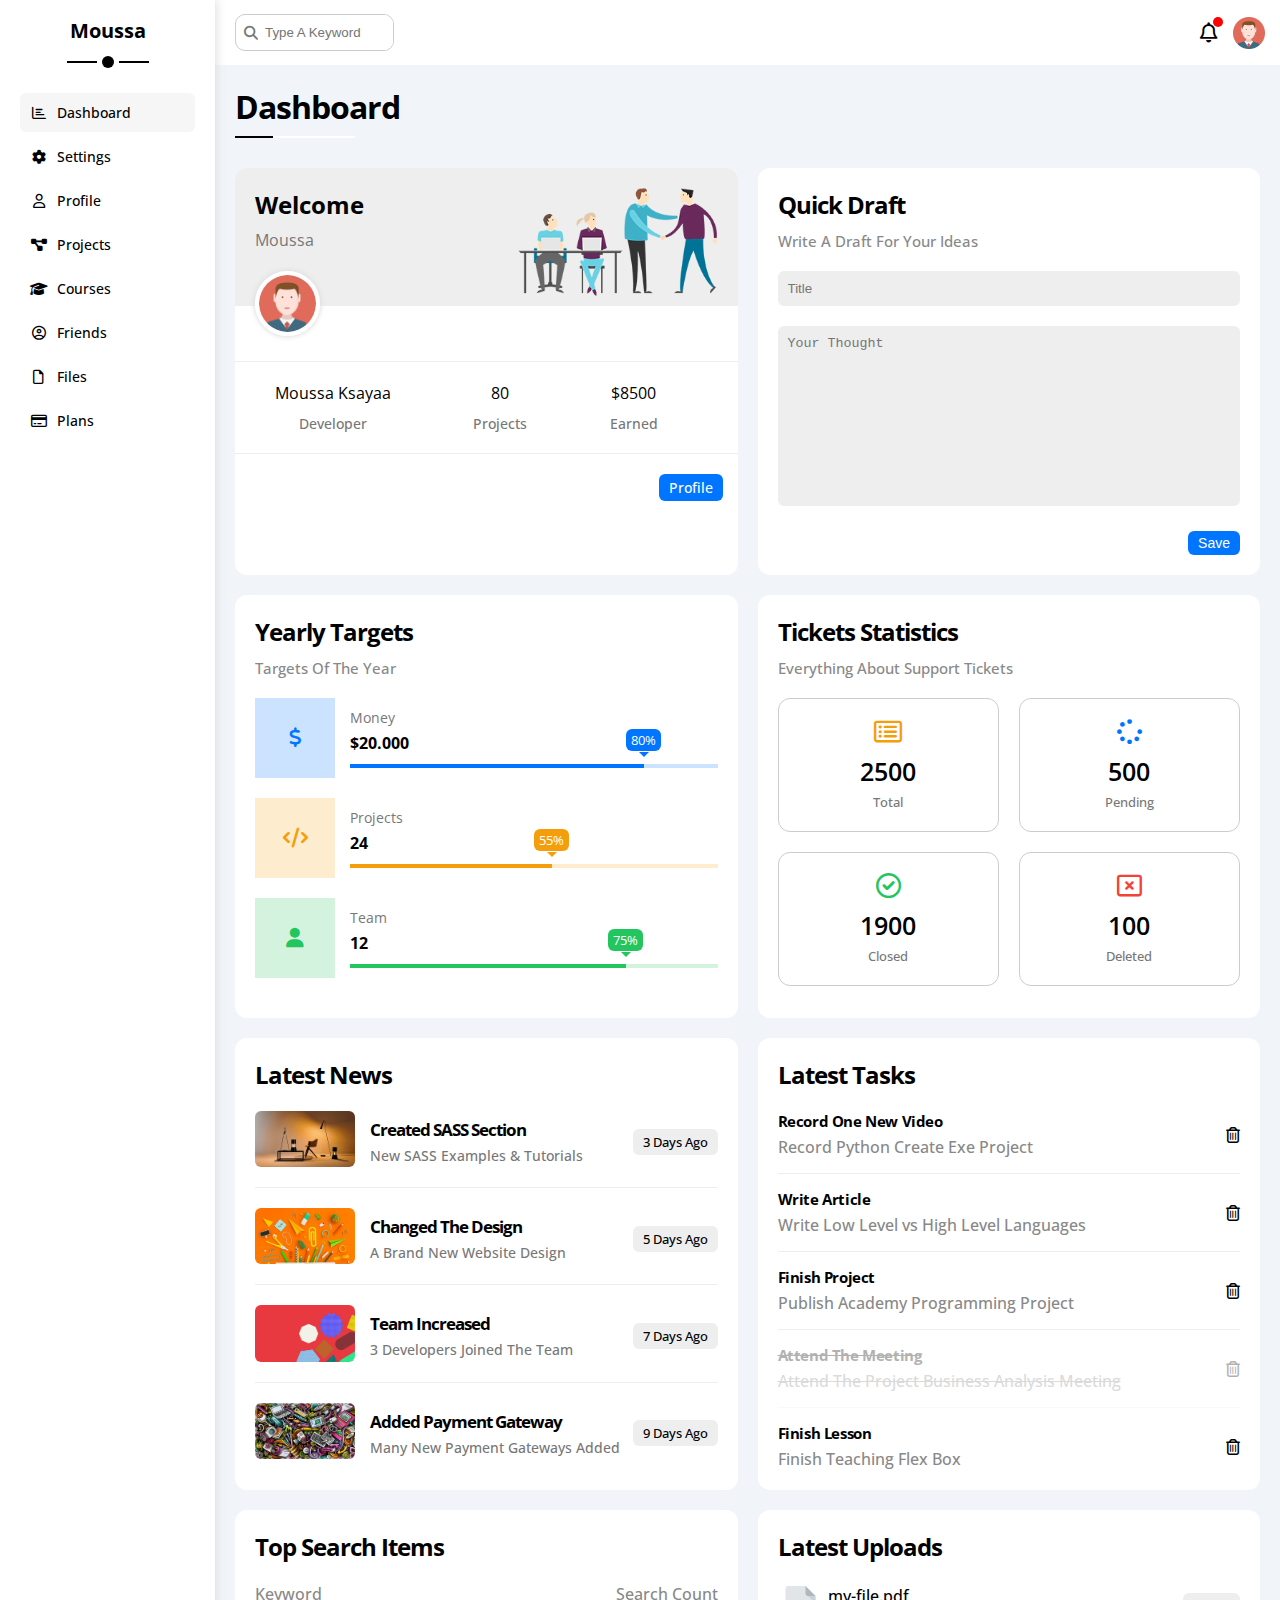
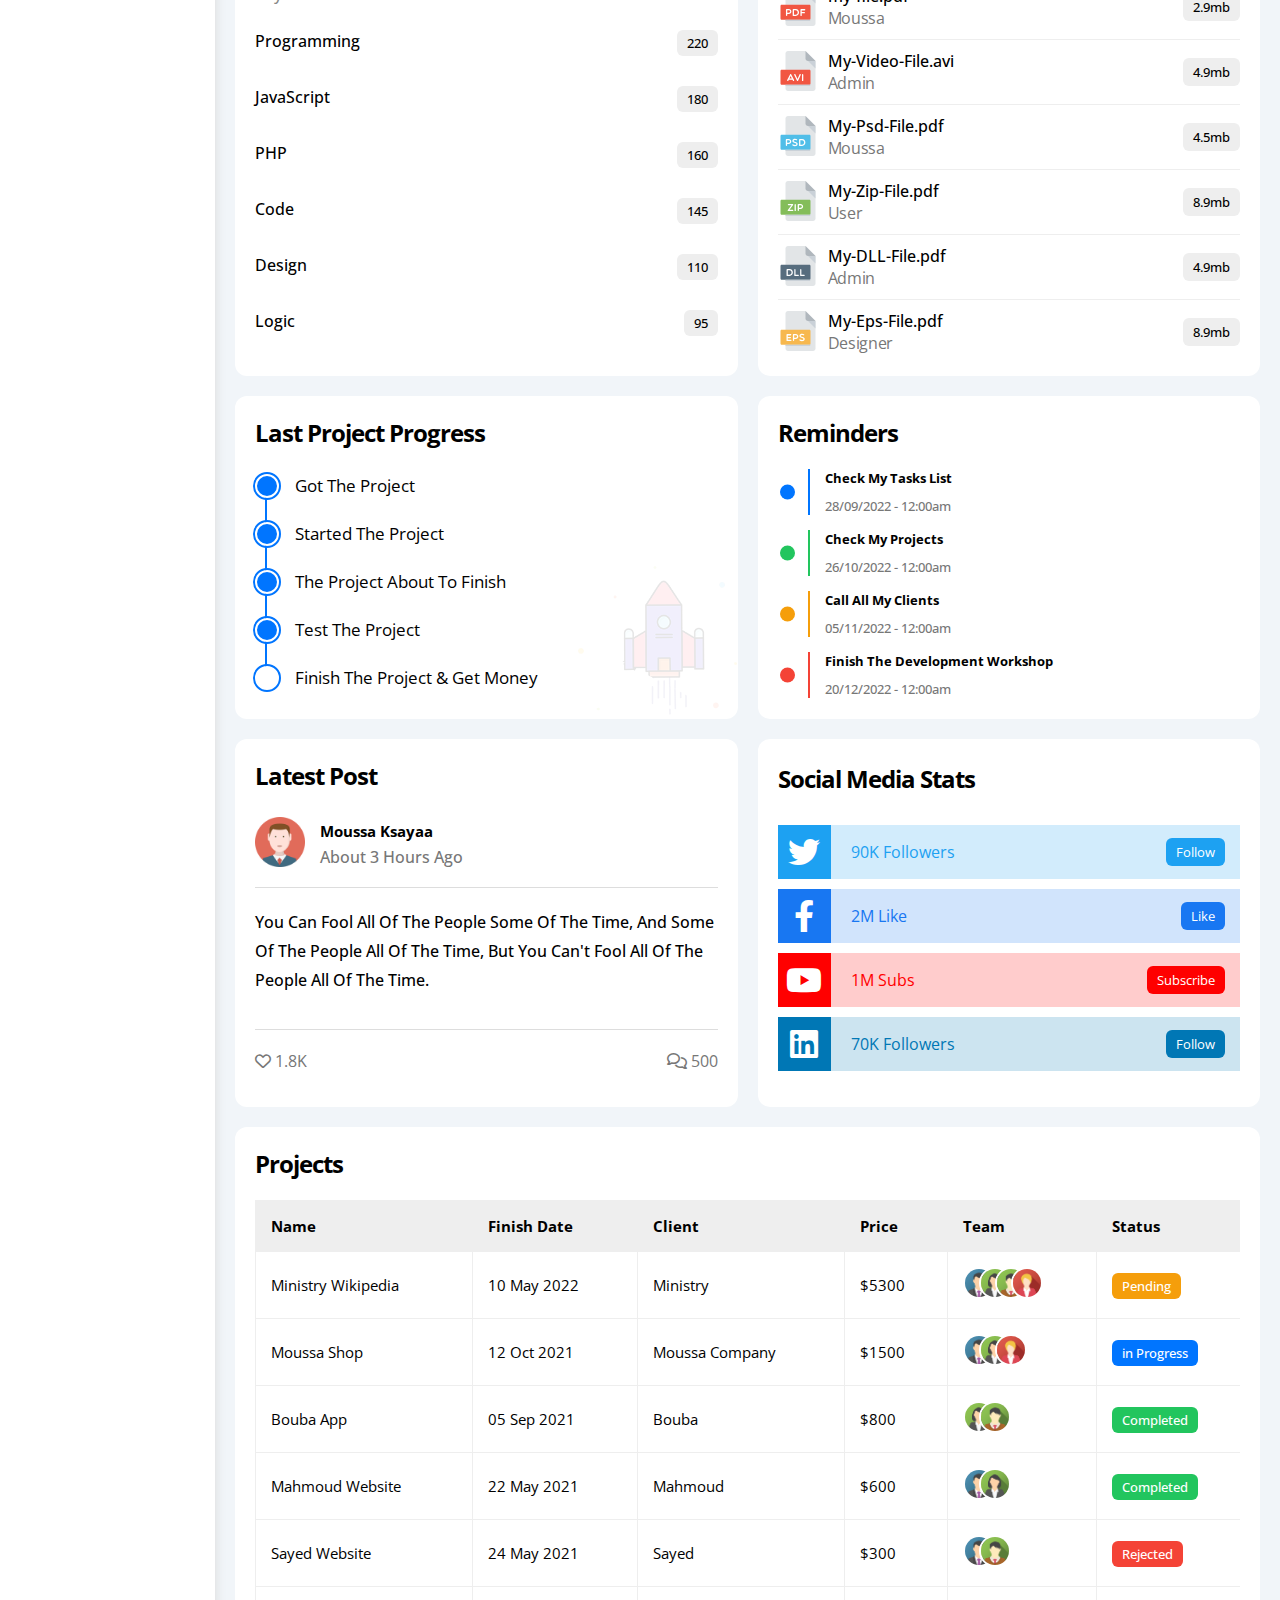
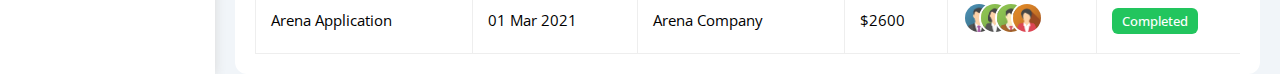
<file: index.html>
<!DOCTYPE html>
<html lang="en">
  <head>
    <meta charset="UTF-8" />
    <meta
      name="viewport"
      content="width=device-width, initial-scale=1.0" />
    <title>Dashboard</title>
    <!-- font awesome css file -->
    <link
      rel="stylesheet"
      href="./css/all.min.css" />
    <!-- main css file -->
    <link
      rel="stylesheet"
      href="./css/main.css" />
    <!-- google fonts: open sans -->
    <link
      rel="preconnect"
      href="https://fonts.googleapis.com" />
    <link
      rel="preconnect"
      href="https://fonts.gstatic.com"
      crossorigin />
    <link
      href="https://fonts.googleapis.com/css2?family=Cairo:wght@300;400;500;600;700&family=Open+Sans:ital,wght@0,300;0,400;0,500;0,600;0,700;0,800;1,300&display=swap"
      rel="stylesheet" />
  </head>
  <body>
    <div class="dashboard">
      <!-- start nav section -->
      <div class="nav">
        <h1>Moussa</h1>
        <div class="effect"></div>
        <ul class="links">
          <li>
            <a
              href="index.html"
              class="active">
              <i class="fa-regular fa-chart-bar fa-fw"></i>
              <span>Dashboard</span>
            </a>
          </li>
          <li>
            <a href="settings.html">
              <i class="fa-solid fa-gear fa-fw"></i>
              <span>Settings</span>
            </a>
          </li>
          <li>
            <a href="profile.html">
              <i class="fa-regular fa-user fa-fw"></i>
              <span>Profile</span>
            </a>
          </li>
          <li>
            <a href="projects.html">
              <i class="fa-solid fa-diagram-project fa-fw"></i>
              <span>Projects</span>
            </a>
          </li>
          <li>
            <a href="courses.html">
              <i class="fa-solid fa-graduation-cap fa-fw"></i>
              <span>Courses</span>
            </a>
          </li>
          <li>
            <a href="friends.html">
              <i class="fa-regular fa-circle-user fa-fw"></i>
              <span>Friends</span>
            </a>
          </li>
          <li>
            <a href="files.html">
              <i class="fa-regular fa-file fa-fw"></i>
              <span>Files</span>
            </a>
          </li>
          <li>
            <a href="plans.html">
              <i class="fa-regular fa-credit-card fa-fw"></i>
              <span>Plans</span>
            </a>
          </li>
        </ul>
      </div>
      <!-- end nav section -->
      <!-- start main section -->
      <div class="main">
        <!-- start header section -->
        <div class="header">
          <div class="search-box">
            <i class="fas fa-search"></i>
            <input
              type="text"
              name="search"
              title="search"
              placeholder="Type A Keyword" />
          </div>
          <div class="info">
            <div class="icon">
              <i class="far fa-bell fa-lg"></i>
            </div>
            <div class="img">
              <img
                src="imgs/avatar.png"
                alt="" />
            </div>
          </div>
        </div>
        <!-- end header section -->
        <!-- start content section -->
        <div class="content dash">
          <h1 class="title">Dashboard</h1>
          <div class="container">
            <div class="box welcome">
              <div class="heading">
                <div class="text">
                  <h2>Welcome</h2>
                  <p>Moussa</p>
                </div>
                <div class="img1">
                  <img
                    src="./imgs/welcome.png"
                    alt="" />
                </div>
                <div class="img2">
                  <img
                    src="./imgs/avatar.png"
                    alt="" />
                </div>
              </div>
              <div class="info">
                <div class="name">
                  Moussa Ksayaa
                  <span>Developer</span>
                </div>
                <div class="projects">
                  80
                  <span>Projects</span>
                </div>
                <div class="earned">
                  $8500
                  <span>Earned</span>
                </div>
              </div>
              <div class="more">
                <a href="Profile.html">Profile</a>
              </div>
            </div>
            <div class="box draft">
              <h2>Quick Draft</h2>
              <p>Write A Draft For Your Ideas</p>
              <form action="">
                <input
                  type="text"
                  name="title"
                  placeholder="Title" />
                <textarea
                  name="draft"
                  placeholder="Your Thought"></textarea>
                <input
                  type="submit"
                  value="Save" />
              </form>
            </div>
            <!-- box targets -->
            <div class="box targets">
              <h2>Yearly Targets</h2>
              <p>Targets Of The Year</p>
              <div class="box">
                <div class="icon dollar">
                  <i class="fa-regular fa-dollar-sign"></i>
                </div>
                <div class="info">
                  <span class="title">Money</span>
                  <span class="number"> $20.000 </span>
                  <div class="line dollar">
                    <div class="fill"></div>
                  </div>
                </div>
              </div>
              <div class="box">
                <div class="icon code"><i class="fa-solid fa-code"></i></div>
                <div class="info">
                  <span class="title">Projects</span>
                  <span class="number"> 24 </span>
                  <div class="line code">
                    <div class="fill"></div>
                  </div>
                </div>
              </div>
              <div class="box">
                <div class="icon user"><i class="fa-solid fa-user"></i></div>
                <div class="info">
                  <span class="title">Team</span>
                  <span class="number"> 12 </span>
                  <div class="line user">
                    <div class="fill"></div>
                  </div>
                </div>
              </div>
            </div>
            <!-- start tickets box -->
            <div class="box tickets">
              <h2>Tickets Statistics</h2>
              <p>Everything About Support Tickets</p>
              <div class="info">
                <div class="ticket">
                  <i class="fa-regular fa-rectangle-list orange"></i>
                  <span class="number"> 2500 </span>
                  <span class="word">Total</span>
                </div>
                <div class="ticket">
                  <i class="fa-solid fa-spinner blue"></i>
                  <span class="number"> 500 </span>
                  <span class="word">Pending</span>
                </div>
                <div class="ticket">
                  <i class="fa-regular fa-circle-check green"></i>
                  <span class="number"> 1900 </span>
                  <span class="word">Closed</span>
                </div>
                <div class="ticket">
                  <i class="fa-regular fa-rectangle-xmark red"></i>
                  <span class="number"> 100 </span>
                  <span class="word">Deleted</span>
                </div>
              </div>
            </div>
            <!-- start news box -->
            <div class="box news">
              <h2>Latest News</h2>
              <ul>
                <li>
                  <div class="img">
                    <img
                      src="./imgs/news-01.png"
                      alt="" />
                  </div>
                  <div class="text">
                    <h3>Created SASS Section</h3>
                    <p>New SASS Examples & Tutorials</p>
                  </div>
                  <div class="time">3 Days Ago</div>
                </li>
                <li>
                  <div class="img">
                    <img
                      src="./imgs/news-02.png"
                      alt="" />
                  </div>
                  <div class="text">
                    <h3>Changed The Design</h3>
                    <p>A Brand New Website Design</p>
                  </div>
                  <div class="time">5 Days Ago</div>
                </li>
                <li>
                  <div class="img">
                    <img
                      src="./imgs/news-03.png"
                      alt="" />
                  </div>
                  <div class="text">
                    <h3>Team Increased</h3>
                    <p>3 Developers Joined The Team</p>
                  </div>
                  <div class="time">7 Days Ago</div>
                </li>
                <li>
                  <div class="img">
                    <img
                      src="./imgs/news-04.png"
                      alt="" />
                  </div>
                  <div class="text">
                    <h3>Added Payment Gateway</h3>
                    <p>Many New Payment Gateways Added</p>
                  </div>
                  <div class="time">9 Days Ago</div>
                </li>
              </ul>
            </div>
            <!-- start tasks box -->
            <div class="box tasks">
              <h2>Latest Tasks</h2>
              <ul>
                <li>
                  <div class="text">
                    <h3>Record One New Video</h3>
                    <p>Record Python Create Exe Project</p>
                  </div>
                  <i class="fa-regular fa-trash-can"></i>
                </li>
                <li>
                  <div class="text">
                    <h3>Write Article</h3>
                    <p>Write Low Level vs High Level Languages</p>
                  </div>
                  <i class="fa-regular fa-trash-can"></i>
                </li>
                <li>
                  <div class="text">
                    <h3>Finish Project</h3>
                    <p>Publish Academy Programming Project</p>
                  </div>
                  <i class="fa-regular fa-trash-can"></i>
                </li>
                <li class="disabeld">
                  <div class="text">
                    <h3>Attend The Meeting</h3>
                    <p>Attend The Project Business Analysis Meeting</p>
                  </div>
                  <i class="fa-regular fa-trash-can"></i>
                </li>
                <li>
                  <div class="text">
                    <h3>Finish Lesson</h3>
                    <p>Finish Teaching Flex Box</p>
                  </div>
                  <i class="fa-regular fa-trash-can"></i>
                </li>
              </ul>
            </div>
            <!-- start top search box -->
            <div class="box topSearch">
              <h2>Top Search Items</h2>
              <p>Keyword<span>Search Count</span></p>
              <ul>
                <li>
                  <span class="name">Programming</span>
                  <span class="number">220</span>
                </li>
                <li>
                  <span class="name">JavaScript</span>
                  <span class="number">180</span>
                </li>
                <li>
                  <span class="name">PHP</span>
                  <span class="number">160</span>
                </li>
                <li>
                  <span class="name">Code</span>
                  <span class="number">145</span>
                </li>
                <li>
                  <span class="name">Design</span>
                  <span class="number">110</span>
                </li>
                <li>
                  <span class="name">Logic</span>
                  <span class="number">95</span>
                </li>
              </ul>
            </div>
            <!-- start uploads box -->
            <div class="box uploads">
              <h2>Latest Uploads</h2>
              <ul>
                <li>
                  <div class="img">
                    <img
                      src="./imgs/pdf.svg"
                      alt="" />
                  </div>
                  <div class="text">
                    <h3>my-file.pdf</h3>
                    <p>Moussa</p>
                  </div>
                  <div class="size">2.9mb</div>
                </li>
                <li>
                  <div class="img">
                    <img
                      src="./imgs/avi.svg"
                      alt="" />
                  </div>
                  <div class="text">
                    <h3>My-Video-File.avi</h3>
                    <p>Admin</p>
                  </div>
                  <div class="size">4.9mb</div>
                </li>
                <li>
                  <div class="img">
                    <img
                      src="./imgs/psd.svg"
                      alt="" />
                  </div>
                  <div class="text">
                    <h3>My-Psd-File.pdf</h3>
                    <p>Moussa</p>
                  </div>
                  <div class="size">4.5mb</div>
                </li>
                <li>
                  <div class="img">
                    <img
                      src="./imgs/zip.svg"
                      alt="" />
                  </div>
                  <div class="text">
                    <h3>My-Zip-File.pdf</h3>
                    <p>User</p>
                  </div>
                  <div class="size">8.9mb</div>
                </li>
                <li>
                  <div class="img">
                    <img
                      src="./imgs/dll.svg"
                      alt="" />
                  </div>
                  <div class="text">
                    <h3>My-DLL-File.pdf</h3>
                    <p>Admin</p>
                  </div>
                  <div class="size">4.9mb</div>
                </li>
                <li>
                  <div class="img">
                    <img
                      src="./imgs/eps.svg"
                      alt="" />
                  </div>
                  <div class="text">
                    <h3>My-Eps-File.pdf</h3>
                    <p>Designer</p>
                  </div>
                  <div class="size">8.9mb</div>
                </li>
              </ul>
            </div>
            <!-- start progress box -->
            <div class="box progress">
              <h2>Last Project Progress</h2>
              <ul>
                <li>Got The Project</li>
                <li>Started The Project</li>
                <li>The Project About To Finish</li>
                <li>Test The Project</li>
                <li>Finish The Project & Get Money</li>
              </ul>
              <div class="img">
                <img
                  src="./imgs/project.png"
                  alt="" />
              </div>
            </div>
            <!-- start reminders box -->
            <div class="box reminders">
              <h2>Reminders</h2>
              <ul>
                <li class="blue">
                  <h3>Check My Tasks List</h3>
                  <p class="date">28/09/2022 - 12:00am</p>
                </li>
                <li class="green">
                  <h3>Check My Projects</h3>
                  <p class="date">26/10/2022 - 12:00am</p>
                </li>
                <li class="orange">
                  <h3>Call All My Clients</h3>
                  <p class="date">05/11/2022 - 12:00am</p>
                </li>
                <li class="red">
                  <h3>Finish The Development Workshop</h3>
                  <p class="date">20/12/2022 - 12:00am</p>
                </li>
              </ul>
            </div>
            <!-- start post box -->
            <div class="box post">
              <h2>Latest Post</h2>
              <div class="person">
                <div class="img">
                  <img
                    src="./imgs/avatar.png"
                    alt="" />
                </div>
                <div class="text">
                  <h3>Moussa Ksayaa</h3>
                  <p>About 3 Hours Ago</p>
                </div>
              </div>
              <div class="description">
                <p>
                  You Can Fool All Of The People Some Of The Time, And Some Of
                  The People All Of The Time, But You Can't Fool All Of The
                  People All Of The Time.
                </p>
              </div>
              <div class="reaction">
                <div class="like">
                  <i class="fa-regular fa-heart"></i>
                  <span>1.8K</span>
                </div>
                <div class="comment">
                  <i class="fa-regular fa-comments"></i>
                  <span>500</span>
                </div>
              </div>
            </div>
            <!-- start social box -->
            <div class="box social">
              <h2>Social Media Stats</h2>
              <ul>
                <li class="twitter">
                  <div class="icon">
                    <i class="fa-brands fa-twitter"></i>
                  </div>
                  <p>90K Followers</p>
                  <a href="#">Follow</a>
                </li>
                <li class="facebook">
                  <div class="icon">
                    <i class="fa-brands fa-facebook-f"></i>
                  </div>
                  <p>2M Like</p>
                  <a href="#">Like</a>
                </li>
                <li class="youtube">
                  <div class="icon">
                    <i class="fa-brands fa-youtube"></i>
                  </div>
                  <p>1M Subs</p>
                  <a href="#">Subscribe</a>
                </li>
                <li class="linkedin">
                  <div class="icon">
                    <i class="fa-brands fa-linkedin"></i>
                  </div>
                  <p>70K Followers</p>
                  <a href="#">Follow</a>
                </li>
              </ul>
            </div>
          </div>
          <!-- start projects -->
          <div class="projects">
            <h2>Projects</h2>
            <div class="table">
            <table>
              <thead>
                <th>Name</th>
                <th>Finish Date</th>
                <th>Client</th>
                <th>Price</th>
                <th>Team</th>
                <th>Status</th>
              </thead>
              <tbody>
                <tr>
                  <td>Ministry Wikipedia</td>
                  <td>10 May 2022</td>
                  <td>Ministry</td>
                  <td>$5300</td>
                  <td>
                    <div class="team">
                      <div class="img"><img
                        src="./imgs/team-01.png"
                        alt="" /></div>
                      <div class="img"><img
                        src="./imgs/team-02.png"
                        alt="" /></div>
                      <div class="img"><img
                        src="./imgs/team-03.png"
                        alt="" /></div>
                      <div class="img"><img
                        src="./imgs/team-05.png"
                        alt="" /></div>
                    </div>
                  </td>
                  <td>
                    <span class="pending">Pending</span>
                  </td>
                </tr>
                <tr>
                  <td>Moussa Shop</td>
                  <td>12 Oct 2021</td>
                  <td>Moussa Company</td>
                  <td>$1500</td>
                  <td>
                    <div class="team">
                      <div class="img"><img
                        src="./imgs/team-01.png"
                        alt="" /></div>
                      <div class="img"><img
                        src="./imgs/team-02.png"
                        alt="" /></div>
                      <div class="img"><img
                        src="./imgs/team-05.png"
                        alt="" /></div>
                    </div>
                  </td>
                  <td>
                    <span class="in-progress">in Progress</span>
                  </td>
                </tr>
                <tr>
                  <td>Bouba App</td>
                  <td>05 Sep 2021</td>
                  <td>Bouba</td>
                  <td>$800</td>
                  <td>
                    <div class="team">
                      <div class="img"><img
                        src="./imgs/team-02.png"
                        alt="" /></div>
                      <div class="img"><img
                        src="./imgs/team-03.png"
                        alt="" /></div>
                    </div>
                  </td>
                  <td>
                    <span class="completed">Completed</span>
                  </td>
                </tr>
                <tr>
                  <td>Mahmoud Website</td>
                  <td>22 May 2021</td>
                  <td>Mahmoud</td>
                  <td>$600</td>
                  <td>
                    <div class="team">
                      <div class="img"><img
                        src="./imgs/team-01.png"
                        alt="" /></div>
                      <div class="img"><img
                        src="./imgs/team-02.png"
                        alt="" /></div>
                    </div>
                  </td>
                  <td>
                    <span class="completed">Completed</span>
                  </td>
                </tr>
                <tr>
                  <td>Sayed Website</td>
                  <td>24 May 2021</td>
                  <td>Sayed</td>
                  <td>$300</td>
                  <td>
                    <div class="team">
                      <div class="img"><img
                        src="./imgs/team-01.png"
                        alt="" /></div>
                      <div class="img"><img
                        src="./imgs/team-03.png"
                        alt="" /></div>
                    </div>
                  </td>
                  <td>
                    <span class="rejected">Rejected</span>
                  </td>
                </tr>
                <tr>
                  <td>Arena Application</td>
                  <td>01 Mar 2021</td>
                  <td>Arena Company</td>
                  <td>$2600</td>
                  <td>
                    <div class="team">
                      <div class="img"><img
                        src="./imgs/team-01.png"
                        alt="" /></div>
                      <div class="img"><img
                        src="./imgs/team-02.png"
                        alt="" /></div>
                      <div class="img"><img
                        src="./imgs/team-03.png"
                        alt="" /></div>
                      <div class="img"><img
                        src="./imgs/team-04.png"
                        alt="" /></div>
                    </div>
                  </td>
                  <td>
                    <span class="completed">Completed</span>
                  </td>
                </tr>
              </tbody>
            </table>
          </div>
          </div>
        </div>
        <!-- end content section -->
      </div>
      <!-- end main section -->
    </div>
  </body>
</html>
</file>
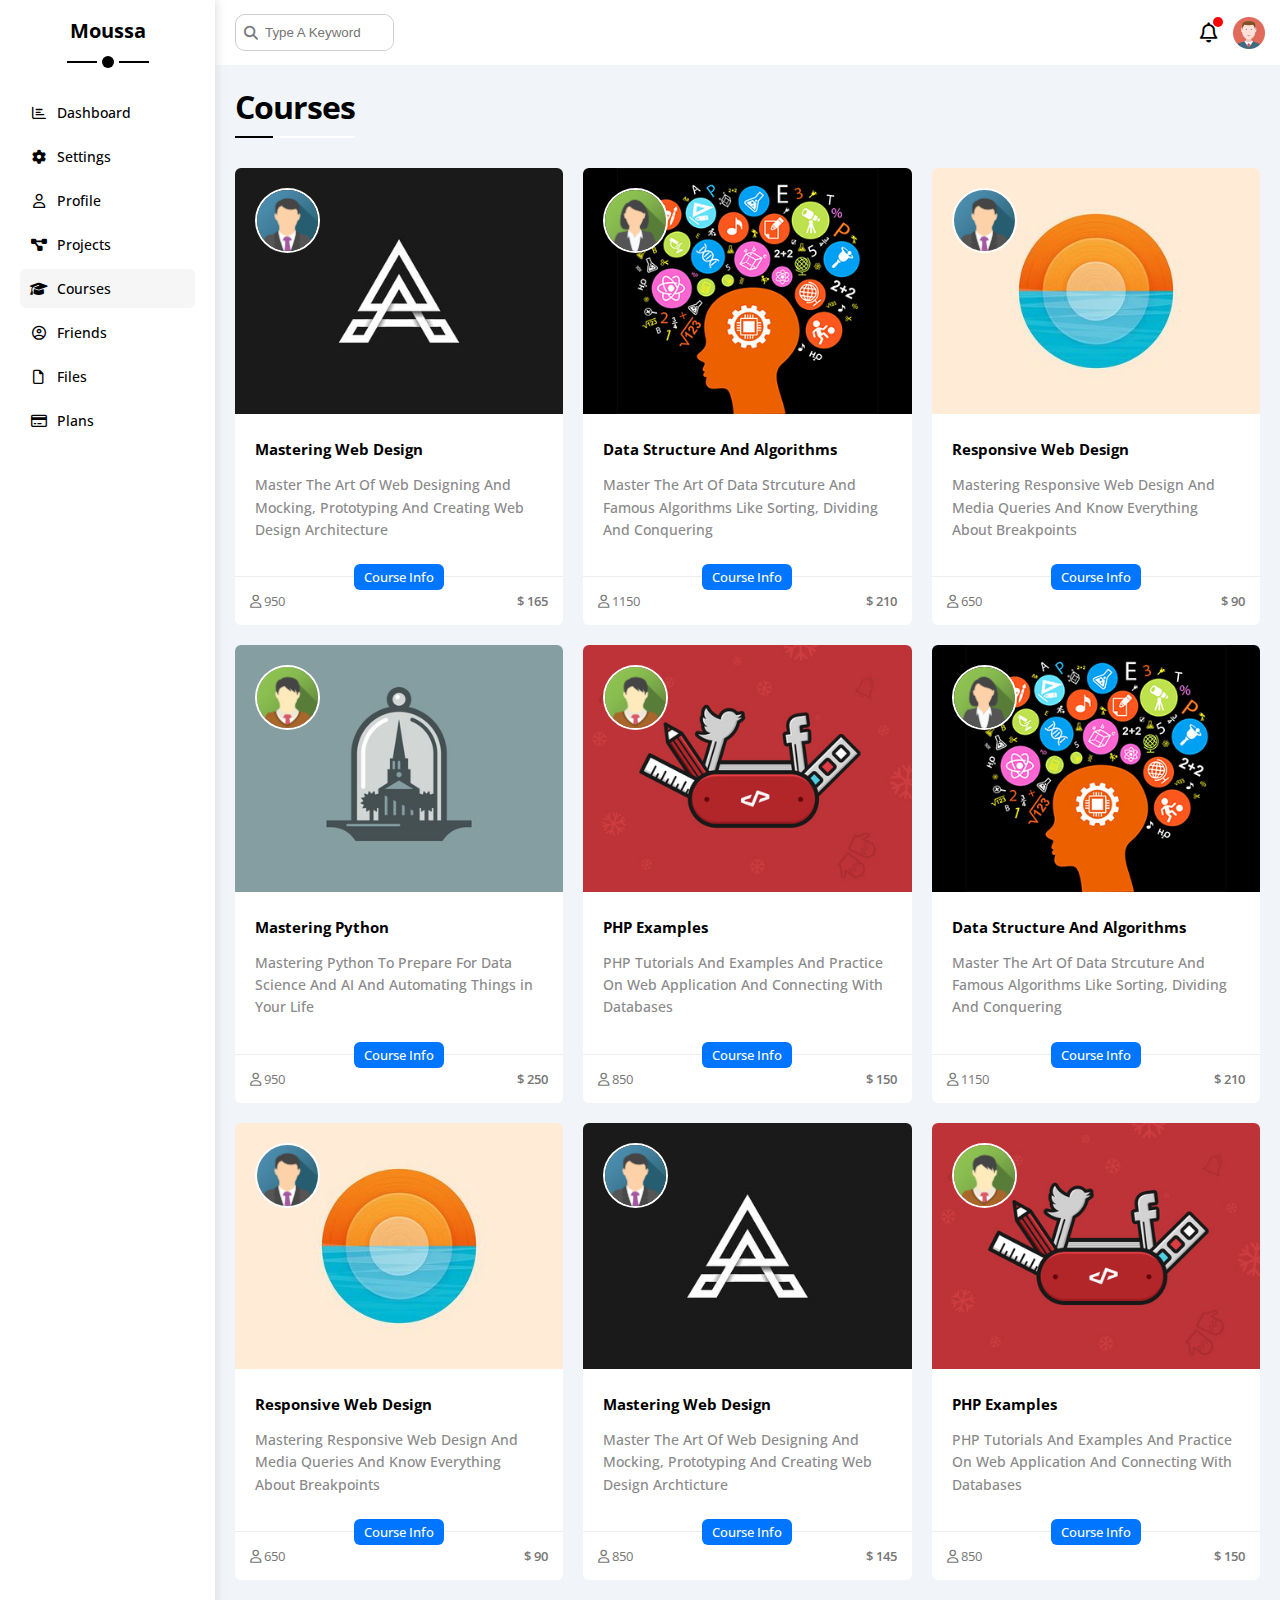
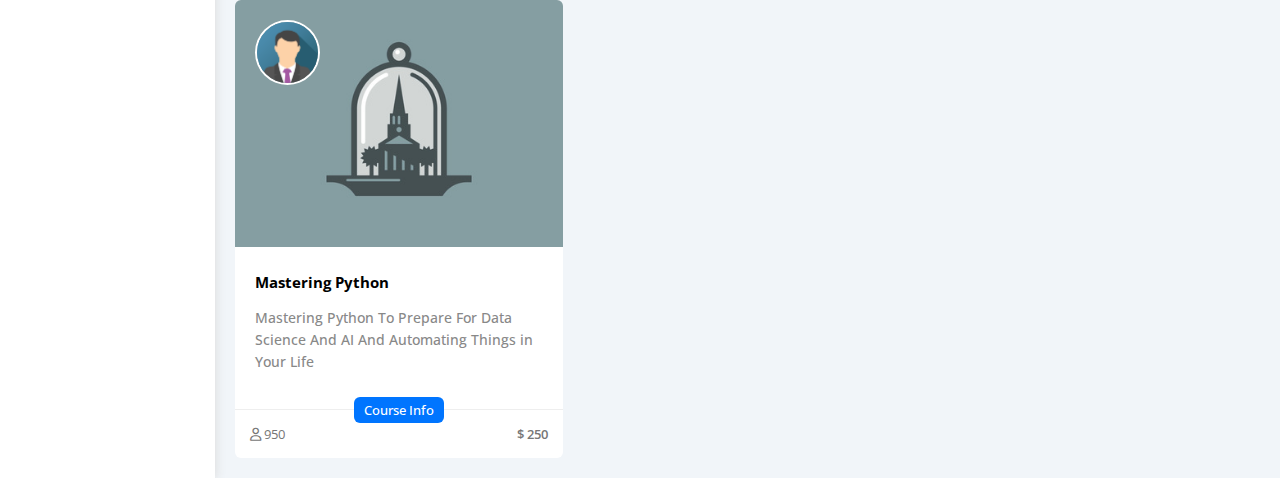
<file: courses.html>
<!DOCTYPE html>
<html lang="en">
  <head>
    <meta charset="UTF-8" />
    <meta
      name="viewport"
      content="width=device-width, initial-scale=1.0" />
    <title>Dashboard - Courses</title>
    <!-- font awesome css file -->
    <link
      rel="stylesheet"
      href="./css/all.min.css" />
    <!-- main css file -->
    <link
      rel="stylesheet"
      href="./css/main.css" />
    <!-- google fonts: open sans -->
    <link
      rel="preconnect"
      href="https://fonts.googleapis.com" />
    <link
      rel="preconnect"
      href="https://fonts.gstatic.com"
      crossorigin />
    <link
      href="https://fonts.googleapis.com/css2?family=Cairo:wght@300;400;500;600;700&family=Open+Sans:ital,wght@0,300;0,400;0,500;0,600;0,700;0,800;1,300&display=swap"
      rel="stylesheet" />
  </head>
  <body>
    <div class="dashboard">
      <!-- start nav section -->
      <div class="nav">
        <h1>Moussa</h1>
        <div class="effect"></div>
        <ul class="links">
          <li>
            <a href="index.html">
              <i class="fa-regular fa-chart-bar fa-fw"></i>
              <span>Dashboard</span>
            </a>
          </li>
          <li>
            <a href="settings.html">
              <i class="fa-solid fa-gear fa-fw"></i>
              <span>Settings</span>
            </a>
          </li>
          <li>
            <a href="profile.html">
              <i class="fa-regular fa-user fa-fw"></i>
              <span>Profile</span>
            </a>
          </li>
          <li>
            <a href="projects.html">
              <i class="fa-solid fa-diagram-project fa-fw"></i>
              <span>Projects</span>
            </a>
          </li>
          <li>
            <a
              href="courses.html"
              class="active">
              <i class="fa-solid fa-graduation-cap fa-fw"></i>
              <span>Courses</span>
            </a>
          </li>
          <li>
            <a href="friends.html">
              <i class="fa-regular fa-circle-user fa-fw"></i>
              <span>Friends</span>
            </a>
          </li>
          <li>
            <a href="files.html">
              <i class="fa-regular fa-file fa-fw"></i>
              <span>Files</span>
            </a>
          </li>
          <li>
            <a href="plans.html">
              <i class="fa-regular fa-credit-card fa-fw"></i>
              <span>Plans</span>
            </a>
          </li>
        </ul>
      </div>
      <!-- end nav section -->
      <!-- start main section -->
      <div class="main">
        <!-- start header section -->
        <div class="header">
          <div class="search-box">
            <i class="fas fa-search"></i>
            <input
              type="text"
              name="search"
              title="search"
              placeholder="Type A Keyword" />
          </div>
          <div class="info">
            <div class="icon">
              <i class="far fa-bell fa-lg"></i>
            </div>
            <div class="img">
              <img
                src="imgs/avatar.png"
                alt="" />
            </div>
          </div>
        </div>
        <!-- end header section -->
        <!-- start content section -->
        <div class="content courses">
          <h1 class="title">Courses</h1>
          <div class="container">
            <div class="course">
              <div class="img">
                <img class="background"
                  src="./imgs/course-01.jpg"
                  alt="" />
                <img class="person"
                  src="./imgs/team-01.png"
                  alt="" />
              </div>
              <div class="description">
                <h3>Mastering Web Design</h3>
                <p>
                  Master The Art Of Web Designing And Mocking, Prototyping And
                  Creating Web Design Architecture
                </p>
              </div>
              <div class="info">
                <div class="members">
                  <i class="fa-regular fa-user"></i>
                  950
                </div>
                <div class="price">$ 165</div>
              </div>
            </div>
            <div class="course">
              <div class="img">
                <img class="background"
                  src="./imgs/course-02.jpg"
                  alt="" />
                <img class="person"
                  src="./imgs/team-02.png"
                  alt="" />
              </div>
              <div class="description">
                <h3>Data Structure And Algorithms</h3>
                <p>
                  Master The Art Of Data Strcuture And Famous Algorithms Like
                  Sorting, Dividing And Conquering
                </p>
              </div>
              <div class="info">
                <div class="members">
                  <i class="fa-regular fa-user"></i>
                  1150
                </div>
                <div class="price">$ 210</div>
              </div>
            </div>
            <div class="course">
              <div class="img">
                <img class="background"
                  src="./imgs/course-03.jpg"
                  alt="" />
                <img class="person"
                  src="./imgs/team-01.png"
                  alt="" />
              </div>
              <div class="description">
                <h3>Responsive Web Design</h3>
                <p>
                  Mastering Responsive Web Design And Media Queries And Know
                  Everything About Breakpoints
                </p>
              </div>
              <div class="info">
                <div class="members">
                  <i class="fa-regular fa-user"></i>
                  650
                </div>
                <div class="price">$ 90</div>
              </div>
            </div>
            <div class="course">
              <div class="img">
                <img class="background"
                  src="./imgs/course-04.jpg"
                  alt="" />
                <img class="person"
                  src="./imgs/team-03.png"
                  alt="" />
              </div>
              <div class="description">
                <h3>Mastering Python</h3>
                <p>
                  Mastering Python To Prepare For Data Science And AI And
                  Automating Things in Your Life
                </p>
              </div>
              <div class="info">
                <div class="members">
                  <i class="fa-regular fa-user"></i>
                  950
                </div>
                <div class="price">$ 250</div>
              </div>
            </div>
            <div class="course">
              <div class="img">
                <img class="background"
                  src="./imgs/course-05.jpg"
                  alt="" />
                <img class="person"
                  src="./imgs/team-03.png"
                  alt="" />
              </div>
              <div class="description">
                <h3>PHP Examples</h3>
                <p>
                  PHP Tutorials And Examples And Practice On Web Application And
                  Connecting With Databases
                </p>
              </div>
              <div class="info">
                <div class="members">
                  <i class="fa-regular fa-user"></i>
                  850
                </div>
                <div class="price">$ 150</div>
              </div>
            </div>
            <div class="course">
              <div class="img">
                <img class="background"
                  src="./imgs/course-02.jpg"
                  alt="" />
                <img class="person"
                  src="./imgs/team-02.png"
                  alt="" />
              </div>
              <div class="description">
                <h3>Data Structure And Algorithms</h3>
                <p>
                  Master The Art Of Data Strcuture And Famous Algorithms Like
                  Sorting, Dividing And Conquering
                </p>
              </div>
              <div class="info">
                <div class="members">
                  <i class="fa-regular fa-user"></i>
                  1150
                </div>
                <div class="price">$ 210</div>
              </div>
            </div>
            <div class="course">
              <div class="img">
                <img class="background"
                  src="./imgs/course-03.jpg"
                  alt="" />
                <img class="person"
                  src="./imgs/team-01.png"
                  alt="" />
              </div>
              <div class="description">
                <h3>Responsive Web Design</h3>
                <p>
                  Mastering Responsive Web Design And Media Queries And Know
                  Everything About Breakpoints
                </p>
              </div>
              <div class="info">
                <div class="members">
                  <i class="fa-regular fa-user"></i>
                  650
                </div>
                <div class="price">$ 90</div>
              </div>
            </div>
            <div class="course">
              <div class="img">
                <img class="background"
                  src="./imgs/course-01.jpg"
                  alt="" />
                <img class="person"
                  src="./imgs/team-01.png"
                  alt="" />
              </div>
              <div class="description">
                <h3>Mastering Web Design</h3>
                <p>
                  Master The Art Of Web Designing And Mocking, Prototyping And
                  Creating Web Design Archticture
                </p>
              </div>
              <div class="info">
                <div class="members">
                  <i class="fa-regular fa-user"></i>
                  850
                </div>
                <div class="price">$ 145</div>
              </div>
            </div>
            <div class="course">
              <div class="img">
                <img class="background"
                  src="./imgs/course-05.jpg"
                  alt="" />
                <img class="person"
                  src="./imgs/team-03.png"
                  alt="" />
              </div>
              <div class="description">
                <h3>PHP Examples</h3>
                <p>
                  PHP Tutorials And Examples And Practice On Web Application And
                  Connecting With Databases
                </p>
              </div>
              <div class="info">
                <div class="members">
                  <i class="fa-regular fa-user"></i>
                  850
                </div>
                <div class="price">$ 150</div>
              </div>
            </div>
            <div class="course">
              <div class="img">
                <img class="background"
                  src="./imgs/course-04.jpg"
                  alt="" />
                <img class="person"
                  src="./imgs/team-01.png"
                  alt="" />
              </div>
              <div class="description">
                <h3>Mastering Python</h3>
                <p>
                  Mastering Python To Prepare For Data Science And AI And
                  Automating Things in Your Life
                </p>
              </div>
              <div class="info">
                <div class="members">
                  <i class="fa-regular fa-user"></i>
                  950
                </div>
                <div class="price">$ 250</div>
              </div>
            </div>
          </div>
        </div>
        <!-- end content section -->
      </div>
      <!-- end main section -->
    </div>
  </body>
</html>
</file>
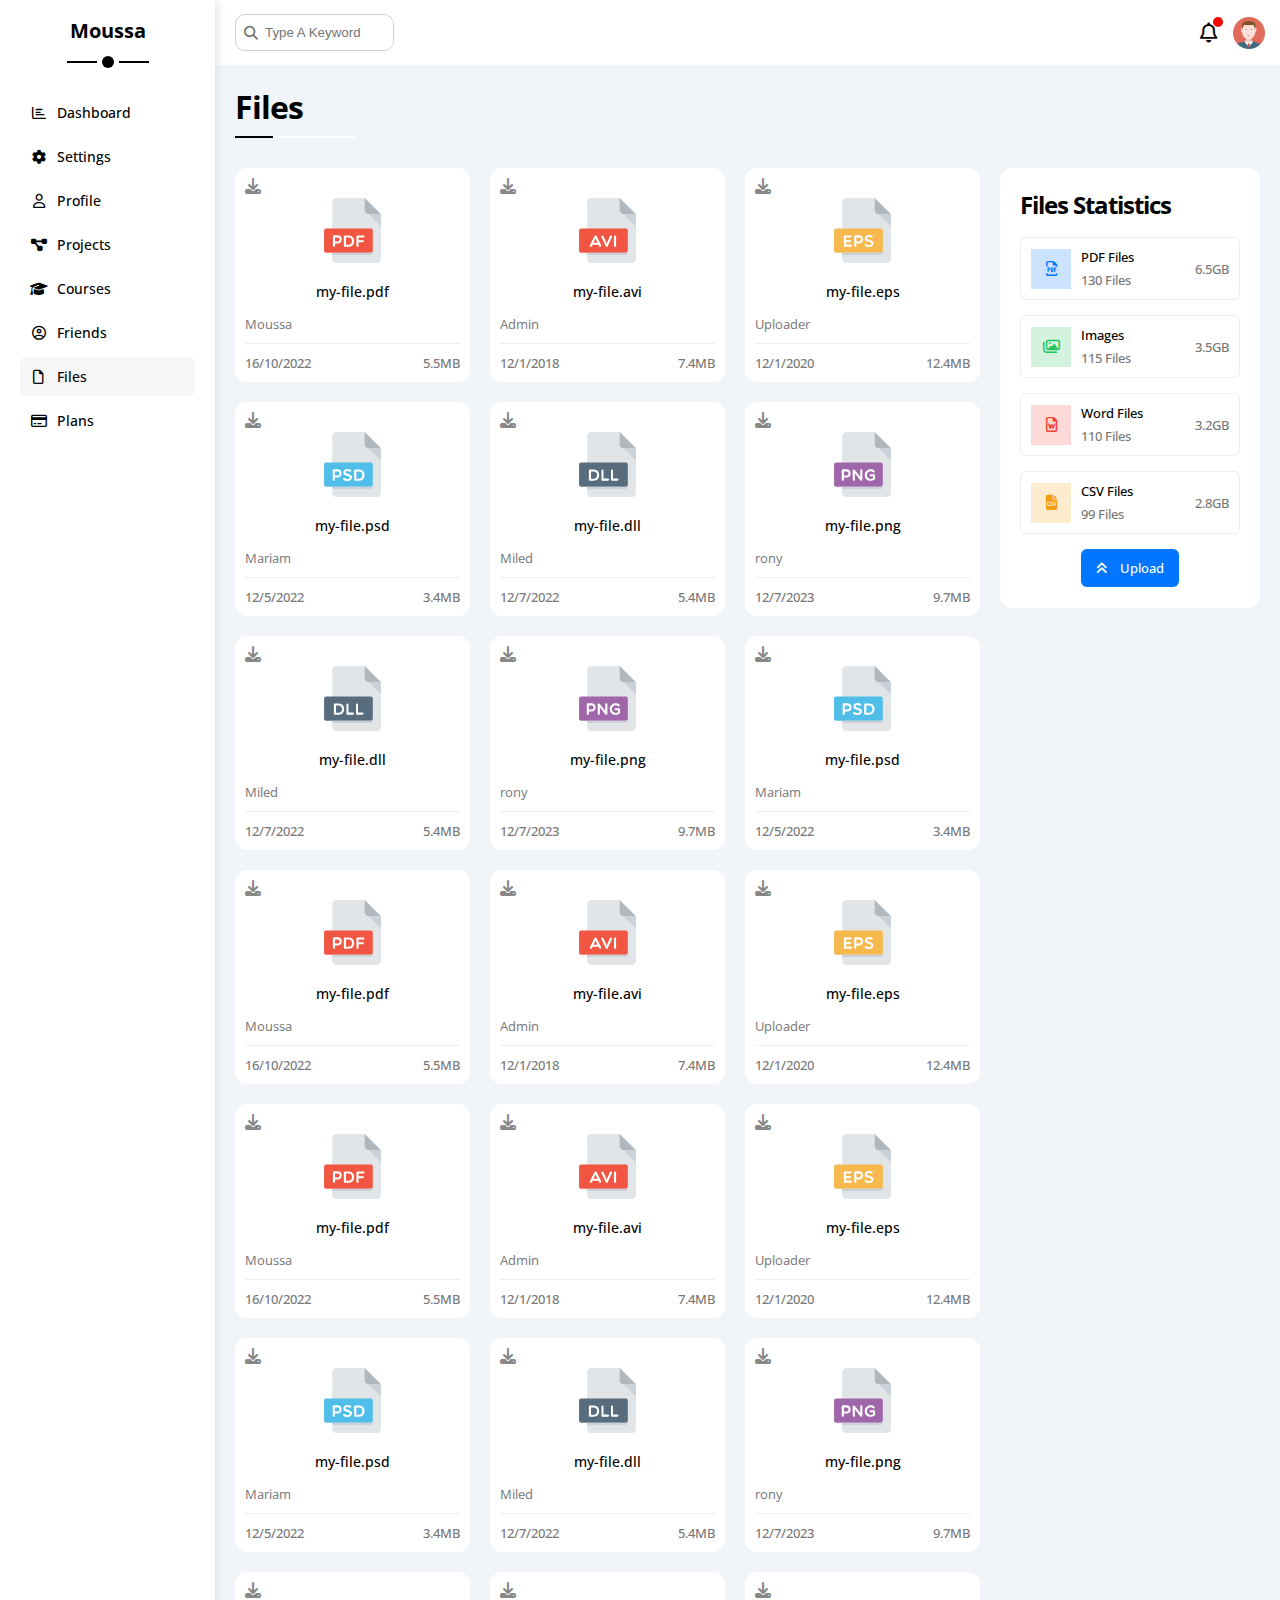
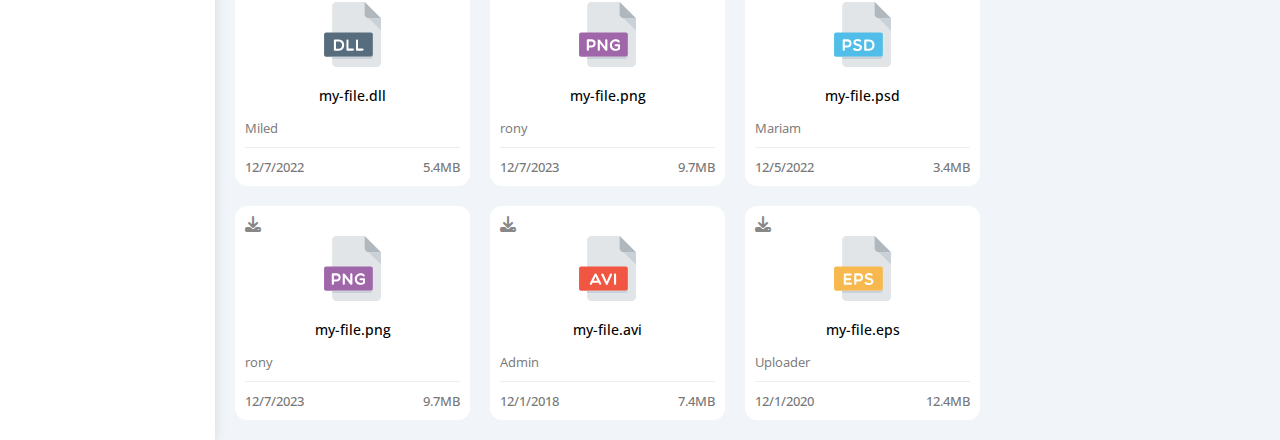
<file: files.html>
<!DOCTYPE html>
<html lang="en">
  <head>
    <meta charset="UTF-8" />
    <meta
      name="viewport"
      content="width=device-width, initial-scale=1.0" />
    <title>Dashboard - Files</title>
    <!-- font awesome css file -->
    <link
      rel="stylesheet"
      href="./css/all.min.css" />
    <!-- main css file -->
    <link
      rel="stylesheet"
      href="./css/main.css" />
    <!-- google fonts: open sans -->
    <link
      rel="preconnect"
      href="https://fonts.googleapis.com" />
    <link
      rel="preconnect"
      href="https://fonts.gstatic.com"
      crossorigin />
    <link
      href="https://fonts.googleapis.com/css2?family=Cairo:wght@300;400;500;600;700&family=Open+Sans:ital,wght@0,300;0,400;0,500;0,600;0,700;0,800;1,300&display=swap"
      rel="stylesheet" />
  </head>
  <body>
    <div class="dashboard">
      <!-- start nav section -->
      <div class="nav">
        <h1>Moussa</h1>
        <div class="effect"></div>
        <ul class="links">
          <li>
            <a href="index.html">
              <i class="fa-regular fa-chart-bar fa-fw"></i>
              <span>Dashboard</span>
            </a>
          </li>
          <li>
            <a href="settings.html">
              <i class="fa-solid fa-gear fa-fw"></i>
              <span>Settings</span>
            </a>
          </li>
          <li>
            <a href="profile.html">
              <i class="fa-regular fa-user fa-fw"></i>
              <span>Profile</span>
            </a>
          </li>
          <li>
            <a href="projects.html">
              <i class="fa-solid fa-diagram-project fa-fw"></i>
              <span>Projects</span>
            </a>
          </li>
          <li>
            <a href="courses.html">
              <i class="fa-solid fa-graduation-cap fa-fw"></i>
              <span>Courses</span>
            </a>
          </li>
          <li>
            <a href="friends.html">
              <i class="fa-regular fa-circle-user fa-fw"></i>
              <span>Friends</span>
            </a>
          </li>
          <li>
            <a
              href="files.html"
              class="active">
              <i class="fa-regular fa-file fa-fw"></i>
              <span>Files</span>
            </a>
          </li>
          <li>
            <a href="plans.html">
              <i class="fa-regular fa-credit-card fa-fw"></i>
              <span>Plans</span>
            </a>
          </li>
        </ul>
      </div>
      <!-- end nav section -->
      <!-- start main section -->
      <div class="main">
        <!-- start header section -->
        <div class="header">
          <div class="search-box">
            <i class="fas fa-search"></i>
            <input
              type="text"
              name="search"
              title="search"
              placeholder="Type A Keyword" />
          </div>
          <div class="info">
            <div class="icon">
              <i class="far fa-bell fa-lg"></i>
            </div>
            <div class="img">
              <img
                src="imgs/avatar.png"
                alt="" />
            </div>
          </div>
        </div>
        <!-- end header section -->
        <!-- start content section -->
        <div class="content files">
          <h1 class="title">Files</h1>
          <div class="container">
            <div class="my-files">
              <div class="file">
                <div class="img">
                  <img
                    src="./imgs/pdf.svg"
                    alt="" />
                </div>
                <h3>my-file.pdf</h3>
                <span class="person">Moussa</span>
                <div class="time">
                  <span class="date">16/10/2022</span>
                  <span class="size">5.5MB</span>
                </div>
              </div>
              <div class="file">
                <div class="img">
                  <img
                    src="./imgs/avi.svg"
                    alt="" />
                </div>
                <h3>my-file.avi</h3>
                <span class="person">Admin</span>
                <div class="time">
                  <span class="date">12/1/2018</span>
                  <span class="size">7.4MB</span>
                </div>
              </div>
              <div class="file">
                <div class="img">
                  <img
                    src="./imgs/eps.svg"
                    alt="" />
                </div>
                <h3>my-file.eps</h3>
                <span class="person">Uploader</span>
                <div class="time">
                  <span class="date">12/1/2020</span>
                  <span class="size">12.4MB</span>
                </div>
              </div>
              <div class="file">
                <div class="img">
                  <img
                    src="./imgs/psd.svg"
                    alt="" />
                </div>
                <h3>my-file.psd</h3>
                <span class="person">Mariam</span>
                <div class="time">
                  <span class="date">12/5/2022</span>
                  <span class="size">3.4MB</span>
                </div>
              </div>
              <div class="file">
                <div class="img">
                  <img
                    src="./imgs/dll.svg"
                    alt="" />
                </div>
                <h3>my-file.dll</h3>
                <span class="person">Miled</span>
                <div class="time">
                  <span class="date">12/7/2022</span>
                  <span class="size">5.4MB</span>
                </div>
              </div>
              <div class="file">
                <div class="img">
                  <img
                    src="./imgs/png.svg"
                    alt="" />
                </div>
                <h3>my-file.png</h3>
                <span class="person">rony</span>
                <div class="time">
                  <span class="date">12/7/2023</span>
                  <span class="size">9.7MB</span>
                </div>
              </div>
              <div class="file">
                <div class="img">
                  <img
                    src="./imgs/dll.svg"
                    alt="" />
                </div>
                <h3>my-file.dll</h3>
                <span class="person">Miled</span>
                <div class="time">
                  <span class="date">12/7/2022</span>
                  <span class="size">5.4MB</span>
                </div>
              </div>
              <div class="file">
                <div class="img">
                  <img
                    src="./imgs/png.svg"
                    alt="" />
                </div>
                <h3>my-file.png</h3>
                <span class="person">rony</span>
                <div class="time">
                  <span class="date">12/7/2023</span>
                  <span class="size">9.7MB</span>
                </div>
              </div>
              <div class="file">
                <div class="img">
                  <img
                    src="./imgs/psd.svg"
                    alt="" />
                </div>
                <h3>my-file.psd</h3>
                <span class="person">Mariam</span>
                <div class="time">
                  <span class="date">12/5/2022</span>
                  <span class="size">3.4MB</span>
                </div>
              </div>
              <div class="file">
                <div class="img">
                  <img
                    src="./imgs/pdf.svg"
                    alt="" />
                </div>
                <h3>my-file.pdf</h3>
                <span class="person">Moussa</span>
                <div class="time">
                  <span class="date">16/10/2022</span>
                  <span class="size">5.5MB</span>
                </div>
              </div>
              <div class="file">
                <div class="img">
                  <img
                    src="./imgs/avi.svg"
                    alt="" />
                </div>
                <h3>my-file.avi</h3>
                <span class="person">Admin</span>
                <div class="time">
                  <span class="date">12/1/2018</span>
                  <span class="size">7.4MB</span>
                </div>
              </div>
              <div class="file">
                <div class="img">
                  <img
                    src="./imgs/eps.svg"
                    alt="" />
                </div>
                <h3>my-file.eps</h3>
                <span class="person">Uploader</span>
                <div class="time">
                  <span class="date">12/1/2020</span>
                  <span class="size">12.4MB</span>
                </div>
              </div>
              <div class="file">
                <div class="img">
                  <img
                    src="./imgs/pdf.svg"
                    alt="" />
                </div>
                <h3>my-file.pdf</h3>
                <span class="person">Moussa</span>
                <div class="time">
                  <span class="date">16/10/2022</span>
                  <span class="size">5.5MB</span>
                </div>
              </div>
              <div class="file">
                <div class="img">
                  <img
                    src="./imgs/avi.svg"
                    alt="" />
                </div>
                <h3>my-file.avi</h3>
                <span class="person">Admin</span>
                <div class="time">
                  <span class="date">12/1/2018</span>
                  <span class="size">7.4MB</span>
                </div>
              </div>
              <div class="file">
                <div class="img">
                  <img
                    src="./imgs/eps.svg"
                    alt="" />
                </div>
                <h3>my-file.eps</h3>
                <span class="person">Uploader</span>
                <div class="time">
                  <span class="date">12/1/2020</span>
                  <span class="size">12.4MB</span>
                </div>
              </div>
              <div class="file">
                <div class="img">
                  <img
                    src="./imgs/psd.svg"
                    alt="" />
                </div>
                <h3>my-file.psd</h3>
                <span class="person">Mariam</span>
                <div class="time">
                  <span class="date">12/5/2022</span>
                  <span class="size">3.4MB</span>
                </div>
              </div>
              <div class="file">
                <div class="img">
                  <img
                    src="./imgs/dll.svg"
                    alt="" />
                </div>
                <h3>my-file.dll</h3>
                <span class="person">Miled</span>
                <div class="time">
                  <span class="date">12/7/2022</span>
                  <span class="size">5.4MB</span>
                </div>
              </div>
              <div class="file">
                <div class="img">
                  <img
                    src="./imgs/png.svg"
                    alt="" />
                </div>
                <h3>my-file.png</h3>
                <span class="person">rony</span>
                <div class="time">
                  <span class="date">12/7/2023</span>
                  <span class="size">9.7MB</span>
                </div>
              </div>
              <div class="file">
                <div class="img">
                  <img
                    src="./imgs/dll.svg"
                    alt="" />
                </div>
                <h3>my-file.dll</h3>
                <span class="person">Miled</span>
                <div class="time">
                  <span class="date">12/7/2022</span>
                  <span class="size">5.4MB</span>
                </div>
              </div>
              <div class="file">
                <div class="img">
                  <img
                    src="./imgs/png.svg"
                    alt="" />
                </div>
                <h3>my-file.png</h3>
                <span class="person">rony</span>
                <div class="time">
                  <span class="date">12/7/2023</span>
                  <span class="size">9.7MB</span>
                </div>
              </div>
              <div class="file">
                <div class="img">
                  <img
                    src="./imgs/psd.svg"
                    alt="" />
                </div>
                <h3>my-file.psd</h3>
                <span class="person">Mariam</span>
                <div class="time">
                  <span class="date">12/5/2022</span>
                  <span class="size">3.4MB</span>
                </div>
              </div>
              <div class="file">
                <div class="img">
                  <img
                    src="./imgs/png.svg"
                    alt="" />
                </div>
                <h3>my-file.png</h3>
                <span class="person">rony</span>
                <div class="time">
                  <span class="date">12/7/2023</span>
                  <span class="size">9.7MB</span>
                </div>
              </div>
              <div class="file">
                <div class="img">
                  <img
                    src="./imgs/avi.svg"
                    alt="" />
                </div>
                <h3>my-file.avi</h3>
                <span class="person">Admin</span>
                <div class="time">
                  <span class="date">12/1/2018</span>
                  <span class="size">7.4MB</span>
                </div>
              </div>
              <div class="file">
                <div class="img">
                  <img
                    src="./imgs/eps.svg"
                    alt="" />
                </div>
                <h3>my-file.eps</h3>
                <span class="person">Uploader</span>
                <div class="time">
                  <span class="date">12/1/2020</span>
                  <span class="size">12.4MB</span>
                </div>
              </div>
            </div>
            <div class="statistics">
              <h2>Files Statistics</h2>
              <ul>
                <li>
                  <div class="icon blue">
                    <i class="fa-regular fa-file-pdf"></i>
                  </div>
                  <div class="info">
                    <span class="name">PDF Files</span>
                    <span class="number">130 Files</span>
                  </div>
                  <span class="size">6.5GB</span>
                </li>
                <li>
                  <div class="icon green">
                    <i class="fa-regular fa-images"></i>
                  </div>
                  <div class="info">
                    <span class="name">Images</span>
                    <span class="number">115 Files</span>
                  </div>
                  <span class="size">3.5GB</span>
                </li>
                <li>
                  <div class="icon red">
                    <i class="fa-regular fa-file-word"></i>
                  </div>
                  <div class="info">
                    <span class="name">Word Files</span>
                    <span class="number">110 Files</span>
                  </div>
                  <span class="size">3.2GB</span>
                </li>
                <li>
                  <div class="icon orange">
                    <i class="fa-solid fa-file-csv"></i>
                  </div>
                  <div class="info">
                    <span class="name">CSV Files</span>
                    <span class="number">99 Files</span>
                  </div>
                  <span class="size">2.8GB</span>
                </li>
              </ul>
              <div class="upload">
                <a href="#">
                  <i class="fa-solid fa-angles-up mr-10"></i>
                  Upload</a>
              </div>
            </div>
          </div>
        </div>
        <!-- end content section -->
      </div>
      <!-- end main section -->
    </div>
  </body>
</html>
</file>
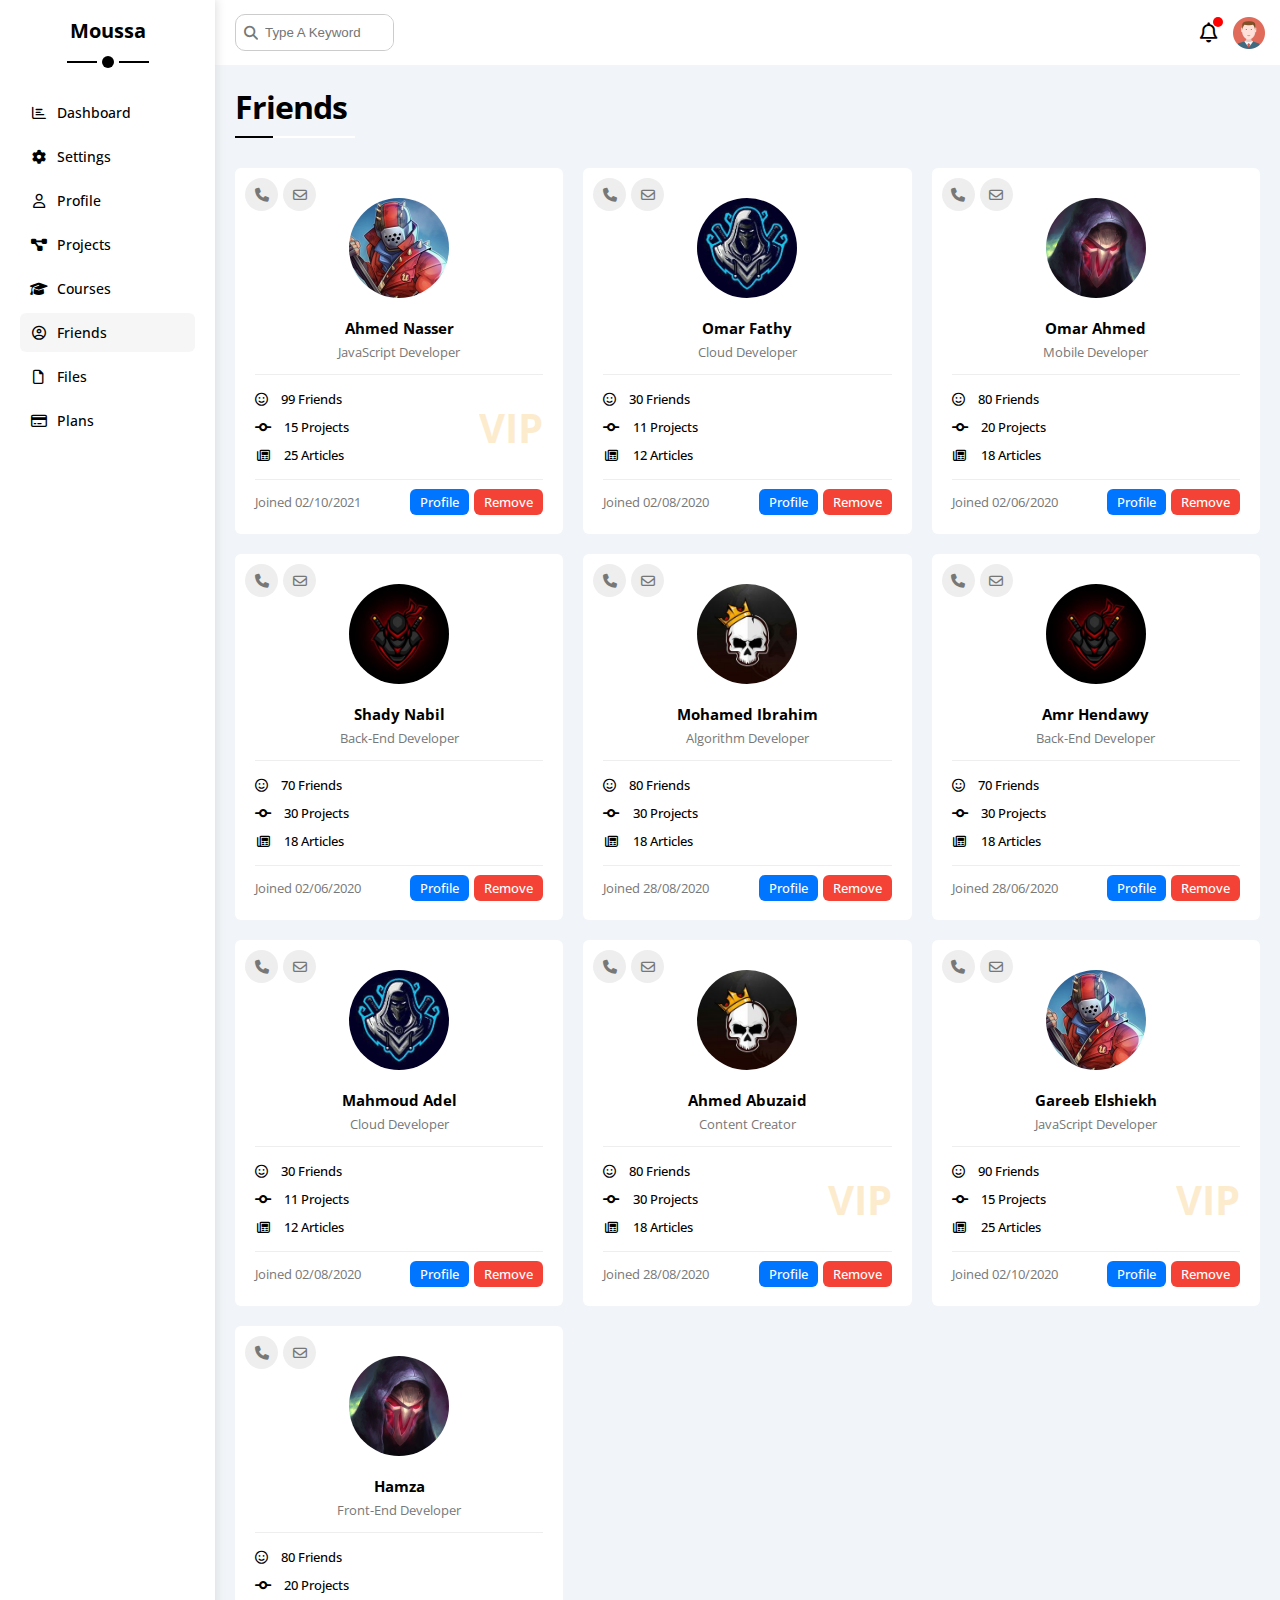
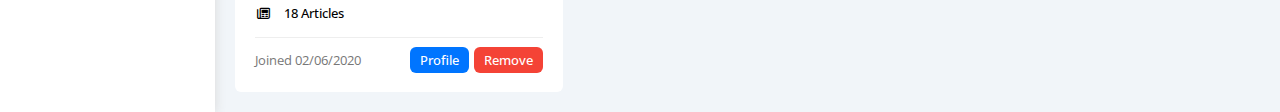
<file: friends.html>
<!DOCTYPE html>
<html lang="en">
  <head>
    <meta charset="UTF-8" />
    <meta
      name="viewport"
      content="width=device-width, initial-scale=1.0" />
    <title>Dashboard - Friends</title>
    <!-- font awesome css file -->
    <link
      rel="stylesheet"
      href="./css/all.min.css" />
    <!-- main css file -->
    <link
      rel="stylesheet"
      href="./css/main.css" />
    <!-- google fonts: open sans -->
    <link
      rel="preconnect"
      href="https://fonts.googleapis.com" />
    <link
      rel="preconnect"
      href="https://fonts.gstatic.com"
      crossorigin />
    <link
      href="https://fonts.googleapis.com/css2?family=Cairo:wght@300;400;500;600;700&family=Open+Sans:ital,wght@0,300;0,400;0,500;0,600;0,700;0,800;1,300&display=swap"
      rel="stylesheet" />
  </head>
  <body>
    <div class="dashboard">
      <!-- start nav section -->
      <div class="nav">
        <h1>Moussa</h1>
        <div class="effect"></div>
        <ul class="links">
          <li>
            <a href="index.html">
              <i class="fa-regular fa-chart-bar fa-fw"></i>
              <span>Dashboard</span>
            </a>
          </li>
          <li>
            <a href="settings.html">
              <i class="fa-solid fa-gear fa-fw"></i>
              <span>Settings</span>
            </a>
          </li>
          <li>
            <a href="profile.html">
              <i class="fa-regular fa-user fa-fw"></i>
              <span>Profile</span>
            </a>
          </li>
          <li>
            <a href="projects.html">
              <i class="fa-solid fa-diagram-project fa-fw"></i>
              <span>Projects</span>
            </a>
          </li>
          <li>
            <a href="courses.html">
              <i class="fa-solid fa-graduation-cap fa-fw"></i>
              <span>Courses</span>
            </a>
          </li>
          <li>
            <a href="friends.html" class="active">
              <i class="fa-regular fa-circle-user fa-fw"></i>
              <span>Friends</span>
            </a>
          </li>
          <li>
            <a href="files.html">
              <i class="fa-regular fa-file fa-fw"></i>
              <span>Files</span>
            </a>
          </li>
          <li>
            <a href="plans.html">
              <i class="fa-regular fa-credit-card fa-fw"></i>
              <span>Plans</span>
            </a>
          </li>
        </ul>
      </div>
      <!-- end nav section -->
      <!-- start main section -->
      <div class="main">
        <!-- start header section -->
        <div class="header">
            <div class="search-box">
              <i class="fas fa-search"></i>
              <input type="text" name="search" title="search" placeholder="Type A Keyword" />
            </div>
            <div class="info">
              <div class="icon">
                <i class="far fa-bell fa-lg"></i>
              </div>
              <div class="img">
                <img src="imgs/avatar.png" alt="" />
              </div>
            </div>
        </div>
        <!-- end header section -->
        <!-- start content section -->
        <div class="content friends">
          <h1 class="title">Friends</h1>
          <div class="container">
            <div class="friend">
              <div class="call">
                <a class="phone" href="#">
                  <i class="fa-solid fa-phone"></i>
                </a>
                <a class="mail" href="#">
                  <i class="fa-regular fa-envelope"></i>
                </a>
              </div>
              <div class="info">
                <div class="img">
                  <img src="./imgs/friend-01.jpg" alt="">
                </div>
                <h3>Ahmed Nasser</h3>
                <p>JavaScript Developer</p>
              </div>
              <div class="about vip">
                <span><i class="fa-regular fa-face-smile"></i> 99 Friends</span>
                <span><i class="fa-solid fa-code-commit fa-fw"></i> 15 Projects</span>
                <span><i class="fa-regular fa-newspaper fa-fw"></i> 25 Articles</span>
              </div>
              <div class="more">
                <p class="joined">Joined 02/10/2021</p>
                <div class="buttons">
                  <a href="#">Profile</a>
                  <a href="#">Remove</a>
                </div>
              </div>
            </div>
            <div class="friend">
              <div class="call">
                <a class="phone" href="#">
                  <i class="fa-solid fa-phone"></i>
                </a>
                <a class="mail" href="#">
                  <i class="fa-regular fa-envelope"></i>
                </a>
              </div>
              <div class="info">
                <div class="img">
                  <img src="./imgs/friend-02.jpg" alt="">
                </div>
                <h3>Omar Fathy</h3>
                <p>Cloud Developer</p>
              </div>
              <div class="about">
                <span><i class="fa-regular fa-face-smile"></i> 30 Friends</span>
                <span><i class="fa-solid fa-code-commit fa-fw"></i> 11 Projects</span>
                <span><i class="fa-regular fa-newspaper fa-fw"></i> 12 Articles</span>
              </div>
              <div class="more">
                <p class="joined">Joined 02/08/2020</p>
                <div class="buttons">
                  <a href="#">Profile</a>
                  <a href="#">Remove</a>
                </div>
              </div>
            </div>
            <div class="friend">
              <div class="call">
                <a class="phone" href="#">
                  <i class="fa-solid fa-phone"></i>
                </a>
                <a class="mail" href="#">
                  <i class="fa-regular fa-envelope"></i>
                </a>
              </div>
              <div class="info">
                <div class="img">
                  <img src="./imgs/friend-03.jpg" alt="">
                </div>
                <h3>Omar Ahmed</h3>
                <p>Mobile Developer</p>
              </div>
              <div class="about">
                <span><i class="fa-regular fa-face-smile"></i> 80 Friends</span>
                <span><i class="fa-solid fa-code-commit fa-fw"></i> 20 Projects</span>
                <span><i class="fa-regular fa-newspaper fa-fw"></i> 18 Articles</span>
              </div>
              <div class="more">
                <p class="joined">Joined 02/06/2020</p>
                <div class="buttons">
                  <a href="#">Profile</a>
                  <a href="#">Remove</a>
                </div>
              </div>
            </div>
            <div class="friend">
              <div class="call">
                <a class="phone" href="#">
                  <i class="fa-solid fa-phone"></i>
                </a>
                <a class="mail" href="#">
                  <i class="fa-regular fa-envelope"></i>
                </a>
              </div>
              <div class="info">
                <div class="img">
                  <img src="./imgs/friend-04.jpg" alt="">
                </div>
                <h3>Shady Nabil</h3>
                <p>Back-End Developer</p>
              </div>
              <div class="about">
                <span><i class="fa-regular fa-face-smile"></i> 70 Friends</span>
                <span><i class="fa-solid fa-code-commit fa-fw"></i> 30 Projects</span>
                <span><i class="fa-regular fa-newspaper fa-fw"></i> 18 Articles</span>
              </div>
              <div class="more">
                <p class="joined">Joined 02/06/2020</p>
                <div class="buttons">
                  <a href="#">Profile</a>
                  <a href="#">Remove</a>
                </div>
              </div>
            </div>
            <div class="friend">
              <div class="call">
                <a class="phone" href="#">
                  <i class="fa-solid fa-phone"></i>
                </a>
                <a class="mail" href="#">
                  <i class="fa-regular fa-envelope"></i>
                </a>
              </div>
              <div class="info">
                <div class="img">
                  <img src="./imgs/friend-05.jpg" alt="">
                </div>
                <h3>Mohamed Ibrahim</h3>
                <p>Algorithm Developer</p>
              </div>
              <div class="about">
                <span><i class="fa-regular fa-face-smile"></i> 80 Friends</span>
                <span><i class="fa-solid fa-code-commit fa-fw"></i> 30 Projects</span>
                <span><i class="fa-regular fa-newspaper fa-fw"></i> 18 Articles</span>
              </div>
              <div class="more">
                <p class="joined">Joined 28/08/2020</p>
                <div class="buttons">
                  <a href="#">Profile</a>
                  <a href="#">Remove</a>
                </div>
              </div>
            </div>
            <div class="friend">
              <div class="call">
                <a class="phone" href="#">
                  <i class="fa-solid fa-phone"></i>
                </a>
                <a class="mail" href="#">
                  <i class="fa-regular fa-envelope"></i>
                </a>
              </div>
              <div class="info">
                <div class="img">
                  <img src="./imgs/friend-04.jpg" alt="">
                </div>
                <h3>Amr Hendawy</h3>
                <p>Back-End Developer</p>
              </div>
              <div class="about">
                <span><i class="fa-regular fa-face-smile"></i> 70 Friends</span>
                <span><i class="fa-solid fa-code-commit fa-fw"></i> 30 Projects</span>
                <span><i class="fa-regular fa-newspaper fa-fw"></i> 18 Articles</span>
              </div>
              <div class="more">
                <p class="joined">Joined 28/06/2020</p>
                <div class="buttons">
                  <a href="#">Profile</a>
                  <a href="#">Remove</a>
                </div>
              </div>
            </div>
            <div class="friend">
              <div class="call">
                <a class="phone" href="#">
                  <i class="fa-solid fa-phone"></i>
                </a>
                <a class="mail" href="#">
                  <i class="fa-regular fa-envelope"></i>
                </a>
              </div>
              <div class="info">
                <div class="img">
                  <img src="./imgs/friend-02.jpg" alt="">
                </div>
                <h3>Mahmoud Adel</h3>
                <p>Cloud Developer</p>
              </div>
              <div class="about">
                <span><i class="fa-regular fa-face-smile"></i> 30 Friends</span>
                <span><i class="fa-solid fa-code-commit fa-fw"></i> 11 Projects</span>
                <span><i class="fa-regular fa-newspaper fa-fw"></i> 12 Articles</span>
              </div>
              <div class="more">
                <p class="joined">Joined 02/08/2020</p>
                <div class="buttons">
                  <a href="#">Profile</a>
                  <a href="#">Remove</a>
                </div>
              </div>
            </div>
            <div class="friend">
              <div class="call">
                <a class="phone" href="#">
                  <i class="fa-solid fa-phone"></i>
                </a>
                <a class="mail" href="#">
                  <i class="fa-regular fa-envelope"></i>
                </a>
              </div>
              <div class="info">
                <div class="img">
                  <img src="./imgs/friend-05.jpg" alt="">
                </div>
                <h3>Ahmed Abuzaid</h3>
                <p>Content Creator</p>
              </div>
              <div class="about vip">
                <span><i class="fa-regular fa-face-smile"></i> 80 Friends</span>
                <span><i class="fa-solid fa-code-commit fa-fw"></i> 30 Projects</span>
                <span><i class="fa-regular fa-newspaper fa-fw"></i> 18 Articles</span>
              </div>
              <div class="more">
                <p class="joined">Joined 28/08/2020</p>
                <div class="buttons">
                  <a href="#">Profile</a>
                  <a href="#">Remove</a>
                </div>
              </div>
            </div>
            <div class="friend">
              <div class="call">
                <a class="phone" href="#">
                  <i class="fa-solid fa-phone"></i>
                </a>
                <a class="mail" href="#">
                  <i class="fa-regular fa-envelope"></i>
                </a>
              </div>
              <div class="info">
                <div class="img">
                  <img src="./imgs/friend-01.jpg" alt="">
                </div>
                <h3>Gareeb Elshiekh</h3>
                <p>JavaScript Developer</p>
              </div>
              <div class="about vip">
                <span><i class="fa-regular fa-face-smile"></i> 90 Friends</span>
                <span><i class="fa-solid fa-code-commit fa-fw"></i> 15 Projects</span>
                <span><i class="fa-regular fa-newspaper fa-fw"></i> 25 Articles</span>
              </div>
              <div class="more">
                <p class="joined">Joined 02/10/2020</p>
                <div class="buttons">
                  <a href="#">Profile</a>
                  <a href="#">Remove</a>
                </div>
              </div>
            </div>
            <div class="friend">
              <div class="call">
                <a class="phone" href="#">
                  <i class="fa-solid fa-phone"></i>
                </a>
                <a class="mail" href="#">
                  <i class="fa-regular fa-envelope"></i>
                </a>
              </div>
              <div class="info">
                <div class="img">
                  <img src="./imgs/friend-03.jpg" alt="">
                </div>
                <h3>Hamza</h3>
                <p>Front-End Developer</p>
              </div>
              <div class="about">
                <span><i class="fa-regular fa-face-smile"></i> 80 Friends</span>
                <span><i class="fa-solid fa-code-commit fa-fw"></i> 20 Projects</span>
                <span><i class="fa-regular fa-newspaper fa-fw"></i> 18 Articles</span>
              </div>
              <div class="more">
                <p class="joined">Joined 02/06/2020</p>
                <div class="buttons">
                  <a href="#">Profile</a>
                  <a href="#">Remove</a>
                </div>
              </div>
            </div>
          </div>
        </div>
        <!-- end content section -->
      </div>
      <!-- end main section -->
    </div>
  </body>
</html>
</file>
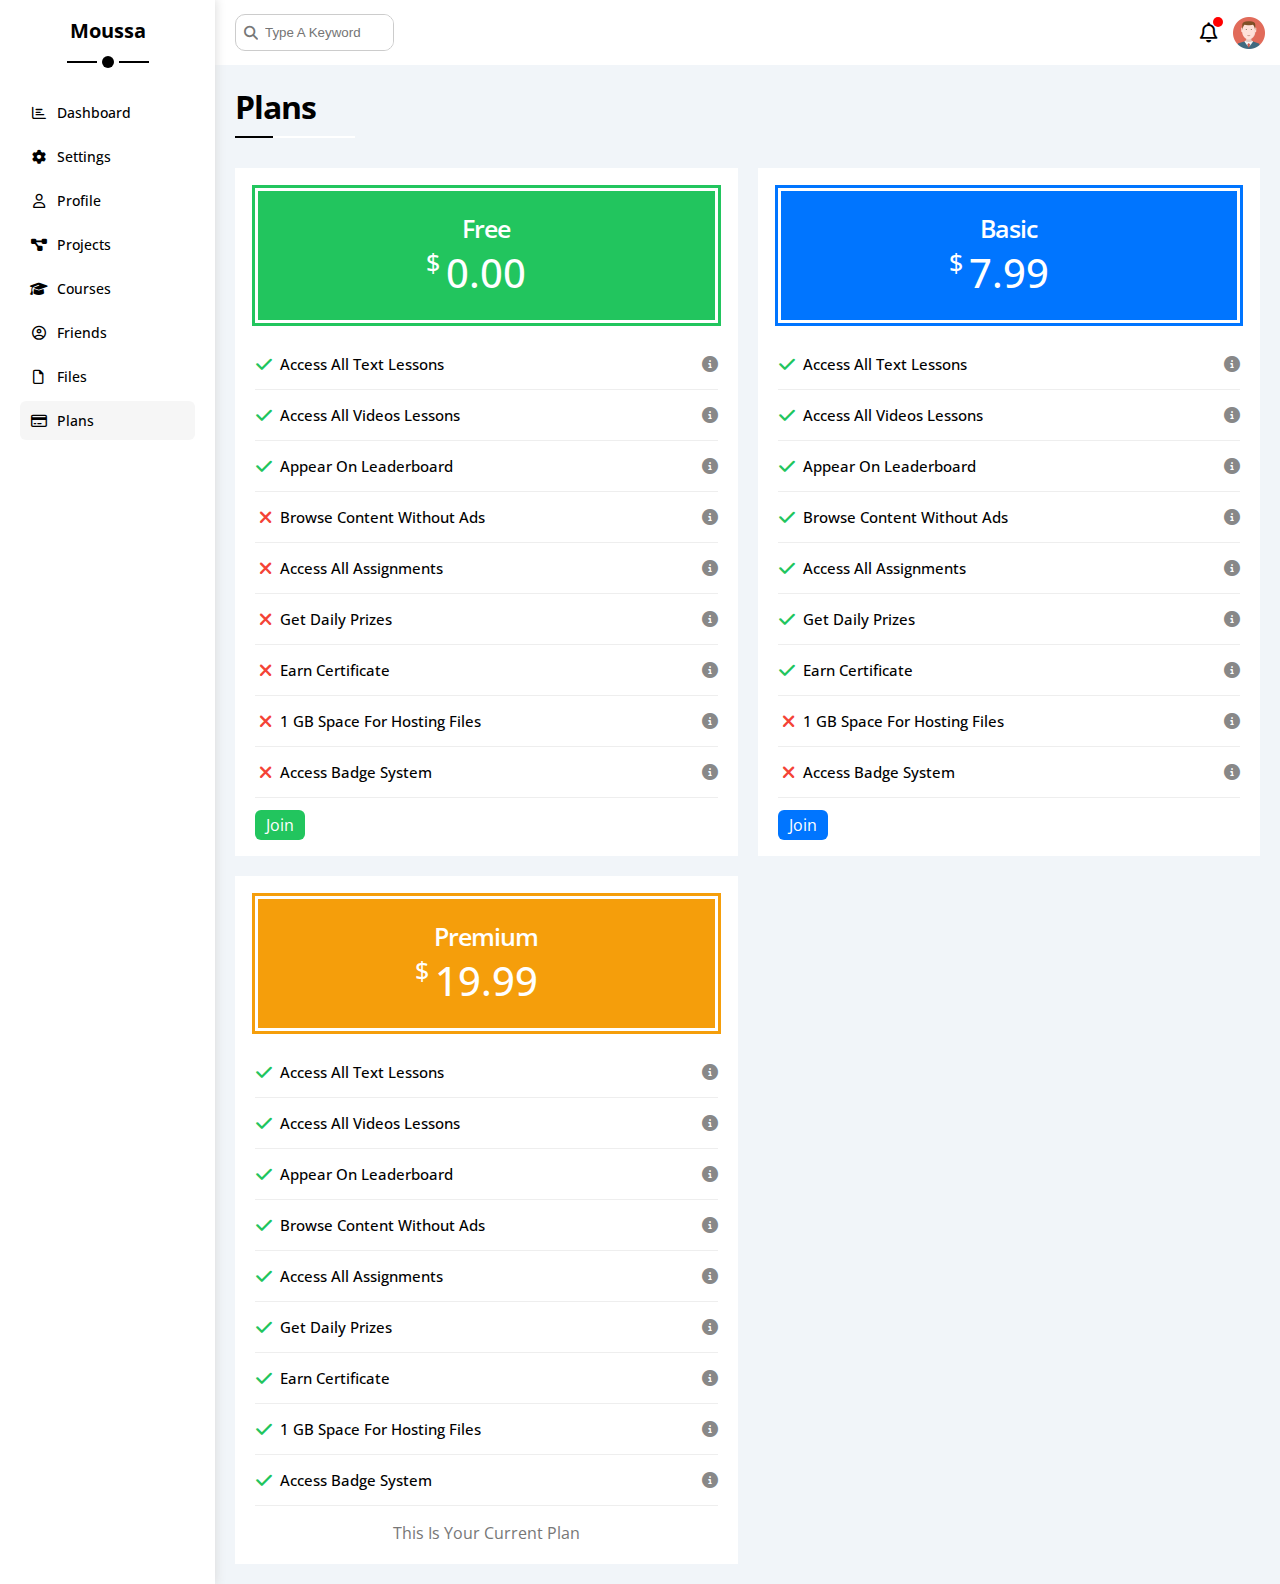
<file: plans.html>
<!DOCTYPE html>
<html lang="en">
  <head>
    <meta charset="UTF-8" />
    <meta
      name="viewport"
      content="width=device-width, initial-scale=1.0" />
    <title>Dashboard - Plans</title>
    <!-- font awesome css file -->
    <link
      rel="stylesheet"
      href="./css/all.min.css" />
    <!-- main css file -->
    <link
      rel="stylesheet"
      href="./css/main.css" />
    <!-- google fonts: open sans -->
    <link
      rel="preconnect"
      href="https://fonts.googleapis.com" />
    <link
      rel="preconnect"
      href="https://fonts.gstatic.com"
      crossorigin />
    <link
      href="https://fonts.googleapis.com/css2?family=Cairo:wght@300;400;500;600;700&family=Open+Sans:ital,wght@0,300;0,400;0,500;0,600;0,700;0,800;1,300&display=swap"
      rel="stylesheet" />
  </head>
  <body>
    <div class="dashboard">
      <!-- start nav section -->
      <div class="nav">
        <h1>Moussa</h1>
        <div class="effect"></div>
        <ul class="links">
          <li>
            <a href="index.html">
              <i class="fa-regular fa-chart-bar fa-fw"></i>
              <span>Dashboard</span>
            </a>
          </li>
          <li>
            <a href="settings.html">
              <i class="fa-solid fa-gear fa-fw"></i>
              <span>Settings</span>
            </a>
          </li>
          <li>
            <a href="profile.html">
              <i class="fa-regular fa-user fa-fw"></i>
              <span>Profile</span>
            </a>
          </li>
          <li>
            <a href="projects.html">
              <i class="fa-solid fa-diagram-project fa-fw"></i>
              <span>Projects</span>
            </a>
          </li>
          <li>
            <a href="courses.html">
              <i class="fa-solid fa-graduation-cap fa-fw"></i>
              <span>Courses</span>
            </a>
          </li>
          <li>
            <a href="friends.html">
              <i class="fa-regular fa-circle-user fa-fw"></i>
              <span>Friends</span>
            </a>
          </li>
          <li>
            <a href="files.html">
              <i class="fa-regular fa-file fa-fw"></i>
              <span>Files</span>
            </a>
          </li>
          <li>
            <a href="plans.html" class="active">
              <i class="fa-regular fa-credit-card fa-fw"></i>
              <span>Plans</span>
            </a>
          </li>
        </ul>
      </div>
      <!-- end nav section -->
      <!-- start main section -->
      <div class="main">
        <!-- start header section -->
        <div class="header">
            <div class="search-box">
              <i class="fas fa-search"></i>
              <input type="text" name="search" title="search" placeholder="Type A Keyword" />
            </div>
            <div class="info">
              <div class="icon">
                <i class="far fa-bell fa-lg"></i>
              </div>
              <div class="img">
                <img src="imgs/avatar.png" alt="" />
              </div>
            </div>
        </div>
        <!-- end header section -->
        <!-- start content section -->
        <div class="content plans">
          <h1 class="title">Plans</h1>
          <div class="container">
            <div class="plan free">
              <div class="heading">
                <span class="name">Free</span>
                <span class="price">0.00</span>
              </div>
              <ul>
                <li class="true">
                  <p>Access All Text Lessons</p>
                  <i class="fa-solid fa-circle-info"></i>
                </li>
                <li class="true">
                  <p>Access All Videos Lessons</p>
                  <i class="fa-solid fa-circle-info"></i>
                </li>
                <li class="true">
                  <p>Appear On Leaderboard</p>
                  <i class="fa-solid fa-circle-info"></i>
                </li>
                <li class="false">
                  <p>Browse Content Without Ads</p>
                  <i class="fa-solid fa-circle-info"></i>
                </li>
                <li class="false">
                  <p>Access All Assignments</p>
                  <i class="fa-solid fa-circle-info"></i>
                </li>
                <li class="false">
                  <p>Get Daily Prizes</p>
                  <i class="fa-solid fa-circle-info"></i>
                </li>
                <li class="false">
                  <p>Earn Certificate</p>
                  <i class="fa-solid fa-circle-info"></i>
                </li>
                <li class="false">
                  <p>1 GB Space For Hosting Files</p>
                  <i class="fa-solid fa-circle-info"></i>
                </li>
                <li class="false">
                  <p>Access Badge System</p>
                  <i class="fa-solid fa-circle-info"></i>
                </li>
              </ul>
              <a href="#">
                Join
              </a>
            </div>
            <div class="plan basic">
              <div class="heading">
                <span class="name">Basic</span>
                <span class="price">7.99</span>
              </div>
              <ul>
                <li class="true">
                  <p>Access All Text Lessons</p>
                  <i class="fa-solid fa-circle-info"></i>
                </li>
                <li class="true">
                  <p>Access All Videos Lessons</p>
                  <i class="fa-solid fa-circle-info"></i>
                </li>
                <li class="true">
                  <p>Appear On Leaderboard</p>
                  <i class="fa-solid fa-circle-info"></i>
                </li>
                <li class="true">
                  <p>Browse Content Without Ads</p>
                  <i class="fa-solid fa-circle-info"></i>
                </li>
                <li class="true">
                  <p>Access All Assignments</p>
                  <i class="fa-solid fa-circle-info"></i>
                </li>
                <li class="true">
                  <p>Get Daily Prizes</p>
                  <i class="fa-solid fa-circle-info"></i>
                </li>
                <li class="true">
                  <p>Earn Certificate</p>
                  <i class="fa-solid fa-circle-info"></i>
                </li>
                <li class="false">
                  <p>1 GB Space For Hosting Files</p>
                  <i class="fa-solid fa-circle-info"></i>
                </li>
                <li class="false">
                  <p>Access Badge System</p>
                  <i class="fa-solid fa-circle-info"></i>
                </li>
              </ul>
              <a href="#">
                Join
              </a>
            </div>
            <div class="plan premium">
              <div class="heading">
                <span class="name">Premium</span>
                <span class="price">19.99</span>
              </div>
              <ul>
                <li class="true">
                  <p>Access All Text Lessons</p>
                  <i class="fa-solid fa-circle-info"></i>
                </li>
                <li class="true">
                  <p>Access All Videos Lessons</p>
                  <i class="fa-solid fa-circle-info"></i>
                </li>
                <li class="true">
                  <p>Appear On Leaderboard</p>
                  <i class="fa-solid fa-circle-info"></i>
                </li>
                <li class="true">
                  <p>Browse Content Without Ads</p>
                  <i class="fa-solid fa-circle-info"></i>
                </li>
                <li class="true">
                  <p>Access All Assignments</p>
                  <i class="fa-solid fa-circle-info"></i>
                </li>
                <li class="true">
                  <p>Get Daily Prizes</p>
                  <i class="fa-solid fa-circle-info"></i>
                </li>
                <li class="true">
                  <p>Earn Certificate</p>
                  <i class="fa-solid fa-circle-info"></i>
                </li>
                <li class="true">
                  <p>1 GB Space For Hosting Files</p>
                  <i class="fa-solid fa-circle-info"></i>
                </li>
                <li class="true">
                  <p>Access Badge System</p>
                  <i class="fa-solid fa-circle-info"></i>
                </li>
              </ul>
              <p class="used">This Is Your Current Plan</p>
            </div>
          </div>
        </div>
        <!-- end content section -->
      </div>
      <!-- end main section -->
    </div>
  </body>
</html>
</file>
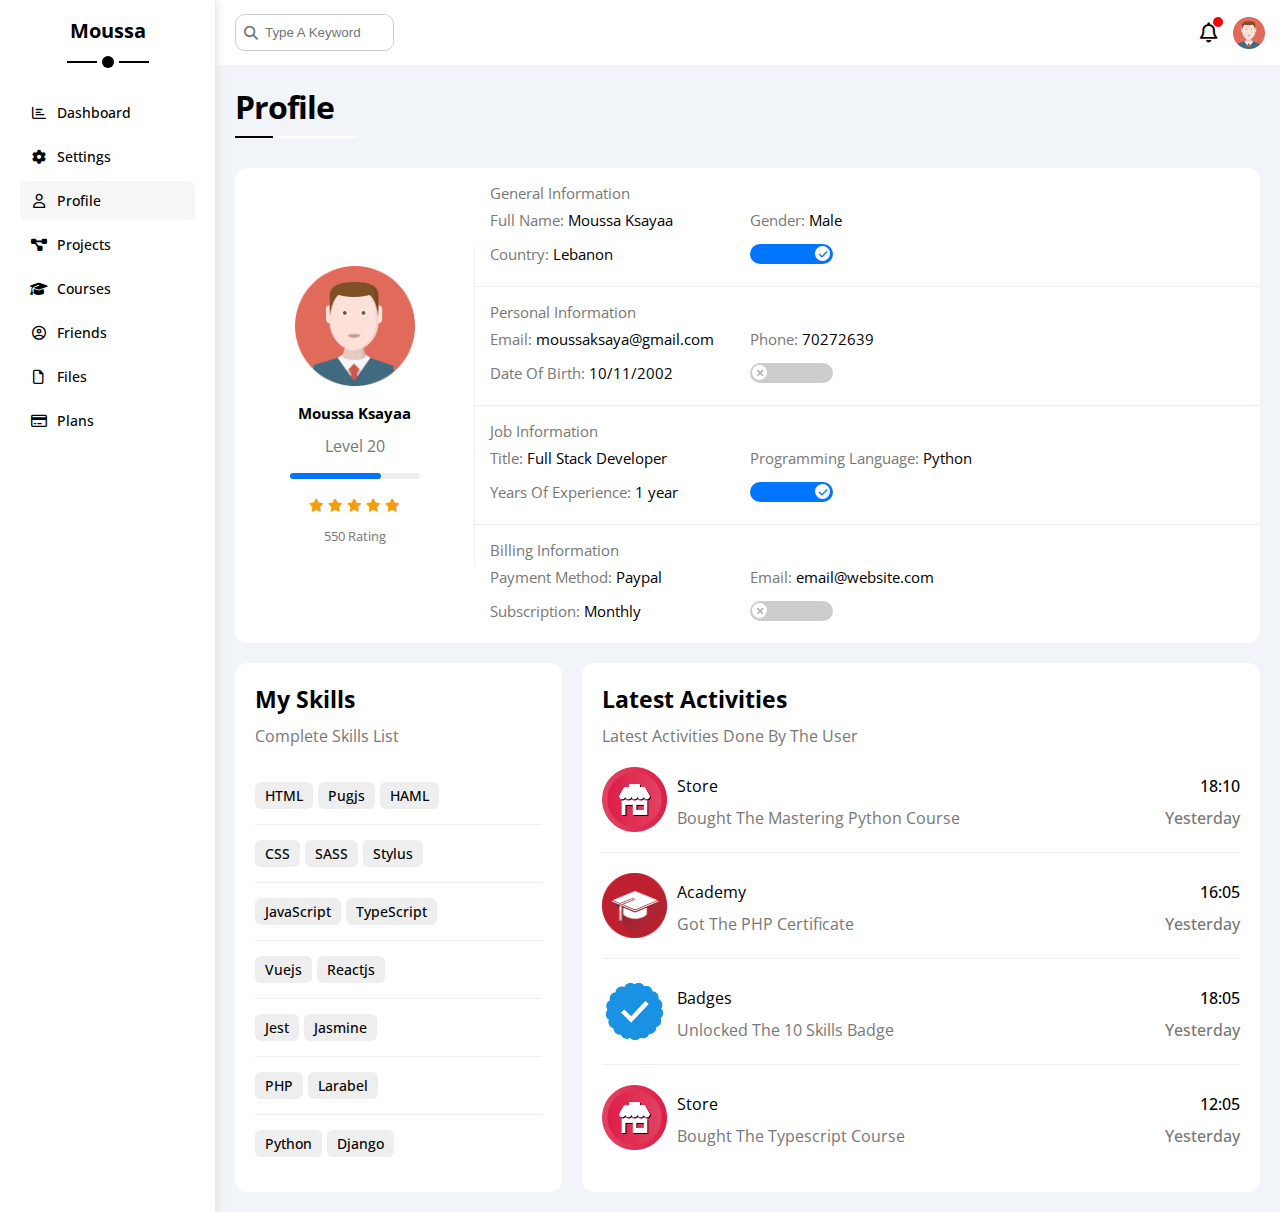
<file: profile.html>
<!DOCTYPE html>
<html lang="en">
  <head>
    <meta charset="UTF-8" />
    <meta
      name="viewport"
      content="width=device-width, initial-scale=1.0" />
    <title>Dashboard - Profile</title>
    <!-- font awesome css file -->
    <link
      rel="stylesheet"
      href="./css/all.min.css" />
    <!-- main css file -->
    <link
      rel="stylesheet"
      href="./css/main.css" />
    <!-- google fonts: open sans -->
    <link
      rel="preconnect"
      href="https://fonts.googleapis.com" />
    <link
      rel="preconnect"
      href="https://fonts.gstatic.com"
      crossorigin />
    <link
      href="https://fonts.googleapis.com/css2?family=Cairo:wght@300;400;500;600;700&family=Open+Sans:ital,wght@0,300;0,400;0,500;0,600;0,700;0,800;1,300&display=swap"
      rel="stylesheet" />
  </head>
  <body>
    <div class="dashboard">
      <!-- start nav section -->
      <div class="nav">
        <h1>Moussa</h1>
        <div class="effect"></div>
        <ul class="links">
          <li>
            <a href="index.html">
              <i class="fa-regular fa-chart-bar fa-fw"></i>
              <span>Dashboard</span>
            </a>
          </li>
          <li>
            <a href="settings.html">
              <i class="fa-solid fa-gear fa-fw"></i>
              <span>Settings</span>
            </a>
          </li>
          <li>
            <a href="profile.html" class="active">
              <i class="fa-regular fa-user fa-fw"></i>
              <span>Profile</span>
            </a>
          </li>
          <li>
            <a href="projects.html">
              <i class="fa-solid fa-diagram-project fa-fw"></i>
              <span>Projects</span>
            </a>
          </li>
          <li>
            <a href="courses.html">
              <i class="fa-solid fa-graduation-cap fa-fw"></i>
              <span>Courses</span>
            </a>
          </li>
          <li>
            <a href="friends.html">
              <i class="fa-regular fa-circle-user fa-fw"></i>
              <span>Friends</span>
            </a>
          </li>
          <li>
            <a href="files.html">
              <i class="fa-regular fa-file fa-fw"></i>
              <span>Files</span>
            </a>
          </li>
          <li>
            <a href="plans.html">
              <i class="fa-regular fa-credit-card fa-fw"></i>
              <span>Plans</span>
            </a>
          </li>
        </ul>
      </div>
      <!-- end nav section -->
      <!-- start main section -->
      <div class="main">
        <!-- start header section -->
        <div class="header">
            <div class="search-box">
              <i class="fas fa-search"></i>
              <input type="text" name="search" title="search" placeholder="Type A Keyword" />
            </div>
            <div class="info">
              <div class="icon">
                <i class="far fa-bell fa-lg"></i>
              </div>
              <div class="img">
                <img src="imgs/avatar.png" alt="" />
              </div>
            </div>
        </div>
        <!-- end header section -->
        <!-- start content section -->
        <div class="content profile">
          <h1 class="title">Profile</h1>
          <div class="container">
            <!-- start main box -->
            <div class="box main">
              <div class="mylevel">
                <div class="me">
                  <div class="img">
                    <img src="./imgs/avatar.png" alt="">
                  </div>
                  <h2>Moussa Ksayaa</h2>
                  <p>Level 20</p>
                  <div class="line"></div>
                  <div class="rating">
                    <i class="fa-solid fa-star"></i>
                    <i class="fa-solid fa-star"></i>
                    <i class="fa-solid fa-star"></i>
                    <i class="fa-solid fa-star"></i>
                    <i class="fa-solid fa-star"></i>
                  </div>
                  <span>550 Rating</span>
                </div>
              </div>
              <div class="mysettings">
                <div class="option">
                  <h3>General Information</h3>
                  <p class="item">Full Name: <span>Moussa Ksayaa</span></p>
                  <p class="item">Gender: <span>Male</span></p>
                  <p class="item">Country: <span>Lebanon</span></p>
                  <div class="cover">
                    <div class="checkbox-advanced">
                      <label>
                          <input
                            type="checkbox"
                            value="setControl"
                            name="control"
                            checked />
                          <div class="toggle"></div>
                        </label>
                    </div>
                  </div>
                </div>
                <div class="option">
                  <h3>Personal Information</h3>
                  <p class="item">Email: <span>moussaksaya@gmail.com</span></p>
                  <p class="item">Phone: <span>70272639</span></p>
                  <p class="item">Date Of Birth: <span>10/11/2002</span></p>
                  <div class="cover">
                    <div class="checkbox-advanced">
                      <label>
                        <input
                          type="checkbox"
                          value="setControl"
                          name="control" />
                        <div class="toggle"></div>
                      </label>
                    </div>
                  </div>
                </div>
                <div class="option">
                  <h3>Job Information</h3>
                  <p class="item">Title: <span>Full Stack Developer</span></p>
                  <p class="item">Programming Language: <span>Python</span></p>
                  <p class="item">Years Of Experience: <span>1 year</span></p>
                  <div class="cover">
                    <div class="checkbox-advanced">
                      <label>
                        <input
                          type="checkbox"
                          value="setControl"
                          name="control"
                          checked />
                        <div class="toggle"></div>
                      </label>
                    </div>
                  </div>
                </div>
                <div class="option">
                  <h3>Billing Information</h3>
                  <p class="item">Payment Method: <span>Paypal</span></p>
                  <p class="item">Email: <span>email@website.com</span></p>
                  <p class="item">Subscription: <span>Monthly</span></p>
                  <div class="cover">
                    <div class="checkbox-advanced">
                      <label>
                        <input
                          type="checkbox"
                          value="setControl"
                          name="control" />
                        <div class="toggle"></div>
                      </label>
                    </div>
                  </div>
                </div>
              </div>
            </div>
            <!-- start latest box -->
            <div class="box latest ">
              <div class="skills">
                <div class="heading">
                  <h3>My Skills</h3>
                  <p>Complete Skills List</p>
                </div>
                <ul>
                  <li>
                    <span>HTML</span>
                    <span>Pugjs</span>
                    <span>HAML</span>
                  </li>
                  <li>
                    <span>CSS</span>
                    <span>SASS</span>
                    <span>Stylus</span>
                  </li>
                  <li>
                    <span>JavaScript</span>
                    <span>TypeScript</span>
                  </li>
                  <li>
                    <span>Vuejs</span>
                    <span>Reactjs</span>
                  </li>
                  <li>
                    <span>Jest</span>
                    <span>Jasmine</span>
                  </li>
                  <li>
                    <span>PHP</span>
                    <span>Larabel</span>
                  </li>
                  <li>
                    <span>Python</span>
                    <span>Django</span>
                  </li>
                </ul>
              </div>
              <div class="activities">
                <div class="heading">
                  <h3>Latest Activities</h3>
                  <p>Latest Activities Done By The User</p>
                </div>
                <ul>
                  <li>
                    <div class="img">
                      <img src="./imgs/activity-01.png" alt="">
                    </div>
                    <div class="info">
                      <h4>Store</h4>
                      <p>Bought The Mastering Python Course</p>
                    </div>
                    <div class="date">
                      <span class="time">18:10</span>
                      <span class="day">Yesterday</span>
                    </div>
                  </li>
                  <li>
                    <div class="img">
                      <img src="./imgs/activity-02.png" alt="">
                    </div>
                    <div class="info">
                      <h4>Academy</h4>
                      <p>Got The PHP Certificate</p>
                    </div>
                    <div class="date">
                      <span class="time">16:05</span>
                      <span class="day">Yesterday</span>
                    </div>
                  </li>
                  <li>
                    <div class="img">
                      <img src="./imgs/activity-03.png" alt="">
                    </div>
                    <div class="info">
                      <h4>Badges</h4>
                      <p>Unlocked The 10 Skills Badge</p>
                    </div>
                    <div class="date">
                      <span class="time">18:05</span>
                      <span class="day">Yesterday</span>
                    </div>
                  </li>
                  <li>
                    <div class="img">
                      <img src="./imgs/activity-01.png" alt="">
                    </div>
                    <div class="info">
                      <h4>Store</h4>
                      <p>Bought The Typescript Course</p>
                    </div>
                    <div class="date">
                      <span class="time">12:05</span>
                      <span class="day">Yesterday</span>
                    </div>
                  </li>
                </ul>
              </div>
            </div>
          </div>
        </div>
        <!-- end content section -->
      </div>
      <!-- end main section -->
    </div>
  </body>
</html>
</file>
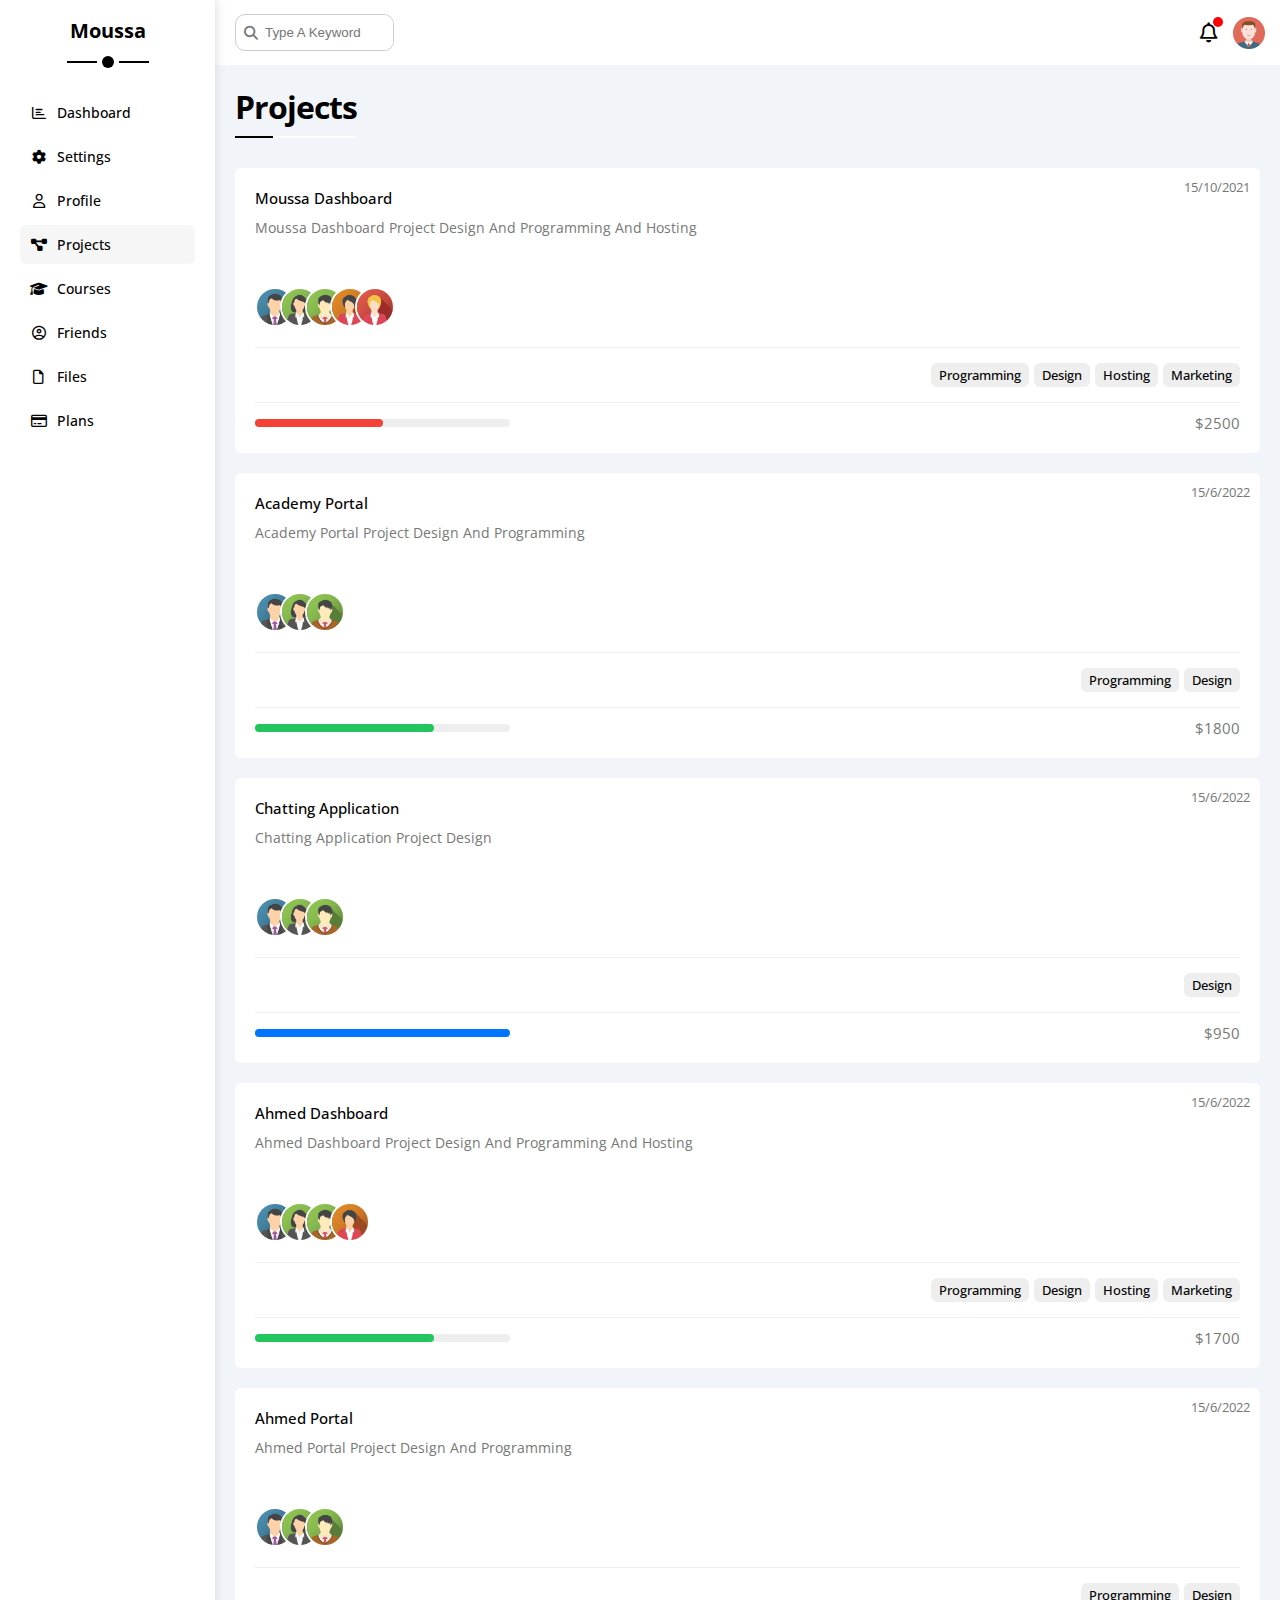
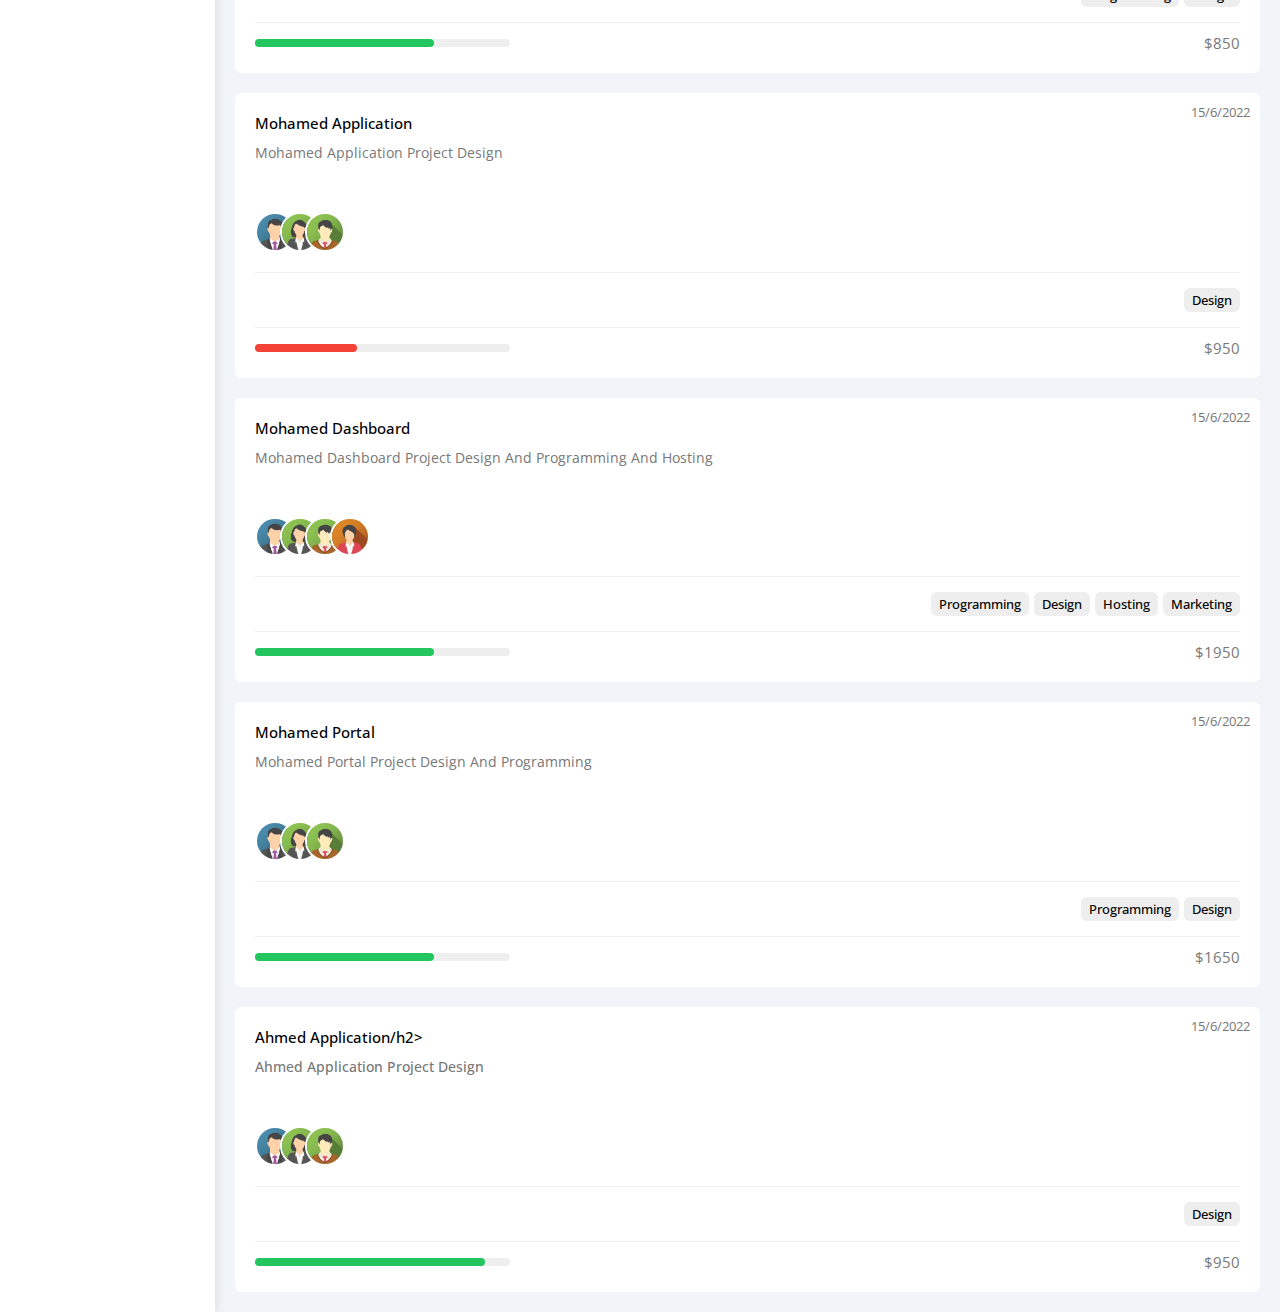
<file: projects.html>
<!DOCTYPE html>
<html lang="en">
  <head>
    <meta charset="UTF-8" />
    <meta
      name="viewport"
      content="width=device-width, initial-scale=1.0" />
    <title>Dashboard - Projects</title>
    <!-- font awesome css file -->
    <link
      rel="stylesheet"
      href="./css/all.min.css" />
    <!-- main css file -->
    <link
      rel="stylesheet"
      href="./css/main.css" />
    <!-- google fonts: open sans -->
    <link
      rel="preconnect"
      href="https://fonts.googleapis.com" />
    <link
      rel="preconnect"
      href="https://fonts.gstatic.com"
      crossorigin />
    <link
      href="https://fonts.googleapis.com/css2?family=Cairo:wght@300;400;500;600;700&family=Open+Sans:ital,wght@0,300;0,400;0,500;0,600;0,700;0,800;1,300&display=swap"
      rel="stylesheet" />
  </head>
  <body>
    <div class="dashboard">
      <!-- start nav section -->
      <div class="nav">
        <h1>Moussa</h1>
        <div class="effect"></div>
        <ul class="links">
          <li>
            <a href="index.html">
              <i class="fa-regular fa-chart-bar fa-fw"></i>
              <span>Dashboard</span>
            </a>
          </li>
          <li>
            <a href="settings.html">
              <i class="fa-solid fa-gear fa-fw"></i>
              <span>Settings</span>
            </a>
          </li>
          <li>
            <a href="profile.html">
              <i class="fa-regular fa-user fa-fw"></i>
              <span>Profile</span>
            </a>
          </li>
          <li>
            <a href="projects.html" class="active">
              <i class="fa-solid fa-diagram-project fa-fw"></i>
              <span>Projects</span>
            </a>
          </li>
          <li>
            <a href="courses.html">
              <i class="fa-solid fa-graduation-cap fa-fw"></i>
              <span>Courses</span>
            </a>
          </li>
          <li>
            <a href="friends.html">
              <i class="fa-regular fa-circle-user fa-fw"></i>
              <span>Friends</span>
            </a>
          </li>
          <li>
            <a href="files.html">
              <i class="fa-regular fa-file fa-fw"></i>
              <span>Files</span>
            </a>
          </li>
          <li>
            <a href="plans.html">
              <i class="fa-regular fa-credit-card fa-fw"></i>
              <span>Plans</span>
            </a>
          </li>
        </ul>
      </div>
      <!-- end nav section -->
      <!-- start main section -->
      <div class="main">
        <!-- start header section -->
        <div class="header">
            <div class="search-box">
              <i class="fas fa-search"></i>
              <input type="text" name="search" title="search" placeholder="Type A Keyword" />
            </div>
            <div class="info">
              <div class="icon">
                <i class="far fa-bell fa-lg"></i>
              </div>
              <div class="img">
                <img src="imgs/avatar.png" alt="" />
              </div>
            </div>
        </div>
        <!-- end header section -->
        <!-- start content section -->
        <div class="content projects">
          <h1 class="title">Projects</h1>
          <div class="container">
            <div class="project">
              <span class="date">15/10/2021</span>
              <div class="info">
                <h2>Moussa Dashboard</h2>
                <p>Moussa Dashboard Project Design And Programming And Hosting</p>
                <div class="team">
                  <img src="./imgs/team-01.png" alt="">
                  <img src="./imgs/team-02.png" alt="">
                  <img src="./imgs/team-03.png" alt="">
                  <img src="./imgs/team-04.png" alt="">
                  <img src="./imgs/team-05.png" alt="">
                </div>
              </div>
              <div class="words">
                <span>Programming</span>
                <span>Design</span>
                <span>Hosting</span>
                <span>Marketing</span>
              </div>
              <div class="price">
                <div class="line"></div>
                <span>$2500</span>
              </div>
            </div>
            <div class="project">
              <span class="date">15/6/2022</span>
              <div class="info">
                <h2>Academy Portal</h2>
                <p>Academy Portal Project Design And Programming</p>
                <div class="team">
                  <img src="./imgs/team-01.png" alt="">
                  <img src="./imgs/team-02.png" alt="">
                  <img src="./imgs/team-03.png" alt="">
                </div>
              </div>
              <div class="words">
                <span>Programming</span>
                <span>Design</span>
              </div>
              <div class="price">
                <div class="line"></div>
                <span>$1800</span>
              </div>
            </div>
            <div class="project">
              <span class="date">15/6/2022</span>
              <div class="info">
                <h2>Chatting Application</h2>
                <p>Chatting Application Project Design</p>
                <div class="team">
                  <img src="./imgs/team-01.png" alt="">
                  <img src="./imgs/team-02.png" alt="">
                  <img src="./imgs/team-03.png" alt="">
                </div>
              </div>
              <div class="words">
                <span>Design</span>
              </div>
              <div class="price">
                <div class="line three"></div>
                <span>$950</span>
              </div>
            </div>
            <div class="project">
              <span class="date">15/6/2022</span>
              <div class="info">
                <h2>Ahmed Dashboard</h2>
                <p>Ahmed Dashboard Project Design And Programming And Hosting</p>
                <div class="team">
                  <img src="./imgs/team-01.png" alt="">
                  <img src="./imgs/team-02.png" alt="">
                  <img src="./imgs/team-03.png" alt="">
                  <img src="./imgs/team-04.png" alt="">
                </div>
              </div>
              <div class="words">
                <span>Programming</span>
                <span>Design</span>
                <span>Hosting</span>
                <span>Marketing</span>
              </div>
              <div class="price">
                <div class="line"></div>
                <span>$1700</span>
              </div>
            </div>
            <div class="project">
              <span class="date">15/6/2022</span>
              <div class="info">
                <h2>Ahmed Portal</h2>
                <p>Ahmed Portal Project Design And Programming</p>
                <div class="team">
                  <img src="./imgs/team-01.png" alt="">
                  <img src="./imgs/team-02.png" alt="">
                  <img src="./imgs/team-03.png" alt="">
                </div>
              </div>
              <div class="words">
                <span>Programming</span>
                <span>Design</span>
              </div>
              <div class="price">
                <div class="line"></div>
                <span>$850</span>
              </div>
            </div>
            <div class="project">
              <span class="date">15/6/2022</span>
              <div class="info">
                <h2>Mohamed Application</h2>
                <p>Mohamed Application Project Design</p>
                <div class="team">
                  <img src="./imgs/team-01.png" alt="">
                  <img src="./imgs/team-02.png" alt="">
                  <img src="./imgs/team-03.png" alt="">
                </div>
              </div>
              <div class="words">
                <span>Design</span>
              </div>
              <div class="price">
                <div class="line"></div>
                <span>$950</span>
              </div>
            </div>
            <div class="project">
              <span class="date">15/6/2022</span>
              <div class="info">
                <h2>Mohamed Dashboard</h2>
                <p>Mohamed Dashboard Project Design And Programming And Hosting</p>
                <div class="team">
                  <img src="./imgs/team-01.png" alt="">
                  <img src="./imgs/team-02.png" alt="">
                  <img src="./imgs/team-03.png" alt="">
                  <img src="./imgs/team-04.png" alt="">
                </div>
              </div>
              <div class="words">
                <span>Programming</span>
                <span>Design</span>
                <span>Hosting</span>
                <span>Marketing</span>
              </div>
              <div class="price">
                <div class="line"></div>
                <span>$1950</span>
              </div>
            </div>
            <div class="project">
              <span class="date">15/6/2022</span>
              <div class="info">
                <h2>Mohamed Portal</h2>
                <p>Mohamed Portal Project Design And Programming
                </p>
                <div class="team">
                  <img src="./imgs/team-01.png" alt="">
                  <img src="./imgs/team-02.png" alt="">
                  <img src="./imgs/team-03.png" alt="">
                </div>
              </div>
              <div class="words">
                <span>Programming</span>
                <span>Design</span>
              </div>
              <div class="price">
                <div class="line"></div>
                <span>$1650</span>
              </div>
            </div>
            <div class="project">
              <span class="date">15/6/2022</span>
              <div class="info">
                <h2>Ahmed Application/h2>
                <p>Ahmed Application Project Design</p>
                <div class="team">
                  <img src="./imgs/team-01.png" alt="">
                  <img src="./imgs/team-02.png" alt="">
                  <img src="./imgs/team-03.png" alt="">
                </div>
              </div>
              <div class="words">
                <span>Design</span>
              </div>
              <div class="price">
                <div class="line"></div>
                <span>$950</span>
              </div>
            </div>
          </div>
        </div>
        <!-- end content section -->
      </div>
      <!-- end main section -->
    </div>
  </body>
</html>
</file>
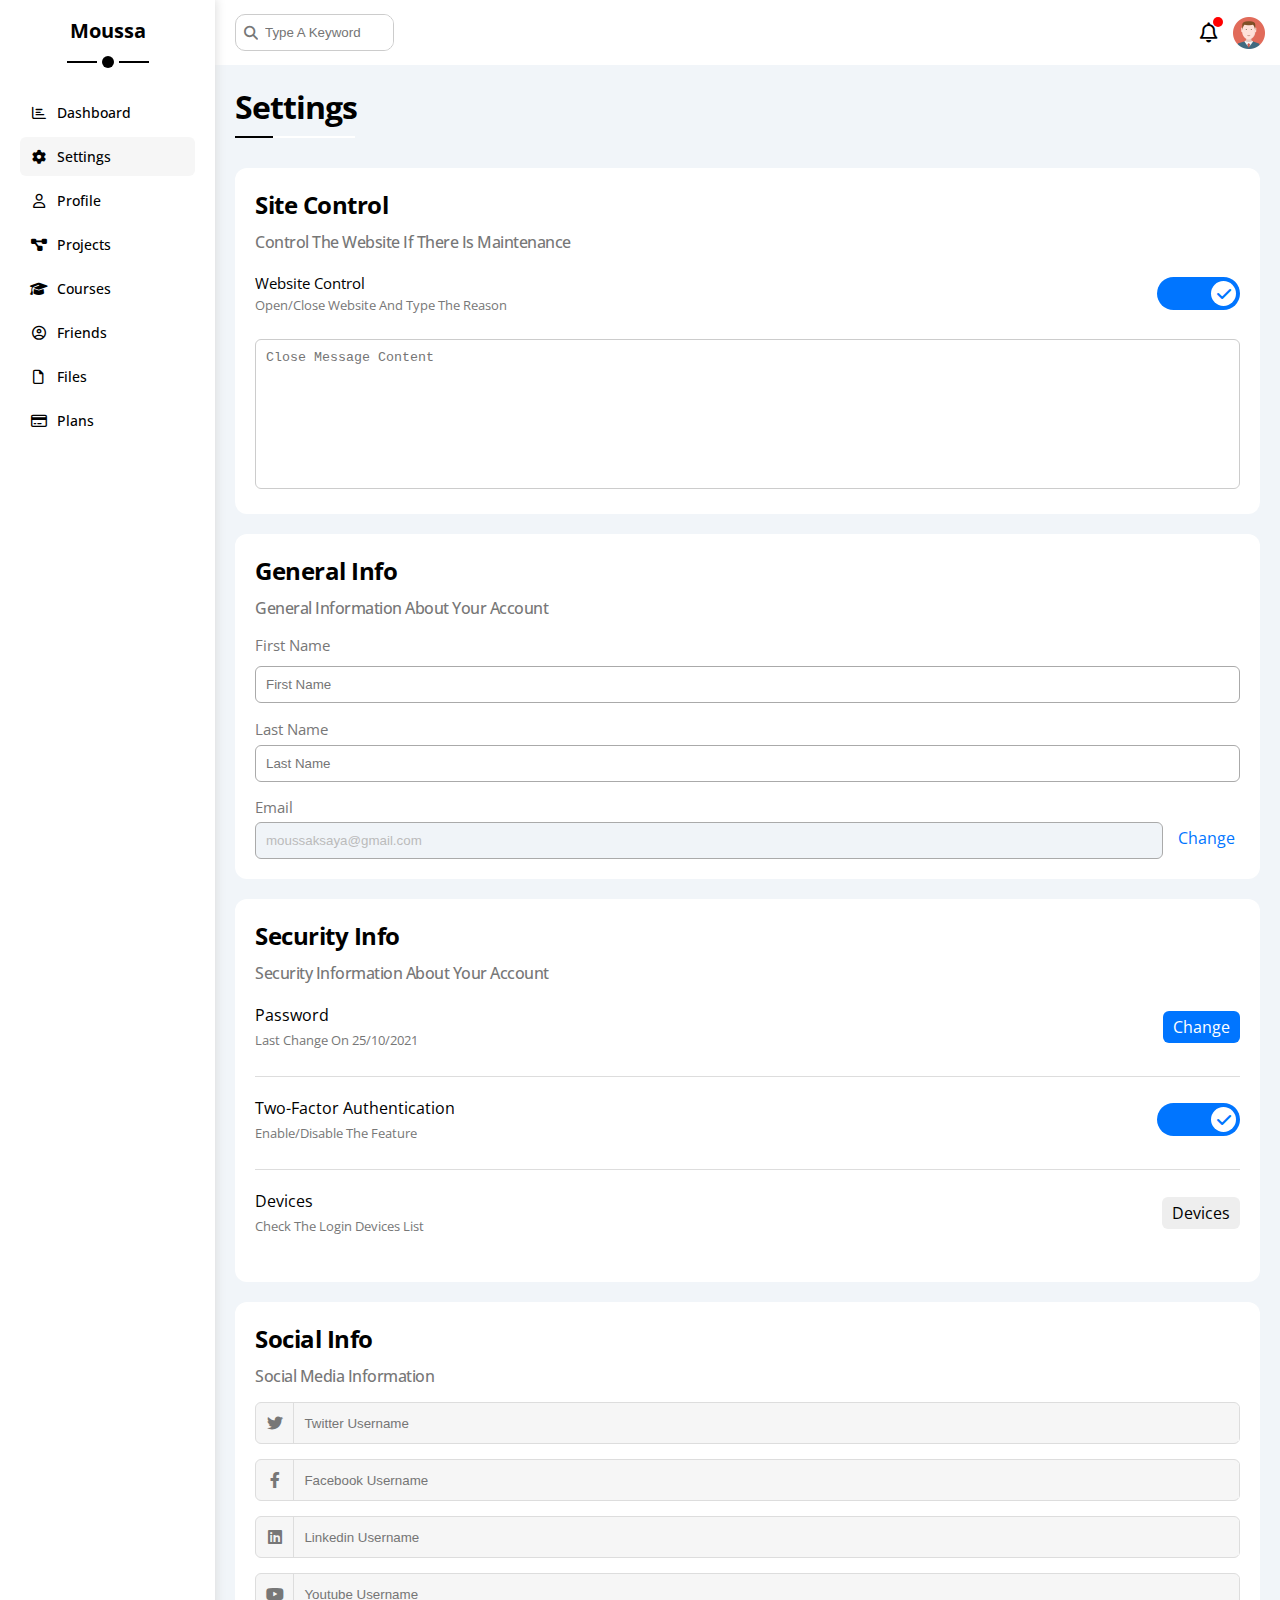
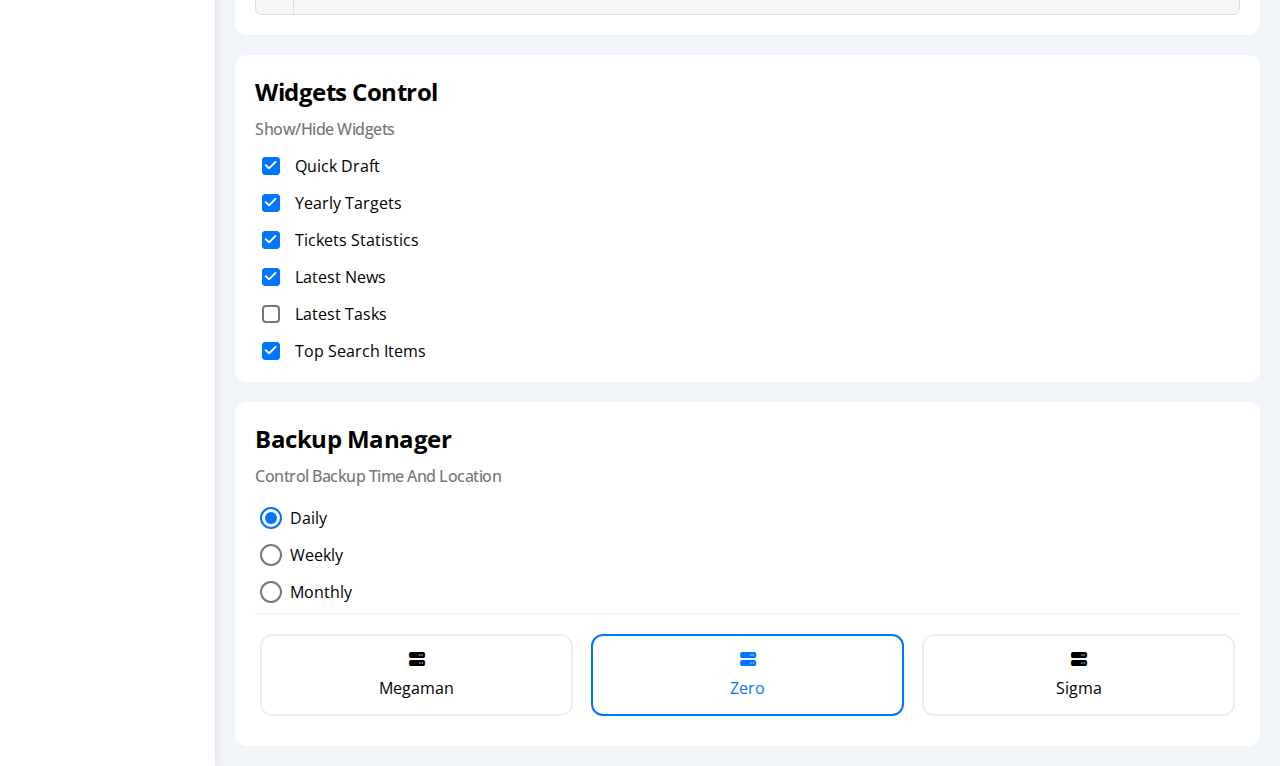
<file: settings.html>
<!DOCTYPE html>
<html lang="en">
  <head>
    <meta charset="UTF-8" />
    <meta
      name="viewport"
      content="width=device-width, initial-scale=1.0" />
    <title>Dashboard - Settings</title>
    <!-- font awesome css file -->
    <link
      rel="stylesheet"
      href="./css/all.min.css" />
    <!-- main css file -->
    <link
      rel="stylesheet"
      href="./css/main.css" />
    <!-- google fonts: open sans -->
    <link
      rel="preconnect"
      href="https://fonts.googleapis.com" />
    <link
      rel="preconnect"
      href="https://fonts.gstatic.com"
      crossorigin />
    <link
      href="https://fonts.googleapis.com/css2?family=Cairo:wght@300;400;500;600;700&family=Open+Sans:ital,wght@0,300;0,400;0,500;0,600;0,700;0,800;1,300&display=swap"
      rel="stylesheet" />
  </head>
  <body>
    <div class="dashboard">
      <!-- start nav section -->
      <div class="nav">
        <h1>Moussa</h1>
        <div class="effect"></div>
        <ul class="links">
          <li>
            <a href="index.html">
              <i class="fa-regular fa-chart-bar fa-fw"></i>
              <span>Dashboard</span>
            </a>
          </li>
          <li>
            <a
              href="settings.html"
              class="active">
              <i class="fa-solid fa-gear fa-fw"></i>
              <span>Settings</span>
            </a>
          </li>
          <li>
            <a href="profile.html">
              <i class="fa-regular fa-user fa-fw"></i>
              <span>Profile</span>
            </a>
          </li>
          <li>
            <a href="projects.html">
              <i class="fa-solid fa-diagram-project fa-fw"></i>
              <span>Projects</span>
            </a>
          </li>
          <li>
            <a href="courses.html">
              <i class="fa-solid fa-graduation-cap fa-fw"></i>
              <span>Courses</span>
            </a>
          </li>
          <li>
            <a href="friends.html">
              <i class="fa-regular fa-circle-user fa-fw"></i>
              <span>Friends</span>
            </a>
          </li>
          <li>
            <a href="files.html">
              <i class="fa-regular fa-file fa-fw"></i>
              <span>Files</span>
            </a>
          </li>
          <li>
            <a href="plans.html">
              <i class="fa-regular fa-credit-card fa-fw"></i>
              <span>Plans</span>
            </a>
          </li>
        </ul>
      </div>
      <!-- end nav section -->
      <!-- start main section -->
      <div class="main">
        <!-- start header section -->
        <div class="header">
          <div class="search-box">
            <i class="fas fa-search"></i>
            <input
              type="text"
              name="search"
              title="search"
              placeholder="Type A Keyword" />
          </div>
          <div class="info">
            <div class="icon">
              <i class="far fa-bell fa-lg"></i>
            </div>
            <div class="img">
              <img
                src="imgs/avatar.png"
                alt="" />
            </div>
          </div>
        </div>
        <!-- end header section -->
        <!-- start content section -->
        <div class="content settings">
          <h1 class="title">Settings</h1>
          <div class="container">
            <!-- start control box -->
            <div class="box control">
              <div class="heading">
                <h2>Site Control</h2>
                <p>Control The Website If There Is Maintenance</p>
              </div>
              <div class="option">
                <div class="text">
                  <h3>Website Control</h3>
                  <p>Open/Close Website And Type The Reason</p>
                </div>
                <label class="checkbox-advanced">
                  <input
                    type="checkbox"
                    value="setControl"
                    name="control"
                    checked />
                  <div class="toggle"></div>
                </label>
              </div>
              <textarea
                name="message"
                placeholder="Close Message Content"></textarea>
            </div>
            <!-- start general info box -->
            <div class="box general-info">
              <div class="heading">
                <h2>General Info</h2>
                <p>General Information About Your Account</p>
              </div>
              <div class="option firstName">
                <label>
                  First Name
                  <input
                    type="text"
                    placeholder="First Name" />
                </label>
              </div>
              <div class="option lastName">
                <label>
                  Last Name
                  <input
                    type="text"
                    placeholder="Last Name" />
                </label>
              </div>
              <div class="option email">
                <label>
                  Email
                  <input
                    type="email"
                    value="moussaksaya@gmail.com"
                    disabled />
                </label>
                <a href="#">Change</a>
              </div>
            </div>
            <!-- start security box -->
            <div class="box security">
              <div class="heading">
                <h2>Security Info</h2>
                <p>Security Information About Your Account</p>
              </div>
              <div class="option">
                <div class="text">
                  <h3>Password</h3>
                  <p>Last Change On 25/10/2021</p>
                </div>
                <a
                  class="pass"
                  href="#"
                  >Change</a
                >
              </div>
              <div class="option">
                <div class="text">
                  <h3>Two-Factor Authentication</h3>
                  <p>Enable/Disable The Feature</p>
                </div>
                <label class="checkbox-advanced">
                  <input
                    type="checkbox"
                    value="enable"
                    name="feature"
                    checked />
                  <div class="toggle"></div>
                </label>
              </div>
              <div class="option">
                <div class="text">
                  <h3>Devices</h3>
                  <p>Check The Login Devices List</p>
                </div>
                <a
                  class="dev"
                  href="#"
                  >Devices</a
                >
              </div>
            </div>
            <!-- start social box -->
            <div class="box social">
              <div class="heading">
                <h2>Social Info</h2>
                <p>Social Media Information</p>
              </div>
              <div class="option">
                <div class="icon">
                  <i class="fa-brands fa-twitter"></i>
                </div>
                <input
                  type="text"
                  name="username"
                  placeholder="Twitter Username" />
              </div>
              <div class="option">
                <div class="icon">
                  <i class="fa-brands fa-facebook-f"></i>
                </div>
                <input
                  type="text"
                  name="username"
                  placeholder="Facebook Username" />
              </div>
              <div class="option">
                <div class="icon">
                  <i class="fa-brands fa-linkedin"></i>
                </div>
                <input
                  type="text"
                  name="username"
                  placeholder="Linkedin Username" />
              </div>
              <div class="option">
                <div class="icon">
                  <i class="fa-brands fa-youtube"></i>
                </div>
                <input
                  type="text"
                  name="username"
                  placeholder="Youtube Username" />
              </div>
            </div>
            <!-- end widgets box -->
            <div class="box widgets">
              <div class="heading">
                <h2>Widgets Control</h2>
                <p>Show/Hide Widgets</p>
              </div>
              <div class="options">
                <label>
                  <input
                  type="checkbox"
                  name=""
                  id=""
                  checked />
                  <div class="check"></div>
                  Quick Draft
                </label>
                <label>
                  <input
                  type="checkbox"
                  name=""
                  id=""
                  checked />
                  <div class="check"></div>
                  Yearly Targets
                </label>
                <label>
                  <input
                  type="checkbox"
                  name=""
                    id=""
                    checked />
                    <div class="check"></div>
                    Tickets Statistics
                </label>
                <label>
                  <input
                    type="checkbox"
                    name=""
                    id=""
                    checked />
                    <div class="check"></div>
                  Latest News
                </label>
                <label>
                  <input
                    type="checkbox"
                    name=""
                    id="" />
                  <div class="check"></div>
                  Latest Tasks
                </label>
                <label>
                  <input
                    type="checkbox"
                    name=""
                    id=""
                    checked />
                    <div class="check"></div>
                  Top Search Items
                </label>
              </div>
            </div>
            <!-- start backup box -->
            <div class="box backup">
              <div class="heading">
                <h2>Backup Manager</h2>
                <p>Control Backup Time And Location</p>
              </div>
              <div class="option time">
                <input type="radio" name="time" id="daily" value="daily" checked>
                <label for="daily">Daily</label>
                <input type="radio" name="time" id="weekly" value="weekly">
                <label for="weekly">Weekly</label>
                <input type="radio" name="time" id="monthly" value="monthly">
                <label for="monthly">Monthly</label>
              </div>
              <div class="option location">
                <input type="radio" id="megaman" name="backup-location" value="megaman">
                <label for="megaman">
                  <i class="fa-solid fa-server d-block mb-10 "></i>
                  Megaman
                </label>
                <input type="radio" id="zero" name="backup-location" value="zero" checked>
                <label for="zero">
                  <i class="fa-solid fa-server d-block mb-10"></i>
                  Zero
                </label>
                <input type="radio" id="sigma" name="backup-location" value="sigma">
                <label for="sigma">
                  <i class="fa-solid fa-server d-block mb-10 "></i>
                  Sigma
                </label>
              </div>
            </div>
          </div>
        </div>
        <!-- end content section -->
      </div>
      <!-- end main section -->
    </div>
  </body>
</html>
</file>
<file: css/main.css>
/* start customization */
* {
  box-sizing: border-box;
}
body {
  font-family: "Open Sans", sans-serif;
  scroll-behavior: smooth;
  margin: 0;
  padding: 0;
}
ul {
  list-style: none;
  padding: 0;
}
a {
  color: black;
  text-decoration: none;
}
::-webkit-scrollbar {
  width: 15px;
}
::-webkit-scrollbar-thumb {
  background-color: blue;
}
:root {
  --main-color: white;
  --secondary-color: #eee;
  --hover-color: #f6f6f6;
  --background-color: #f1f5f9;
  --button-color: #0075ff;
  --button-color-alt: #0d69d5;
  --main-transition: 0.3s;
  --orange-color: #f59e0b;
  --green-color: #22c55e;
  --blue-color: #0075ff;
  --red-color: #f44336;
}
/* end customization */
/** reuse abel code */
/* checkbox */
.checkbox-advanced {
  min-width: 83px;
  height: 33px;
  border-radius: 30px;
  position: relative;
  overflow: hidden;
}
.checkbox-advanced input {
  position: absolute;
  z-index: -1;
}
.checkbox-advanced input:checked + .toggle {
  background-color: var(--blue-color);
}
.checkbox-advanced input:checked + .toggle::before {
  content: "\f00c";
  color: var(--blue-color);
  left: 50px;
}
.checkbox-advanced .toggle {
  cursor: pointer;
  width: 100%;
  height: 100%;
  background-color: #ccc;
  transition: var(--main-transition);
}
.checkbox-advanced .toggle::before {
  font-family: "Font Awesome 6 Free";
  content: "\f00d";
  display: flex;
  justify-content: center;
  align-items: center;
  font-weight: 900;
  background-color: white;
  color: #aaa;
  border-radius: 50%;
  width: 25px;
  height: 25px;
  margin: 4px;
  position: absolute;
  top: 0;
  left: 0;
  transition: var(--main-transition);
}
/** end reuse abel code */
/*! start main page content */
/* start nav section */
.dashboard {
  display: flex;
}
.dashboard > .nav {
  width: 215px;
  min-height: 100vh;
  box-shadow: 0px 0px 10px 1px #ddd;
  position: relative;
}
@media (max-width: 768px) {
  .dashboard > .nav {
    width: 60px;
  }
}
.dashboard > .nav h1 {
  font-size: 20px;
  width: -moz-fit-content;
  width: fit-content;
  margin: 17px auto 12px;
}
@media (max-width: 768px) {
  .dashboard > .nav h1 {
    font-size: 13px;
  }
}
.dashboard > .nav .effect {
  width: 12px;
  height: 12px;
  background-color: black;
  border-radius: 50%;
  margin: auto;
  position: relative;
}
.dashboard > .nav .effect::after,
.dashboard > .nav .effect::before {
  content: "";
  position: absolute;
  height: 2px;
  width: 30px;
  background-color: black;
  top: 50%;
  transform: translateY(-50%);
}
.dashboard > .nav .effect::before {
  left: -35px;
}
.dashboard > .nav .effect::after {
  right: -35px;
}
.dashboard > .nav .links {
  margin: auto 20px;
  margin-top: 25px;
}
@media (max-width: 768px) {
  .dashboard > .nav .links {
    margin: auto 10px;
  }
}
.dashboard > .nav .links li {
  margin-bottom: 5px;
}
.dashboard > .nav .links li:hover a {
  background-color: var(--hover-color);
}
.dashboard > .nav .links a {
  display: block;
  padding: 10px;
  font-size: 14px;
  font-weight: 500;
  border-radius: 6px;
  transition: var(--main-transition);
}
.dashboard > .nav .links li a.active {
  background-color: var(--hover-color);
}
.dashboard > .nav .links a i {
  margin-right: 5px;
}
.dashboard > .nav .links a span {
  transition: var(--main-transition);
}
@media (max-width: 768px) {
  .dashboard > .nav .links a span {
    display: none;
  }
  .dashboard > .nav .effect {
    display: none;
  }
}
/* end nav section */
/* start header section */
.dashboard > .main {
  flex: 1;
  display: flex;
  flex-wrap: wrap;
  align-items: flex-start;
  height: calc(100% - 175px);
  width: calc(100% - 215px);
}
@media (max-width: 768px) {
  .dashboard > .main {
    width: calc(100% - 60px);
  }
}
.main .header {
  height: 65px;
  width: 100%;
  display: flex;
  justify-content: space-between;
  align-items: center;
  position: relative;
}
.main .header .search-box {
  border: 1px solid #ccc;
  border-radius: 10px;
  width: -moz-fit-content;
  width: fit-content;
  margin: 20px;
  display: flex;
  align-items: center;
  overflow: hidden;
}
.main .header .search-box i {
  font-size: 14px;
  color: #777;
  margin-left: 8px;
}
.main .header .search-box input {
  padding: 10px 7px;
  width: 135px;
  border: none;
  transition: var(--main-transition);
}
.main .header .search-box input:focus {
  outline: none;
  width: 175px;
}
.main .header .search-box input:focus::placeholder {
  opacity: 0;
}
.main .header .info {
  display: flex;
  align-items: center;
  gap: 15px;
  margin-right: 15px;
}
.main .header .info .icon {
  position: relative;
}
.main .header .info .icon::before {
  content: "";
  position: absolute;
  width: 10px;
  height: 10px;
  border-radius: 50%;
  background-color: red;
  top: -5px;
  right: -5px;
}
.main .header .info .img {
  width: 32px;
  margin-top: 5px;
}
.main .header .info img {
  max-width: 100%;
}
/* end header section */
.main .content {
  background-color: var(--background-color);
  padding: 0 20px;
  width: 100%;
}
.main .content > .title {
  margin: 20px auto 40px;
  letter-spacing: -1px;
  position: relative;
  font-weight: 700;
}
.main .content > h1.title::before {
  content: "";
  position: absolute;
  height: 2.5px;
  width: 120px;
  background-image: linear-gradient(to right, black 32%, white 32%);
  bottom: -10px;
  left: 0;
}
/*! end main page content */
/* start main page content */
.main .content.dash > .container {
  display: grid;
  grid-template-columns: repeat(auto-fill, minmax(400px, 1fr));
  gap: 20px;
}
.content.dash > .container > .box {
  background-color: white;
  border-radius: 12px;
  overflow: hidden;
}
@media (max-width: 768px) {
  .main .content.dash > .container {
    grid-template-columns: repeat(1, minmax(200px, 1fr));
  }
}
/* start welcome box */
.content.dash > .container .box.welcome .heading {
  display: flex;
  justify-content: space-between;
  padding: 0 20px;
  background-color: var(--secondary-color);
  margin-bottom: 55px;
  position: relative;
}
@media (max-width: 768px) {
  .content.dash > .container .box.welcome .heading {
    padding-bottom: 50px;
  }
}
.content.dash > .container .box.welcome .heading .text h2 {
  margin-bottom: 8px;
}
.content.dash > .container .box.welcome .heading .text p {
  margin: 0;
  color: #777;
}
@media (max-width: 768px) {
  .content.dash > .container .box.welcome .heading .text p {
    text-align: center;
  }
}
.content.dash > .container .box.welcome .heading .img1 {
  width: 200px;
  margin: 20px 0 5px;
}
@media (max-width: 768px) {
  .content.dash > .container .box.welcome .heading .img1 {
    display: none;
  }
}
.content.dash > .container .box.welcome .heading .img2 {
  position: absolute;
  width: 65px;
  bottom: -35px;
}
@media (max-width: 768px) {
  .content.dash > .container .box.welcome .heading .img2 {
    left: 50%;
    transform: translateX(-50%);
  }
}
.content.dash > .container .box.welcome .heading img {
  max-width: 100%;
}
.content.dash > .container .box.welcome .heading .img2 img {
  max-width: 100%;
  border: 4px solid white;
  border-radius: 50%;
  box-shadow: 0 0 5px 1px #ddd;
}
.content.dash > .container .box.welcome .info {
  display: flex;
  align-items: center;
  justify-content: space-between;
  padding: 20px 80px 20px 40px;
  text-align: center;
  border-top: 1px solid #eee;
  border-bottom: 1px solid #eee;
}
@media (max-width: 768px) {
  .content.dash > .container .box.welcome .info {
    flex-direction: column;
    padding-right: 40px;
  }
}
.content.dash > .container .box.welcome .info span {
  display: block;
  margin-top: 10px;
  font-size: 14px;
  color: #777;
  font-weight: 500;
}
@media (max-width: 768px) {
  .content.dash > .container .box.welcome .info div:not(:last-child) span {
    margin-bottom: 20px;
  }
}
.content.dash > .container .box.welcome .more a {
  display: block;
  width: -moz-fit-content;
  width: fit-content;
  margin-left: auto;
  margin: 20px 15px 70px auto;
  padding: 4px 10px;
  background-color: var(--button-color);
  border-radius: 6px;
  color: white;
  font-size: 14px;
  font-weight: 500;
  transition: var(--main-transition);
}
@media (max-width: 768px) {
  .content.dash > .container .box.welcome .more a {
    margin-bottom: 15px;
  }
}
.content.dash > .container .box.welcome .more a:hover {
  background-color: var(--button-color-alt);
}
/* end welcome box */
/* start draft box */
.content.dash > .container .box.draft {
  padding: 20px;
}
.content.dash > .container .box.draft h2 {
  margin-top: 0;
  margin-bottom: 10px;
  letter-spacing: -1px;
}
.content.dash > .container .box.draft p {
  margin-top: 0;
  margin-bottom: 20px;
  color: #888;
  font-weight: 500;
  font-size: 15px;
}
.content.dash > .container .box.draft form input[type="text"] {
  display: block;
  padding: 10px;
  background-color: #eee;
  border: none;
  border-radius: 6px;
  width: 100%;
  margin-bottom: 20px;
}
.content.dash > .container .box.draft form textarea:focus,
.content.dash > .container .box.draft form input[type="text"]:focus {
  outline: none;
}
.content.dash > .container .box.draft form textarea {
  margin-bottom: 20px;
  width: 100%;
  padding: 10px;
  background-color: #eee;
  border: none;
  border-radius: 6px;
  resize: none;
  height: 180px;
}
.content.dash > .container .box.draft form input[type="submit"] {
  display: block;
  padding: 4px 10px;
  background-color: var(--button-color);
  border: none;
  border-radius: 6px;
  color: white;
  font-weight: 500;
  margin-left: auto;
  font-size: 14px;
  transition: var(--main-transition);
}
.content.dash > .container .box.draft form input[type="submit"]:hover {
  background-color: var(--button-color-alt);
}
/* end draft box */
/* start targets box */
.content.dash > .container .box.targets {
  padding: 20px;
}
.content.dash > .container .box.targets h2 {
  margin-top: 0;
  margin-bottom: 10px;
  letter-spacing: -1px;
}
.content.dash > .container .box.targets p {
  margin-top: 0;
  margin-bottom: 20px;
  color: #888;
  font-weight: 500;
  font-size: 15px;
}
.content.dash > .container .box.targets .box {
  display: flex;
  align-items: center;
  margin-bottom: 20px;
}
.content.dash > .container .box.targets .box .icon {
  width: 80px;
  height: 80px;
  display: flex;
  justify-content: center;
  align-items: center;
  background-color: #eee;
  margin-right: 15px;
}
.content.dash > .container .box.targets .box i {
  font-size: 20px;
  font-weight: bold;
}
.content.dash > .container .box.targets .box .icon.dollar {
  color: #0075ff;
  background-color: #cce3ff;
}
.content.dash > .container .box.targets .box .icon.code {
  color: #f59e0b;
  background-color: #fdecce;
}
.content.dash > .container .box.targets .box .icon.user {
  color: #22c55e;
  background-color: #d3f3df;
}
.content.dash > .container .box.targets .box .info {
  flex: 1;
}
.content.dash > .container .box.targets .box .info .title {
  display: block;
  color: #777;
  font-size: 14px;
}
.content.dash > .container .box.targets .box .info .number {
  display: block;
  font-weight: bold;
  margin-top: 5px;
  margin-bottom: 10px;
}
.content.dash > .container .box.targets .box .info .line {
  height: 4px;
  width: 100%;
  position: relative;
}
.content.dash > .container .box.targets .box .info .line .fill {
  position: absolute;
  left: 0;
  top: 0;
  height: 100%;
}
.content.dash > .container .box.targets .box .info .line::before {
  position: absolute;
  top: -35px;
  padding: 2px 5px;
  color: white;
  border-radius: 6px;
  font-size: 13px;
}
.content.dash > .container .box.targets .box .info .line::after {
  content: "";
  position: absolute;
  top: -12px;
  border-width: 5px;
  border-style: solid;
  border-color: transparent;
}
.content.dash > .container .box.targets .box .info .line.dollar {
  background-color: #cce3ff;
}
.content.dash > .container .box.targets .box .info .line.dollar::before {
  content: "80%";
  left: calc(80% - 17.8px);
  background-color: var(--blue-color);
}
.content.dash > .container .box.targets .box .info .line.dollar::after {
  left: calc(80% - 5px);
  border-top-color: var(--blue-color);
}
.content.dash > .container .box.targets .box .info .line.dollar .fill {
  background-color: var(--blue-color);
  width: 80%;
}
.content.dash > .container .box.targets .box .info .line.code {
  background-color: #fdecce;
}
.content.dash > .container .box.targets .box .info .line.code::before {
  content: "55%";
  left: calc(55% - 17.8px);
  background-color: var(--orange-color);
}
.content.dash > .container .box.targets .box .info .line.code::after {
  left: calc(55% - 5px);
  border-top-color: var(--orange-color);
}
.content.dash > .container .box.targets .box .info .line.code .fill {
  background-color: var(--orange-color);
  width: 55%;
}
.content.dash > .container .box.targets .box .info .line.user {
  background-color: #d3f3df;
}
.content.dash > .container .box.targets .box .info .line.user::before {
  content: "75%";
  left: calc(75% - 17.8px);
  background-color: var(--green-color);
}
.content.dash > .container .box.targets .box .info .line.user::after {
  left: calc(75% - 5px);
  border-top-color: var(--green-color);
}
.content.dash > .container .box.targets .box .info .line.user .fill {
  background-color: var(--green-color);
  width: 75%;
}
/* end targets box */
/* start tickets box */
.content.dash > .container .box.tickets {
  padding: 20px;
}
.content.dash > .container .box.tickets h2 {
  margin-top: 0;
  margin-bottom: 10px;
  letter-spacing: -1px;
}
.content.dash > .container .box.tickets p {
  margin-top: 0;
  margin-bottom: 20px;
  color: #888;
  font-weight: 500;
  font-size: 15px;
}
.content.dash > .container .box.tickets .info {
  display: flex;
  gap: 20px;
  flex-wrap: wrap;
}
.content.dash > .container .box.tickets .ticket {
  width: calc(50% - 10px);
  text-align: center;
  border: 1px solid #ccc;
  border-radius: 12px;
}
@media (max-width: 768px) {
  .content.dash > .container .box.tickets .ticket {
    width: 100%;
  }
}
.content.dash > .container .box.tickets .ticket i {
  font-size: 25px;
  margin: 20px auto 10px;
}
.content.dash > .container .box.tickets .ticket i.orange {
  color: var(--orange-color);
}
.content.dash > .container .box.tickets .ticket i.blue {
  color: var(--blue-color);
}
.content.dash > .container .box.tickets .ticket i.green {
  color: var(--green-color);
}
.content.dash > .container .box.tickets .ticket i.red {
  color: var(--red-color);
}
.content.dash > .container .box.tickets .ticket .number {
  display: block;
  margin: 0;
  font-weight: 600;
  font-size: 25px;
}
.content.dash > .container .box.tickets .ticket .word {
  display: block;
  font-size: 13px;
  color: #777;
  margin: 5px auto 20px;
  font-weight: 500;
}
/* end tickets box */
/* start news box */
.content.dash > .container .box.news {
  padding: 20px;
}
.content.dash > .container .box.news h2 {
  margin: 0 0 20px;
  letter-spacing: -1px;
}
@media (max-width: 768px) {
  .content.dash > .container .box.news h2 {
    text-align: center;
  }
}
.content.dash > .container .box.news ul {
  margin: 0;
}
.content.dash > .container .box.news ul li {
  display: flex;
  align-items: center;
}
@media (max-width: 768px) {
  .content.dash > .container .box.news ul li {
    flex-direction: column;
    text-align: center;
  }
}
.content.dash > .container .box.news ul li:not(:first-child) {
  padding-top: 20px;
}
.content.dash > .container .box.news ul li:not(:last-child) {
  border-bottom: 1px solid var(--secondary-color);
  padding-bottom: 15px;
}
.content.dash > .container .box.news ul li .img {
  width: 100px;
}
.content.dash > .container .box.news ul li img {
  max-width: 100%;
  border-radius: 6px;
}
.content.dash > .container .box.news ul li .text {
  margin-left: 15px;
  flex: 1;
}
.content.dash > .container .box.news ul li .text h3 {
  font-size: 17px;
  letter-spacing: -1px;
  margin: 0 0 5px;
}
.content.dash > .container .box.news ul li .text p {
  color: #777;
  font-size: 14px;
  margin: 0;
  font-weight: 500;
}
.content.dash > .container .box.news ul li .time {
  font-size: 13px;
  padding: 4px 10px;
  background-color: var(--secondary-color);
  border-radius: 6px;
  font-weight: 500;
}
@media (max-width: 768px) {
  .content.dash > .container .box.news ul li .time {
    margin-top: 10px;
    margin-bottom: 15px;
  }
}
/* end news box */
/* start tasks box */
.content.dash > .container .box.tasks {
  padding: 20px;
}
.content.dash > .container .box.tasks h2 {
  margin: 0 0 20px;
  letter-spacing: -1px;
}
.content.dash > .container .box.tasks ul {
  margin: 0;
}
.content.dash > .container .box.tasks ul li {
  display: flex;
  align-items: center;
  justify-content: space-between;
  position: relative;
}
.content.dash > .container .box.tasks ul li:not(:first-child) {
  padding-top: 15px;
}
.content.dash > .container .box.tasks ul li:not(:last-child) {
  border-bottom: 1px solid var(--secondary-color);
  padding-bottom: 15px;
}
.content.dash > .container .box.tasks ul li.disabeld {
  opacity: 0.3;
}
.content.dash > .container .box.tasks ul li.disabeld h3 {
  text-decoration: line-through;
}
.content.dash > .container .box.tasks ul li.disabeld p {
  text-decoration: line-through;
}
.content.dash > .container .box.tasks ul li .text h3 {
  margin: 0;
  font-size: 15px;
  letter-spacing: -0.4px;
}
.content.dash > .container .box.tasks ul li .text p {
  margin: 5px 0 0;
  color: #888;
  font-weight: 500;
}
.content.dash > .container .box.tasks ul li i {
  transition: var(--main-transition);
  cursor: pointer;
}
.content.dash > .container .box.tasks ul li i:hover {
  color: var(--red-color);
  animation: trash-anim 1s infinite ease;
}
@keyframes trash-anim {
  0%,
  25%,
  75% {
    transform: rotate(0deg);
  }
  26% {
    transform: rotate(20deg);
  }
  50% {
    transform: rotate(-20deg);
  }
  74% {
    transform: rotate(20deg);
  }
}
/* end tasks box */
/* start top search box */
.content.dash > .container .box.topSearch {
  padding: 20px;
}
.content.dash > .container .box.topSearch h2 {
  margin: 0;
  margin-bottom: 20px;
  letter-spacing: -1px;
}
.content.dash > .container .box.topSearch p {
  display: flex;
  justify-content: space-between;
  color: #888;
  font-weight: 500;
  margin-bottom: 25px;
}
.content.dash > .container .box.topSearch ul li {
  display: flex;
  justify-content: space-between;
}
.content.dash > .container .box.topSearch ul li:not(:first-child) {
  margin-top: 30px;
}
.content.dash > .container .box.topSearch ul li:not(:last-child) {
  margin-bottom: 30px;
}
.content.dash > .container .box.topSearch ul li .name {
  font-weight: 500;
}
.content.dash > .container .box.topSearch ul li .number {
  padding: 4px 10px;
  font-size: 13px;
  background-color: var(--secondary-color);
  border-radius: 6px;
  font-weight: 500;
}
/* end top search box */
/* start uploads box */
.content.dash > .container .box.uploads {
  padding: 20px;
}
.content.dash > .container .box.uploads h2 {
  margin: 0;
  margin-bottom: 20px;
  letter-spacing: -1px;
}

.content.dash > .container .box.uploads ul {
  margin-bottom: 0;
}
.content.dash > .container .box.uploads ul li {
  display: flex;
  align-items: center;
}
.content.dash > .container .box.uploads ul li:not(:first-child) {
  padding-top: 8px;
}
.content.dash > .container .box.uploads ul li:not(:last-child) {
  border-bottom: 1px solid var(--secondary-color);
  padding-bottom: 8px;
}
.content.dash > .container .box.uploads ul li .img {
  width: 40px;
  margin-right: 10px;
  margin-top: 3px;
}
.content.dash > .container .box.uploads ul li .img img {
  max-width: 100%;
}
.content.dash > .container .box.uploads ul li .text h3 {
  margin: 0;
  font-size: 16px;
  font-weight: 500;
}
.content.dash > .container .box.uploads ul li .text p {
  margin: 0;
  color: #777;
  letter-spacing: -0.3px;
}
.content.dash > .container .box.uploads ul li .size {
  margin-left: auto;
  padding: 5px 10px;
  background-color: var(--secondary-color);
  font-size: 13px;
  font-weight: 500;
  border-radius: 6px;
}
/* end uploads box */
/* start progress box */
.content.dash > .container .box.progress {
  padding: 20px;
  position: relative;
}
.content.dash > .container .box.progress h2 {
  margin: 0;
  margin-bottom: 25px;
  letter-spacing: -1px;
}
.content.dash > .container .box.progress ul {
  position: relative;
  margin-bottom: 10px;
}
.content.dash > .container .box.progress ul::before {
  content: "";
  position: absolute;
  top: 50%;
  transform: translateY(-50%);
  left: 10px;
  width: 2px;
  height: calc(100% - 20px);
  background-color: var(--blue-color);
}
.content.dash > .container .box.progress ul li {
  margin-left: 40px;
  font-size: 17px;
  position: relative;
}
.content.dash > .container .box.progress ul li::before {
  content: "";
  position: absolute;
  top: 50%;
  transform: translateY(-50%);
  left: -40px;
  background-color: var(--blue-color);
  border-radius: 50%;
  width: 20px;
  height: 20px;
  border: 2px solid white;
  outline: 2px solid var(--blue-color);
}
.content.dash > .container .box.progress ul li:last-child::before {
  background-color: white;
}
.content.dash > .container .box.progress ul li:nth-last-child(2)::before {
  animation: point-active infinite 1.5s linear;
}
.content.dash > .container .box.progress ul li:not(:last-child) {
  margin-bottom: 25px;
}
@keyframes point-active {
  0%,
  30%,
  100% {
    background-color: white;
  }
  70% {
    background-color: var(--blue-color);
  }
}
.content.dash > .container .box.progress .img {
  width: 160px;
  position: absolute;
  bottom: -4px;
  right: 0;
  z-index: 1;
  opacity: 0.1;
}
@media (max-width: 768px) {
  .content.dash > .container .box.progress .img {
    display: none;
  }
}
.content.dash > .container .box.progress .img img {
  max-width: 100%;
}
/* end progress box */
/* start reminders box */
.content.dash > .container .box.reminders {
  padding: 20px;
}
.content.dash > .container .box.reminders h2 {
  margin: 0;
  margin-bottom: 20px;
  letter-spacing: -1px;
}
.content.dash > .container .box.reminders ul {
  margin: 0;
}
.content.dash > .container .box.reminders ul li {
  margin: 15px 0 0 30px;
  padding-left: 15px;
  border-left: 2px solid black;
  position: relative;
}
.content.dash > .container .box.reminders ul li::before {
  content: "";
  position: absolute;
  top: 50%;
  transform: translateY(-50%);
  left: -30px;
  width: 15px;
  height: 15px;
  border-radius: 50%;
  background-color: black;
}
.content.dash > .container .box.reminders ul li.blue {
  border-color: var(--blue-color);
}
.content.dash > .container .box.reminders ul li.blue::before {
  background-color: var(--blue-color);
}
.content.dash > .container .box.reminders ul li.green {
  border-color: var(--green-color);
}
.content.dash > .container .box.reminders ul li.green::before {
  background-color: var(--green-color);
}
.content.dash > .container .box.reminders ul li.orange {
  border-color: var(--orange-color);
}
.content.dash > .container .box.reminders ul li.orange::before {
  background-color: var(--orange-color);
}
.content.dash > .container .box.reminders ul li.red {
  border-color: var(--red-color);
}
.content.dash > .container .box.reminders ul li.red::before {
  background-color: var(--red-color);
}
.content.dash > .container .box.reminders ul li h3 {
  font-size: 13px;
  margin: 0;
}
.content.dash > .container .box.reminders ul li .date {
  color: #777;
  font-weight: 500;
  font-size: 13px;
  margin: 10px 0 0;
}
/* end reminders box */
/* start post box */
.content.dash > .container .box.post {
  padding: 20px;
}
.content.dash > .container .box.post h2 {
  margin: 0;
  margin-bottom: 25px;
  letter-spacing: -1px;
}
.content.dash > .container .box.post .person {
  display: flex;
  align-items: center;
  gap: 15px;
  margin-bottom: 15px;
}
.content.dash > .container .box.post .person .img {
  width: 50px;
}
.content.dash > .container .box.post .person .img img {
  max-width: 100%;
}
.content.dash > .container .box.post .person .text h3 {
  margin: 0;
  font-size: 15px;
}
.content.dash > .container .box.post .person .text p {
  margin: 5px 0 0;
  font-weight: 500;
  color: #777;
}
.content.dash > .container .box.post .description {
  padding: 20px 0 35px;
  border-top: 1px solid #ddd;
  border-bottom: 1px solid #ddd;
}
.content.dash > .container .box.post .description p {
  margin: 0;
  line-height: 1.8;
  font-weight: 500;
}
.content.dash > .container .box.post .reaction {
  margin: 20px 0 15px;
  display: flex;
  justify-content: space-between;
  align-items: center;
  color: #777;
}
.content.dash > .container .box.post .reaction i {
  cursor: pointer;
}
/* end post box */
/* start social box */
.content.dash > .container .box.social {
  padding: 20px;
}
.content.dash > .container .box.social h2 {
  margin: 0;
  margin-bottom: 25px;
  letter-spacing: -1px;
  line-height: 1.7;
}
.content.dash > .container .box.social ul {
  margin: 0;
  display: flex;
  flex-direction: column;
  gap: 10px;
}
.content.dash > .container .box.social ul li {
  display: flex;
  align-items: center;
}
.content.dash > .container .box.social ul li.twitter {
  background-color: rgb(29 161 242 / 20%);
  color: #1da1f2;
}
.content.dash > .container .box.social ul li.facebook {
  background-color: rgb(24 119 242 / 20%);
  color: #1877f2;
}
.content.dash > .container .box.social ul li.youtube {
  background-color: rgb(255 0 0 / 20%);
  color: #ff0000;
}
.content.dash > .container .box.social ul li.linkedin {
  background-color: rgb(0 119 181 / 20%);
  color: #0077b5;
}
.content.dash > .container .box.social ul li .icon {
  align-self: stretch;
  min-width: 53px;
  display: flex;
  align-items: center;
  justify-content: center;
  transition: var(--main-transition);
}
.content.dash > .container .box.social ul li .icon:hover {
  transform: rotate(5deg);
}
.content.dash > .container .box.social ul li.twitter .icon,
.content.dash > .container .box.social ul li.twitter a {
  background-color: #1da1f2;
}
.content.dash > .container .box.social ul li.facebook .icon,
.content.dash > .container .box.social ul li.facebook a {
  background-color: #1877f2;
}
.content.dash > .container .box.social ul li.youtube .icon,
.content.dash > .container .box.social ul li.youtube a {
  background-color: #ff0000;
}
.content.dash > .container .box.social ul li.linkedin .icon,
.content.dash > .container .box.social ul li.linkedin a {
  background-color: #0077b5;
}
.content.dash > .container .box.social ul li .icon i {
  font-size: 32px;
  color: white;
}
.content.dash > .container .box.social ul li p {
  margin-left: 20px;
}
.content.dash > .container .box.social ul li a {
  margin-left: auto;
  padding: 5px 10px;
  color: white;
  border-radius: 6px;
  font-size: 13px;
  margin-right: 15px;
}
/* end social box */
/* start projects */
.content.dash > .projects {
  padding: 20px;
  margin-top: 20px;
  background-color: white;
  border-radius: 12px;
}
.content.dash > .projects h2 {
  margin: 0 0 20px;
  letter-spacing: -1px;
}

.content.dash > .projects .table {
  overflow-x: auto;
}
.content.dash > .projects table {
  background-color: var(--secondary-color);
  border-spacing: 1px;
  min-width: 1000px;
}
.content.dash > .projects table thead {
  text-align: left;
}
.content.dash > .projects table thead th {
  padding: 15px;
  font-size: 15px;
}
.content.dash > .projects table tbody tr {
  background-color: white;
  transition: var(--main-transition);
}
.content.dash > .projects table tbody tr:hover {
  background-color: #fafafacf;
}
.content.dash > .projects table tbody tr td {
  padding: 15px;
  font-size: 15px;
}
.content.dash > .projects table tbody tr td .team {
  display: flex;
  position: relative;
}
.content.dash > .projects table tbody tr td .team .img {
  width: 32px;
  position: relative;
}
.content.dash > .projects table tbody tr td .team .img:not(:first-child) {
  margin-left: -16px;
}
.content.dash > .projects table tbody tr td .team .img img {
  max-width: 100%;
  border-radius: 50%;
  border: 2px solid white;
}
.content.dash > .projects table tbody tr td span {
  font-size: 13px;
  padding: 4px 10px;
  color: white;
  border-radius: 6px;
  font-weight: 500;
}
.pending {
  background-color: var(--orange-color);
}
.in-progress {
  background-color: var(--blue-color);
}
.completed {
  background-color: var(--green-color);
}
.rejected {
  background-color: var(--red-color);
}
/* end projects */
/*! start settings section */
.content.settings > .container > .box {
  background-color: white;
  margin-bottom: 20px;
  border-radius: 12px;
  padding: 20px;
}
.content.settings .box .heading h2 {
  margin: 0;
  letter-spacing: -0.5px;
}
.content.settings .box .heading p {
  margin: 10px 0 0;
  color: #777;
  font-weight: 500;
  letter-spacing: -0.5px;
}
/* start control box */
.content.settings .box.control .option {
  margin: 20px 0 25px;
  display: flex;
  justify-content: space-between;
  align-items: center;
}
.content.settings .box.control .option .text h3 {
  margin: 0;
  font-weight: normal;
  font-size: 15px;
}
.content.settings .box.control .option .text p {
  margin: 0;
  font-size: 13px;
  color: #777;
  margin-top: 3px;
}
.content.settings .box.control textarea {
  padding: 10px;
  width: 100%;
  height: 150px;
  border-radius: 6px;
  border-color: #ccc;
  resize: none;
}
.content.settings .box.control textarea:focus {
  outline: none;
}
/* end control box */
/* start general info box */
.content.settings .box.general-info .heading {
  margin-bottom: 15px;
}
.content.settings .box.general-info .option {
  margin-top: 15px;
}
.content.settings .box.general-info .option label {
  margin: 0;
  color: #777;
  font-size: 15px;
}
.content.settings .box.general-info .option label input[type="text"] {
  display: block;
  margin-top: 10px;
  padding: 10px;
  border-radius: 6px;
  border: 1px solid #aaa;
  width: 100%;
}
.content.settings .box.general-info .option label input[type="text"]:focus {
  outline: none;
}
.content.settings .box.general-info .option.lastName label input[type="text"] {
  margin-top: 5px;
}
.content.settings .box.general-info .option.email {
  display: flex;
  justify-content: space-between;
}
.content.settings .box.general-info .option.email label {
  flex: 1;
}
.content.settings .box.general-info .option.email label input[type="email"] {
  display: block;
  margin-top: 5px;
  width: 100%;
  padding: 10px;
  border-radius: 6px;
  border: 1px solid #aaa;
}
.content.settings
  .box.general-info
  .option.email
  label
  input[type="email"]:disabled {
  cursor: no-drop;
  background-color: #f0f4f8;
  color: #bbb;
}
.content.settings .box.general-info .option.email a {
  align-self: flex-end;
  margin: 0 5px 10px 15px;
  color: var(--blue-color);
}
/* end general info box */
/* start security box */
.content.settings .box.security .option {
  display: flex;
  justify-content: space-between;
  align-items: center;
  padding: 20px 0 27px;
}
.content.settings .box.security .option:not(:last-child) {
  border-bottom: 1px solid #ddd;
}
.content.settings .box.security .option .text h3 {
  font-size: 16px;
  font-weight: normal;
  margin: 0;
}
.content.settings .box.security .option .text p {
  color: #777;
  font-size: 13px;
  margin: 5px 0 0;
}
.content.settings .box.security .option a {
  padding: 5px 10px;
  border-radius: 6px;
}
.content.settings .box.security .option a.pass {
  background-color: var(--button-color);
  color: white;
  transition: var(--main-transition);
}
.content.settings .box.security .option a.pass:hover {
  background-color: var(--button-color-alt);
}
.content.settings .box.security .option a.dev {
  background-color: var(--secondary-color);
}
/* end security box */
/* start social info */
.content.settings .box.social .option {
  margin-top: 15px;
  display: flex;
  align-items: center;
  background-color: #f6f6f6;
  border: 1px solid #ddd;
  border-radius: 6px;
}
.content.settings .box.social .option .icon {
  width: 40px;
  height: 40px;
  border-right: 1px solid #ddd;
  display: flex;
  align-items: center;
  justify-content: center;
}
.content.settings .box.social .option i {
  color: #777;
  transition: color var(--main-transition);
}
.content.settings .box.social .option input {
  width: 100%;
  padding: 10px;
  background-color: #f6f6f6;
  border: none;
}
.content.settings .box.social .option input:focus {
  outline: none;
}
.content.settings .box.social .option:focus-within > .icon i {
  color: black;
}
/* end social info */
/* start widgets box */
.content.settings .box.widgets .options label {
  display: flex;
  margin-top: 15px;
  align-items: center;
  width: -moz-fit-content;
  width: fit-content;
  cursor: pointer;
  position: relative;
}
.content.settings .box.widgets .options label input {
  position: absolute;
  z-index: -1;
}
.content.settings .box.widgets .options label .check {
  width: 18px;
  height: 18px;
  position: relative;
  margin-left: 7px;
  margin-right: 15px;
  border: 2px solid #777;
  border-radius: 4px;
  transition: var(--main-transition);
}
.content.settings .box.widgets .options label:hover .check {
  border-color: var(--button-color-alt);
}
.content.settings .box.widgets .options label .check::before {
  font-family: "Font Awesome 6 Free";
  content: "\f00c";
  position: absolute;
  left: 50%;
  top: 50%;
  transform: translate(-50%, -50%);
  font-weight: 900;
  font-size: 1px;
  border-radius: 4px;
  background-color: var(--blue-color);
  color: white;
  transition: 0.3s;
  width: 0%;
  height: 0%;
}
.content.settings .box.widgets .options label input:checked + .check::before {
  font-size: 13px;
  padding: 2px;
  width: 100%;
  height: 100%;
  transform: translate(-50%, -50%) rotate(-360deg);
}
/* end widgets box */
/* start backup box */
.content.settings .box.backup .option {
  padding: 10px 0;
}
.content.settings .box.backup .option.time {
  border-bottom: 1px solid #eee;
  display: flex;
  flex-direction: column;
  gap: 15px;
  margin-top: 10px;
}
.content.settings .box.backup .option.time input {
  position: absolute;
  z-index: -1;
}
.content.settings .box.backup .option.time label {
  position: relative;
  margin: 0 35px;
  width: -moz-fit-content;
  width: fit-content;
  cursor: pointer;
}
.content.settings .box.backup .option.time label::before {
  content: "";
  position: absolute;
  left: -30px;
  top: 0;
  width: 18px;
  height: 18px;
  border: 2px solid #777;
  border-radius: 50%;
  transition: var(--main-transition);
}
.content.settings .box.backup .option.time label::after {
  content: "";
  position: absolute;
  left: -20px;
  top: 50%;
  transform: translateY(-50%);
  width: 0;
  height: 0;
  border-radius: 50%;
  background-color: #777;
  transition: var(--main-transition);
}
.content.settings .box.backup .option.time input:checked + label::before {
  border-color: var(--blue-color);
}
.content.settings .box.backup .option.time input:checked + label::after {
  width: 12px;
  height: 12px;
  left: -25px;
  background-color: var(--blue-color);
}
.content.settings .box.backup .option.location {
  display: flex;
  gap: 8px;
  margin-top: 10px;
}
@media (max-width: 768px) {
  .content.settings .box.backup .option.location {
    flex-direction: column;
  }
}
.content.settings .box.backup .option.location label {
  position: relative;
  flex: 1;
  display: flex;
  justify-content: center;
  align-items: center;
  flex-direction: column;
  padding: 15px 0;
  border: 2px solid #eee;
  border-radius: 12px;
  gap: 10px;
  margin: 0 5px;
  cursor: pointer;
}
.content.settings .box.backup .option.location input {
  position: absolute;
  z-index: -1;
}
.content.settings .box.backup .option.location input:checked + label i {
  color: var(--blue-color);
}
.content.settings .box.backup .option.location input:checked + label {
  color: var(--blue-color);
  border-color: var(--blue-color);
}
/* end backup box */
/*! start profile page */
/* start main box */
.content.profile .box.main {
  display: flex;
  align-items: center;
  margin-bottom: 20px;
  background-color: white;
  border-radius: 12px;
}
@media (max-width: 768px) {
  .content.profile .box.main {
    flex-direction: column;
  }
}
.content.profile .box.main .mylevel {
  border-right: 1px solid #eee;
  text-align: center;
  min-width: 240px;
  padding: 20px 0;
}
@media (max-width: 768px) {
  .content.profile .box.main .mylevel {
    border: none;
  }
}
.content.profile .box.main .mylevel .img {
  width: 120px;
  margin: auto;
}
.content.profile .box.main .mylevel .img img {
  max-width: 100%;
}
.content.profile .box.main .mylevel h2 {
  font-size: 15px;
}
.content.profile .box.main .mylevel p {
  color: #777;
  margin-top: 0;
}
.content.profile .box.main .mylevel span {
  display: block;
  font-size: 13px;
  color: #777;
}
.content.profile .box.main .mylevel .line {
  height: 6px;
  width: 130px;
  border-radius: 12px;
  background-color: #eee;
  margin: auto;
  position: relative;
}
.content.profile .box.main .mylevel .line::before {
  content: "";
  position: absolute;
  top: 0;
  left: 0;
  height: 100%;
  width: 70%;
  border-radius: 12px;
  background-color: var(--blue-color);
}
.content.profile .box.main .mylevel .rating i {
  color: #f59e0b;
  font-size: 13px;
  margin: 20px 0 15px;
}
.content.profile .box.main .mysettings .option {
  display: flex;
  flex-wrap: wrap;
  padding: 15px;
  transition: var(--main-transition);
}
.content.profile .box.main .mysettings .option:hover {
  background-color: #f9f9f9;
}
@media (max-width: 768px) {
  .content.profile .box.main .mysettings .option {
    text-align: center;
    flex-direction: column;
    align-items: center;
    padding: 15px 0;
  }
  .content.profile .box.main .mysettings {
    width: 100%;
    display: flex;
    flex-direction: column;
  }
}
.content.profile .box.main .mysettings .option:not(:last-child) {
  border-bottom: 1px solid #eee;
}
.content.profile .box.main .mysettings .option .item {
  width: 260px;
  margin: 7px 0;
}
.content.profile .box.main .mysettings .option h3 {
  width: 100%;
  margin: 0;
  font-size: 15px;
  font-weight: normal;
  color: #777;
}
.content.profile .box.main .mysettings .option p {
  font-size: 15px;
  color: #777;
}
.content.profile .box.main .mysettings .option p span {
  color: black;
}
.content.profile .box.main .mysettings .option .cover {
  width: 260px;
  margin: 7px 0;
}
@media (max-width: 768px) {
  .content.profile .box.main .mysettings .option .checkbox-advanced {
    margin: auto;
  }
}
.content.profile .box.main .mysettings .option .checkbox-advanced {
  width: 80px;
  height: 20px;
}
.content.profile
  .box.main
  .mysettings
  .option
  .checkbox-advanced
  .toggle::before {
  width: 15px;
  height: 15px;
  margin: 2px;
  font-size: 10px;
}
.content.profile
  .box.main
  .mysettings
  .option
  .checkbox-advanced
  input:checked
  + .toggle::before {
  left: 63px;
}
/* end main box */
/* start latest box */
.content.profile .box.latest {
  display: flex;
  gap: 20px;
}
@media (max-width: 768px) {
  .content.profile .box.latest {
    flex-direction: column;
  }
}
.content.profile .box.latest .skills {
  margin-bottom: 20px;
  background-color: white;
  border-radius: 12px;
  flex-grow: 1;
  padding: 20px;
}
@media (max-width: 768px) {
  .content.profile .box.latest .skills {
    text-align: center;
  }
}
.content.profile .box.latest .skills .heading h3 {
  margin: 0;
  font-size: 23px;
}
.content.profile .box.latest .skills .heading p {
  color: #777;
  margin-top: 10px;
  margin-bottom: 20px;
}
.content.profile .box.latest .skills ul {
  margin: 0;
}
.content.profile .box.latest .skills ul li {
  padding: 15px 0;
  display: flex;
  flex-wrap: wrap;
  gap: 5px;
}
@media (max-width: 768px) {
  .content.profile .box.latest .skills ul li {
    justify-content: center;
  }
}
.content.profile .box.latest .skills ul li:not(:last-child) {
  border-bottom: 1px solid #eee;
}
.content.profile .box.latest .skills ul li span {
  display: block;
  padding: 4px 10px;
  background-color: #eee;
  font-size: 14px;
  border-radius: 6px;
  font-weight: 500;
}
.content.profile .box.latest .activities {
  margin-bottom: 20px;
  background-color: white;
  border-radius: 12px;
  padding: 20px;
  flex-grow: 2;
}
@media (max-width: 768px) {
  .content.profile .box.latest .activities {
    text-align: center;
  }
}
.content.profile .box.latest .activities .heading h3 {
  margin: 0;
  font-size: 23px;
}
.content.profile .box.latest .activities .heading p {
  color: #777;
  margin: 10px 0 0;
}
.content.profile .box.latest .activities ul {
  margin: 0;
}
.content.profile .box.latest .activities ul li {
  display: flex;
  align-items: center;
  padding: 20px 0 15px;
}
@media (max-width: 768px) {
  .content.profile .box.latest .activities ul li {
    flex-direction: column;
    text-align: center;
  }
}
.content.profile .box.latest .activities ul li:not(:last-child) {
  border-bottom: 1px solid #eee;
}
.content.profile .box.latest .activities ul li .img {
  width: 65px;
  margin-right: 10px;
}
.content.profile .box.latest .activities ul li .img img {
  max-width: 100%;
}
.content.profile .box.latest .activities ul li .info h4 {
  font-weight: normal;
  margin: 0;
}
.content.profile .box.latest .activities ul li .info p {
  color: #777;
  margin: 10px 0 0;
}
.content.profile .box.latest .activities ul li .date {
  margin-left: auto;
  display: flex;
  flex-direction: column;
  align-items: flex-end;
  gap: 10px;
}
@media (max-width: 768px) {
  .content.profile .box.latest .activities ul li .date {
    margin: 0;
    align-items: center;
  }
}
.content.profile .box.latest .activities ul li .date .time {
  font-weight: 500;
}
.content.profile .box.latest .activities ul li .date .day {
  font-weight: 500;
  color: #777;
}
/* end latest box */
/*! start projects page */
.content.projects .container .project {
  background-color: white;
  border-radius: 6px;
  padding: 20px;
  margin-bottom: 20px;
  position: relative;
}
.content.projects .container .project .date {
  position: absolute;
  top: 10px;
  right: 10px;
  font-size: 13px;
  color: #777;
}
.content.projects .container .project .info h2 {
  margin: 0;
  font-size: 15px;
  font-weight: 500;
}
.content.projects .container .project .info p {
  color: #777;
  font-size: 14px;
  margin-top: 10px;
}
.content.projects .container .project .info .team {
  display: flex;
  position: relative;
  margin: 50px 0 20px;
}
.content.projects .container .project .info .team img {
  width: 40px;
  border-radius: 50%;
  border: 2px solid white;
}
.content.projects .container .project .info .team img:hover {
  z-index: 1;
}
.content.projects .container .project .info .team img:not(:first-child) {
  position: relative;
  margin-left: -15px;
}
.content.projects .container .project .words {
  padding: 15px 0;
  display: flex;
  flex-wrap: wrap;
  justify-content: flex-end;
  align-items: center;
  gap: 5px;
  border-top: 1px solid #eee;
  border-bottom: 1px solid #eee;
}
.content.projects .container .project .words span {
  font-size: 13px;
  font-weight: 500;
  padding: 3px 8px;
  background-color: #eee;
  border-radius: 6px;
}
.content.projects .container .project .price {
  display: flex;
  justify-content: space-between;
  align-items: center;
  margin-top: 10px;
}
@media (max-width: 768px) {
  .content.projects .container .project .price {
    flex-direction: column;
  }
}
.content.projects .container .project .price .line {
  width: 255px;
  height: 8px;
  border-radius: 12px;
  background-color: #eee;
  position: relative;
}
.content.projects .container .project .price .line::before {
  content: "";
  position: absolute;
  top: 0;
  left: 0;
  height: 100%;
  width: 70%;
  background-color: var(--green-color);
  border-radius: 12px;
}
.content.projects .container .project:nth-child(1) .price .line::before {
  background-color: var(--red-color);
  width: 50%;
}
.content.projects .container .project:nth-child(3) .price .line::before {
  background-color: var(--blue-color);
  width: 100%;
}
.content.projects .container .project:nth-child(6) .price .line::before {
  background-color: var(--red-color);
  width: 40%;
}
.content.projects .container .project:last-child .price .line::before {
  background-color: var(--green-color);
  width: 90%;
}
.content.projects .container .project .price span {
  color: #777;
  font-size: 15px;
}
/*! start courses page */
.content.courses .container {
  display: grid;
  grid-template-columns: repeat(auto-fill, minmax(320px, 1fr));
  gap: 20px;
  margin-bottom: 20px;
}
@media (max-width: 500px) {
.content.courses .container {
  grid-template-columns: repeat(auto-fill, minmax(200px, 1fr));
}
}
.content.courses .container .course {
  background-color: white;
  border-radius: 6px;
  position: relative;
  transition: var(--main-transition);
}
.content.courses .container .course:hover {
  box-shadow: 0px 0px 8px 1px #ddd;
  transform: scale(1.03);
}
.content.courses .container .course .img {
  position: relative;
}
.content.courses .container .course .img .background {
  max-width: 100%;
  border-top-left-radius: 6px;
  border-top-right-radius: 6px;
}
.content.courses .container .course .img .person {
  position: absolute;
  width: 65px;
  top: 20px;
  left: 20px;
  border-radius: 50%;
  border: 2px solid white;
}
.content.courses .container .course .description {
  padding: 20px
}

.content.courses .container .course .description h3 {
  font-size: 15px;
  margin-top: 0;
}
.content.courses .container .course .description p {
  margin-bottom: 15px;
  color: #888;
  font-size: 14px;
  font-weight: 500;
  line-height: 1.6;
}
.content.courses .container .course .info {
  display: flex;
  justify-content: space-between;
  align-items: center;
  padding: 15px;
  border-top: 1px solid #eee;
  position: relative;
}
.content.courses .container .course .info::before {
  content: "Course Info";
  position: absolute;
  top: -13px;
  left: 50%;
  transform: translateX(-50%);
  padding: 4px 10px;
  background-color: var(--blue-color);
  border-radius: 6px;
  color: white;
  font-size: 13px;
  font-weight: 500;
}
.content.courses .container .course .info .members {
  font-size: 13px;
  color: #777;
}
.content.courses .container .course .info .price {
  font-size: 13px;
  color: #777;
  font-weight: 600;
}
/*! start friends page */
.content.friends .container {
  display: grid;
  grid-template-columns: repeat(auto-fill, minmax(320px, 1fr));
  gap: 20px;
  margin-bottom: 20px;
}
@media (max-width: 500px) {
  .content.friends .container {
    grid-template-columns: repeat(auto-fill, minmax(200px, 1fr));
  }
  }
.content.friends .container .friend {
  background-color: white;
  border-radius: 6px;
  position: relative;
  padding: 20px 20px 10px ;
}
.content.friends .container .friend .call {
  display: flex;
  gap: 5px;
  position: absolute;
  top: 10px;
  left: 10px;
}
.content.friends .container .friend .call a {
  display: block;
  width: 33px;
  height: 33px;
  border-radius: 50%;
  background-color: #eee;
  position: relative;
  display: flex;
  justify-content: center;
  align-items: center;
  transition: var(--main-transition);
}
.content.friends .container .friend .call a:hover {
  background-color: var(--blue-color);
}
.content.friends .container .friend .call a i {
  font-size: 14px;
  color: #777;
}
.content.friends .container .friend .call a:hover i {
  color: white;
}
.content.friends .container .friend .info {
  text-align: center;
  margin-top: 10px;
}
.content.friends .container .friend .info .img img {
  max-width: 100px;
  border-radius: 50%;
}
.content.friends .container .friend .info h3 {
  font-size: 15px;
  margin-bottom: 0;
}
.content.friends .container .friend .info p {
  margin-top: 5px;
  color: #777;
  font-size: 13px;
}
.content.friends .container .friend .about {
  padding: 15px 0;
  border-top: 1px solid #eee;
  border-bottom: 1px solid #eee;
  position: relative;
}
.content.friends .container .friend .about span {
  display: block;
  font-size: 13px;
  font-weight: 500;
}
.content.friends .container .friend .about span:not(:last-child) {
  margin-bottom: 10px;
}
.content.friends .container .friend .about span i {
  margin-right: 10px;

}
.content.friends .container .friend .about.vip::before {
  content: "VIP";
  position: absolute;
  top: 50%;
  right: 0;
  transform: translateY(-50%);
  color: #f59e0b;
  font-size: 40px;
  font-weight: bold;
  opacity: 0.2;
}
.content.friends .container .friend .more {
  display: flex;
  align-items: center;
  justify-content: space-between;
}
.content.friends .container .friend .more p {
  font-size: 13px;
  color: #777;
}
.content.friends .container .friend .more .buttons {
  display: flex;
  gap: 5px;
}
.content.friends .container .friend .more a {
  padding: 4px 10px;
  font-size: 13px;
  color: white;
  border-radius: 6px;
  font-weight: 500;
}
.content.friends .container .friend .more a:first-child {
  background-color: var(--blue-color);
}
.content.friends .container .friend .more a:last-child {
  background-color: var(--red-color);
}
/*! start files page */
.content.files .container {
  display: flex;
  gap: 20px;
}
@media (max-width: 768px) {
  .content.files .container {
    flex-direction: column-reverse;
  }
}
.content.files .container .my-files {
  flex: 1;
  display: grid;
  grid-template-columns: repeat(auto-fill, minmax(200px, 1fr));
  gap: 20px;
  margin-bottom: 20px;
}
.content.files .container .my-files .file {
  background-color: white;
  border-radius: 12px;
  padding: 10px;
  position: relative;
}
.content.files .container .my-files .file::before {
  font-family: "Font Awesome 6 Free";
  content: "\f019";
  position: absolute;
  left: 10px;
  top: 10px;
  color: #888;
  font-weight: 800;
}
.content.files .container .my-files .file .img {
  width: 65px;
  margin: auto;
  margin-top: 20px;
}
.content.files .container .my-files .file .img img {
  max-width: 100%;
  transition: var(--main-transition);
}
.content.files .container .my-files .file:hover .img img {
  transform: rotate(6deg)
}
.content.files .container .my-files .file h3 {
  font-size: 14px;
  text-align: center;
  font-weight: 500;
}
.content.files .container .my-files .file .person {
  color: #777;
  font-size: 13px;
  display: block;
  margin-bottom: 10px;
}
.content.files .container .my-files .file .time {
  display: flex;
  justify-content: space-between;
  padding-top: 10px;
  border-top: 1px solid #eee;
  font-weight: 500;
}
.content.files .container .my-files .file .time .date {
  color: #777;
  font-size: 13px;
}
.content.files .container .my-files .file .time .size {
  color: #777;
  font-size: 13px;
}
.content.files .container .statistics {
  min-width: 260px;
  height: fit-content;
  background-color: white;
  border-radius: 12px;
  padding: 20px;
}
.content.files .container .statistics h2 {
  margin: 0;
  letter-spacing: -1px;
}
@media (max-width: 768px) {
  .content.files .container .statistics h2 {
    text-align: center;
  }
  }
.content.files .container .statistics ul li {
  padding: 10px;
  border: 1px solid #eee;
  border-radius: 6px;
  margin-bottom: 15px;
  display: flex;
  align-items: center;
}
.content.files .container .statistics ul li .icon {
  width: 40px;
  height: 40px;
  font-size: 15px;
  display: flex;
  justify-content: center;
  align-items: center;
}
.content.files .container .statistics ul li .icon.blue {
  color: var(--blue-color);
  background-color: rgb(0 117 255 / 20%);
}
.content.files .container .statistics ul li .icon.green {
  color: var(--green-color);
  background-color: rgb(34 197 94 / 20%);
}
.content.files .container .statistics ul li .icon.red {
  color: var(--red-color);
  background-color: rgb(244 67 54 / 20%);
}
.content.files .container .statistics ul li .icon.orange {
  color: var(--orange-color);
  background-color: rgb(245 158 11 / 20%);
}
.content.files .container .statistics ul li .info {
  margin-left: 10px;
}
.content.files .container .statistics ul li span {
  display: block;
  font-size: 13px;
  font-weight: 500;
  color: #777;
}
.content.files .container .statistics ul li .info .name {
  color: black;
  margin-bottom: 5px;
}
.content.files .container .statistics ul li .size {
  margin-left: auto;
}
.content.files .container .statistics .upload {
  width: -moz-fit-content;
  width: fit-content;
  margin: 22px auto 10px;
}
.content.files .container .statistics .upload a {
  padding: 10px 15px;
  background-color: var(--button-color);
  color: white;
  font-size: 13px;
  font-weight: 500;
  border-radius: 6px;
  transition: var(--main-transition);
}
.content.files .container .statistics .upload a:hover {
  background-color: var(--button-color-alt);
}
.content.files .container .statistics .upload i {
  position: relative;
  margin-right: 10px;
}
.content.files .container .statistics .upload a:hover i {
  animation: arrow-up 0.8s infinite;
}
@keyframes arrow-up {
  0%, 100% {
    top: 0;
  }
  50% {
    top: -5px
  }
}
/*! start plans page */
.content.plans .container {
  display: grid;
  grid-template-columns: repeat(auto-fill, minmax(350px, 1fr));
  gap: 20px;
  margin-bottom: 20px;
  flex-wrap: wrap;
}
@media (max-width: 550px) {
  .content.plans .container {
  grid-template-columns: repeat(auto-fill, minmax(250px, 1fr));
  }
}
@media (max-width: 350px) {
  .content.plans .container {
  grid-template-columns: repeat(auto-fill, minmax(150px, 1fr));
  }
}
.content.plans .container .plan {
  background-color: white;
  padding: 20px;
}
.content.plans .container .plan .heading {
  text-align: center;
  padding: 20px 0;
  border: 3px solid white;
  color: white;
}
.content.plans .container .plan.free .heading {
  background-color: var(--green-color);
  outline: 3px solid var(--green-color);
}
.content.plans .container .plan.basic .heading {
  background-color: var(--blue-color);
  outline: 3px solid var(--blue-color);
}
.content.plans .container .plan.premium .heading {
  background-color: var(--orange-color);
  outline: 3px solid var(--orange-color);
}
.content.plans .container .plan .heading .name {
  display: block;
  font-size: 25px;
  font-weight: 600;
  letter-spacing: -1px;
}
.content.plans .container .plan .heading .price {
  display: block;
  font-size: 40px;
  font-weight: 500;
  position: relative;
  width: -moz-fit-content;
  width: fit-content;
  margin: auto;
}
.content.plans .container .plan .heading .price::before {
  content: "$";
  position: absolute;
  font-weight: 500;
  font-size: 25px;
  color: white;
  left: -20px;
}
.content.plans .container .plan ul li {
  display: flex;
  align-items: center;
  justify-content: space-between;
  padding: 15px 0;
  border-bottom: 1px solid #eee;
  position: relative;
}
.content.plans .container .plan ul li.true::before {
  font-family: "Font Awesome 6 Free";
  content: "\f00c";
  font-weight: 800;
  position: absolute;
  top: 50%;
  transform: translateY(-50%);
  color: var(--green-color);
  font-size: 18px;

}
.content.plans .container .plan ul li.false::before {
  font-family: "Font Awesome 6 Free";
  content: "\f00d";
  font-weight: 800;
  position: absolute;
  top: 50%;
  transform: translateY(-50%);
  color: var(--red-color);
  font-size: 18px;
  left: 5px;
}
.content.plans .container .plan ul li p {
  margin: 0;
  margin-left: 25px;
  font-weight: 500;
  font-size: 15px;
}
.content.plans .container .plan ul li i {
  color: #888;
  cursor: pointer;
}
.content.plans .container .plan a {
  color: white;
  padding: 4px 11px;
  border-radius: 6px;
  font-size: 16px;
}
.content.plans .container .plan.free a {
  background-color: var(--green-color);
}
.content.plans .container .plan.basic a {
  background-color: var(--blue-color);
}
.content.plans .container .plan.premium .used {
  color: #777;
  font-size: 16px;
  text-align: center;
  margin-bottom: 0;
}
</file>
